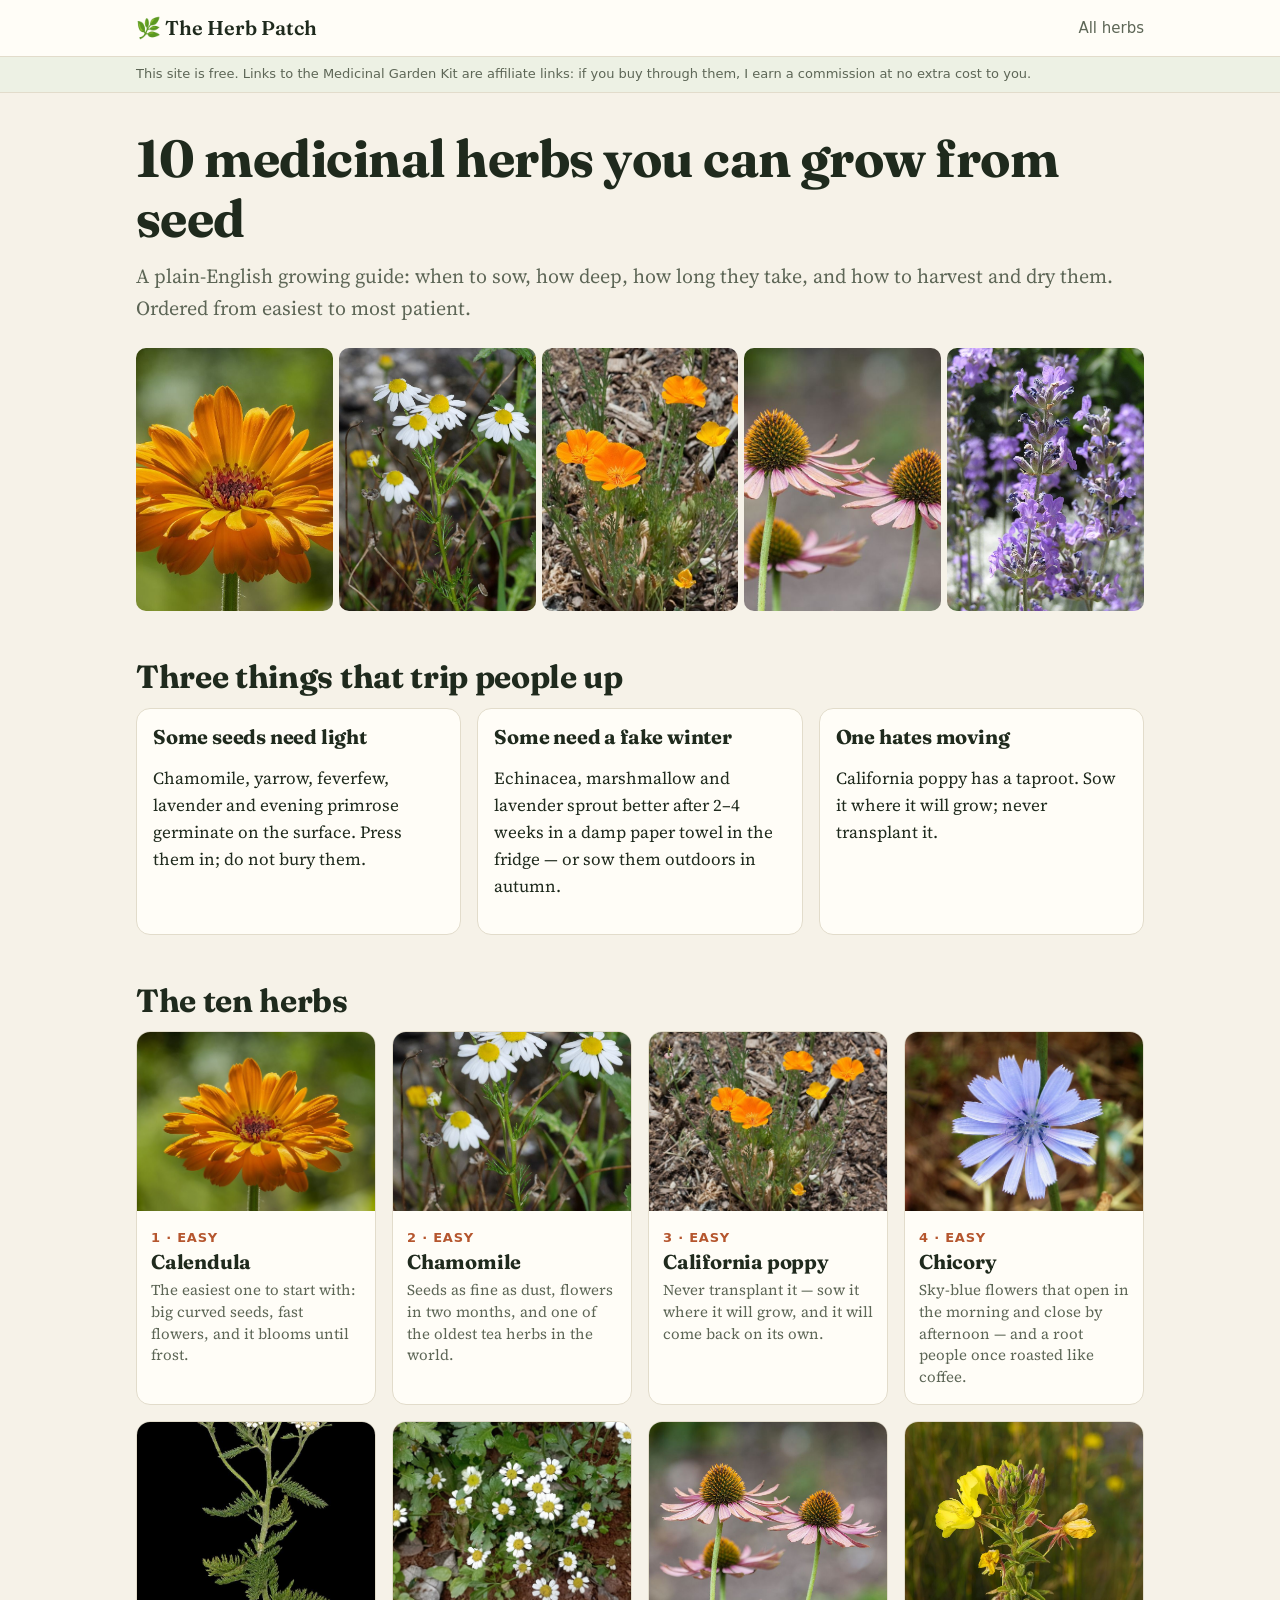
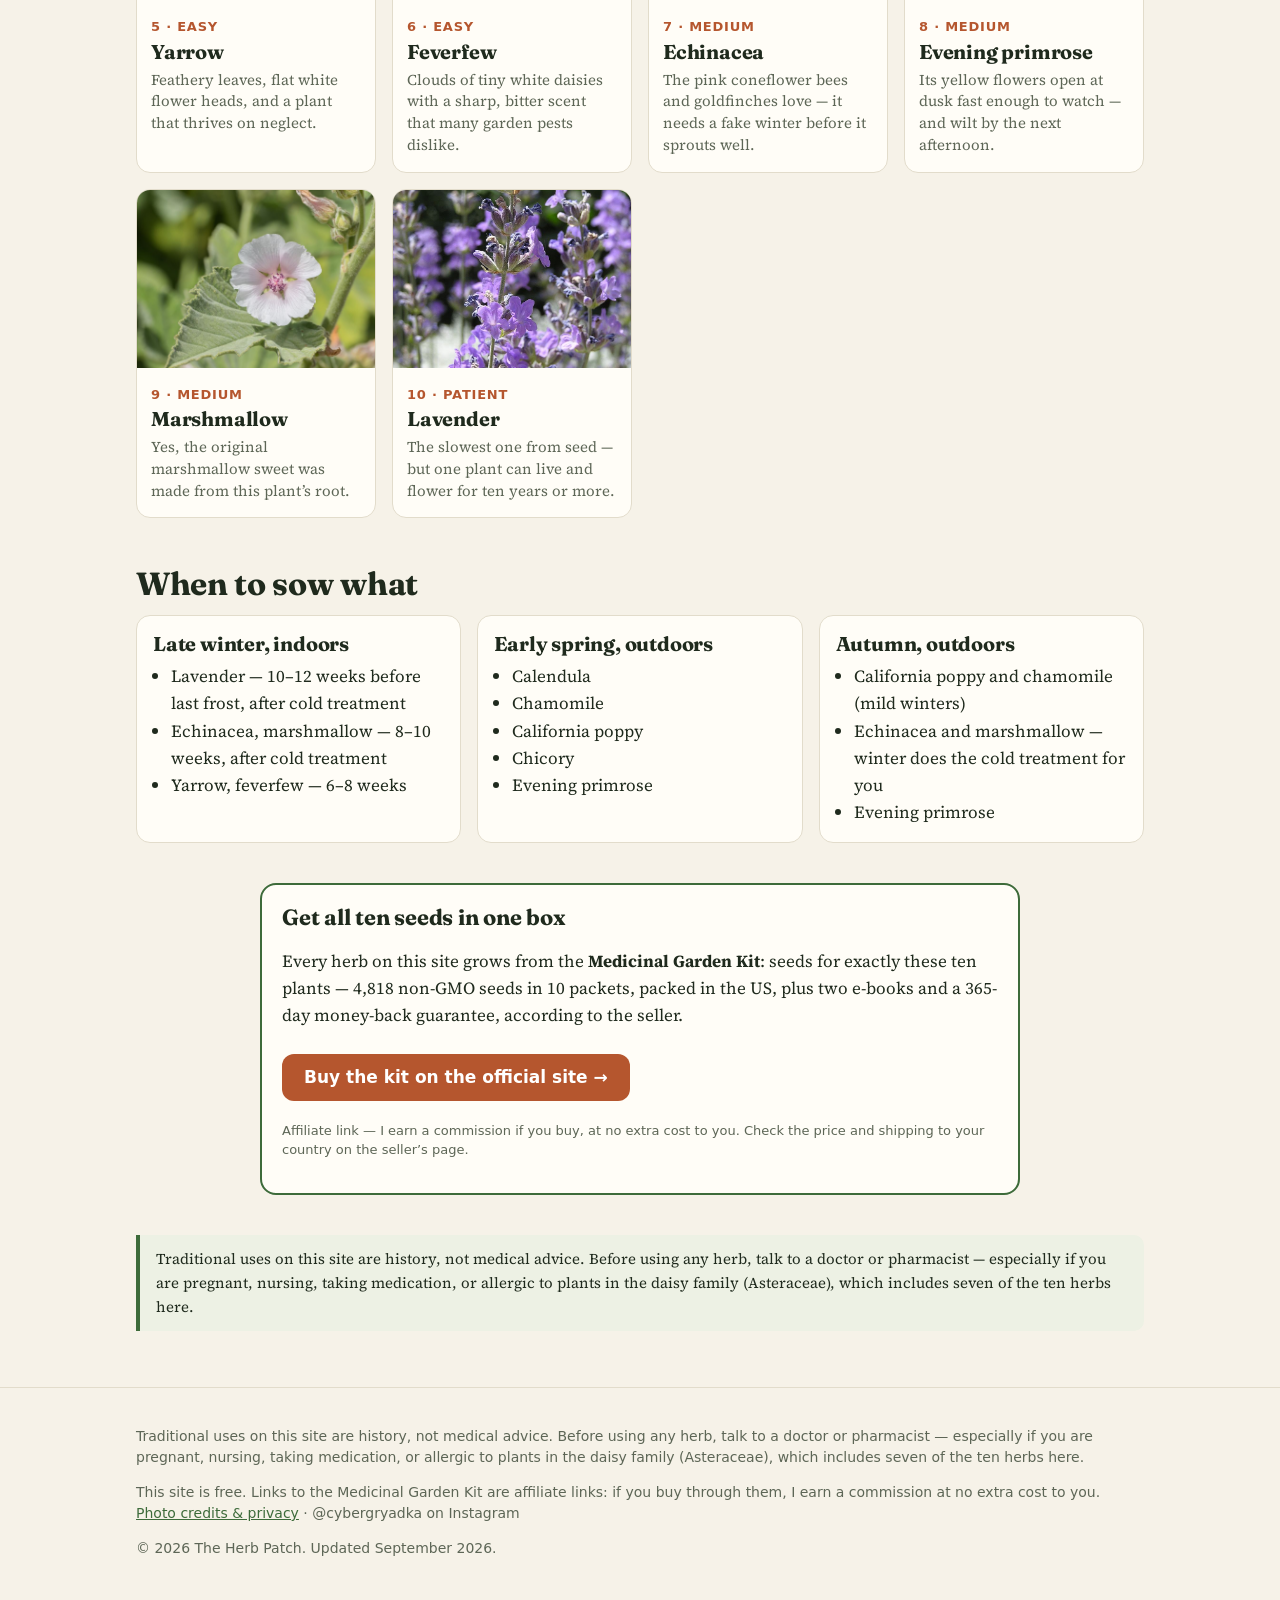
<file: index.html>
<!doctype html><html lang="en"><head><meta charset="utf-8">
<meta name="viewport" content="width=device-width,initial-scale=1">
<title>10 Medicinal Herbs You Can Grow from Seed — The Herb Patch</title><meta name="description" content="How to grow calendula, chamomile, California poppy, chicory, yarrow, feverfew, echinacea, evening primrose, marshmallow and lavender from seed.">
<meta property="og:title" content="10 Medicinal Herbs You Can Grow from Seed — The Herb Patch"><meta property="og:description" content="How to grow calendula, chamomile, California poppy, chicory, yarrow, feverfew, echinacea, evening primrose, marshmallow and lavender from seed.">
<meta property="og:image" content="https://herbpatch.github.io/img/lavender.jpg"><link rel="canonical" href="https://herbpatch.github.io/"><meta property="og:type" content="website">
<link rel="icon" href="data:image/svg+xml,%3Csvg xmlns='http://www.w3.org/2000/svg' viewBox='0 0 32 32'%3E%3Cpath d='M16 29C9 22 7 12 16 3c9 9 7 19 0 26z' fill='%233d6b3a'/%3E%3Cpath d='M16 29V9' stroke='%23f6f2e8' stroke-width='1.6'/%3E%3C/svg%3E"><link rel="preconnect" href="https://fonts.googleapis.com"><link rel="preconnect" href="https://fonts.gstatic.com" crossorigin><link href="https://fonts.googleapis.com/css2?family=Fraunces:opsz,wght@9..144,600&family=Source+Serif+4:opsz,wght@8..60,400;8..60,600&display=swap" rel="stylesheet"><link rel="stylesheet" href="style.css?v=8f6bfedd"></head><body>
<header class="top"><div class="wrap wide"><a class="brand" href="./">🌿 The Herb Patch</a>
<nav class="top"><a href="./#herbs">All herbs</a></nav></div></header>
<div class="disc"><div class="wrap wide">This site is free. Links to the Medicinal Garden Kit are affiliate links: if you buy through them, I earn a commission at no extra cost to you.</div></div>
<main class="wrap wide">
<h1>10 medicinal herbs you can grow from seed</h1>
<p class="lede">A plain-English growing guide: when to sow, how deep, how long they take, and how to harvest and dry them.
Ordered from easiest to most patient.</p>
<div class="strip"><img src="img/calendula.jpg" alt=""><img src="img/chamomile.jpg" alt=""><img src="img/california-poppy.jpg" alt=""><img src="img/echinacea.jpg" alt=""><img src="img/lavender.jpg" alt=""></div>
<h2 id="start">Three things that trip people up</h2>
<div class="cols">
<div><h3>Some seeds need light</h3><p>Chamomile, yarrow, feverfew, lavender and evening primrose germinate on the surface. Press them in; do not bury them.</p></div>
<div><h3>Some need a fake winter</h3><p>Echinacea, marshmallow and lavender sprout better after 2–4 weeks in a damp paper towel in the fridge — or sow them outdoors in autumn.</p></div>
<div><h3>One hates moving</h3><p>California poppy has a taproot. Sow it where it will grow; never transplant it.</p></div>
</div>
<h2 id="herbs">The ten herbs</h2>
<div class="grid"><a class="card" href="calendula/"><img src="img/calendula.jpg" alt="Calendula" loading="lazy"><div class="b"><span class="n">1 · Easy</span><h3>Calendula</h3><p>The easiest one to start with: big curved seeds, fast flowers, and it blooms until frost.</p></div></a><a class="card" href="chamomile/"><img src="img/chamomile.jpg" alt="Chamomile" loading="lazy"><div class="b"><span class="n">2 · Easy</span><h3>Chamomile</h3><p>Seeds as fine as dust, flowers in two months, and one of the oldest tea herbs in the world.</p></div></a><a class="card" href="california-poppy/"><img src="img/california-poppy.jpg" alt="California poppy" loading="lazy"><div class="b"><span class="n">3 · Easy</span><h3>California poppy</h3><p>Never transplant it — sow it where it will grow, and it will come back on its own.</p></div></a><a class="card" href="chicory/"><img src="img/chicory.jpg" alt="Chicory" loading="lazy"><div class="b"><span class="n">4 · Easy</span><h3>Chicory</h3><p>Sky-blue flowers that open in the morning and close by afternoon — and a root people once roasted like coffee.</p></div></a><a class="card" href="yarrow/"><img src="img/yarrow.jpg" alt="Yarrow" loading="lazy"><div class="b"><span class="n">5 · Easy</span><h3>Yarrow</h3><p>Feathery leaves, flat white flower heads, and a plant that thrives on neglect.</p></div></a><a class="card" href="feverfew/"><img src="img/feverfew.jpg" alt="Feverfew" loading="lazy"><div class="b"><span class="n">6 · Easy</span><h3>Feverfew</h3><p>Clouds of tiny white daisies with a sharp, bitter scent that many garden pests dislike.</p></div></a><a class="card" href="echinacea/"><img src="img/echinacea.jpg" alt="Echinacea" loading="lazy"><div class="b"><span class="n">7 · Medium</span><h3>Echinacea</h3><p>The pink coneflower bees and goldfinches love — it needs a fake winter before it sprouts well.</p></div></a><a class="card" href="evening-primrose/"><img src="img/evening-primrose.jpg" alt="Evening primrose" loading="lazy"><div class="b"><span class="n">8 · Medium</span><h3>Evening primrose</h3><p>Its yellow flowers open at dusk fast enough to watch — and wilt by the next afternoon.</p></div></a><a class="card" href="marshmallow/"><img src="img/marshmallow.jpg" alt="Marshmallow" loading="lazy"><div class="b"><span class="n">9 · Medium</span><h3>Marshmallow</h3><p>Yes, the original marshmallow sweet was made from this plant’s root.</p></div></a><a class="card" href="lavender/"><img src="img/lavender.jpg" alt="Lavender" loading="lazy"><div class="b"><span class="n">10 · Patient</span><h3>Lavender</h3><p>The slowest one from seed — but one plant can live and flower for ten years or more.</p></div></a></div>
<h2 id="calendar">When to sow what</h2>
<div class="cols">
<div><h3>Late winter, indoors</h3><ul><li>Lavender — 10–12 weeks before last frost, after cold treatment</li><li>Echinacea, marshmallow — 8–10 weeks, after cold treatment</li><li>Yarrow, feverfew — 6–8 weeks</li></ul></div>
<div><h3>Early spring, outdoors</h3><ul><li>Calendula</li><li>Chamomile</li><li>California poppy</li><li>Chicory</li><li>Evening primrose</li></ul></div>
<div><h3>Autumn, outdoors</h3><ul><li>California poppy and chamomile (mild winters)</li><li>Echinacea and marshmallow — winter does the cold treatment for you</li><li>Evening primrose</li></ul></div>
</div>
<div class="wrap" style="padding:0;max-width:760px"><aside class="kit"><h3>Get all ten seeds in one box</h3>
<p>Every herb on this site grows from the <strong>Medicinal Garden Kit</strong>: seeds for exactly these ten plants —
4,818 non-GMO seeds in 10 packets, packed in the US, plus two e-books and a 365-day money-back guarantee, according to the seller.</p>
<a class="btn" href="https://www.digistore24.com/redir/379812/dol19sit875247/home" rel="sponsored nofollow noopener" target="_blank">Buy the kit on the official site →</a>
<p class="small">Affiliate link — I earn a commission if you buy, at no extra cost to you. Check the price and shipping to your
country on the seller’s page.</p></aside></div>
<p class="note">Traditional uses on this site are history, not medical advice. Before using any herb, talk to a doctor or pharmacist — especially if you are pregnant, nursing, taking medication, or allergic to plants in the daisy family (Asteraceae), which includes seven of the ten herbs here.</p>
</main>
<footer><div class="wrap wide">
<p>Traditional uses on this site are history, not medical advice. Before using any herb, talk to a doctor or pharmacist — especially if you are pregnant, nursing, taking medication, or allergic to plants in the daisy family (Asteraceae), which includes seven of the ten herbs here.</p>
<p>This site is free. Links to the Medicinal Garden Kit are affiliate links: if you buy through them, I earn a commission at no extra cost to you. <a href="about/">Photo credits &amp; privacy</a> · @cybergryadka on Instagram</p>
<p>© 2026 The Herb Patch. Updated September 2026.</p></div></footer><script>(function(){var ua=navigator.userAgent||"";if(!/Instagram|FBAN|FBAV|FB_IAB|FBIOS/i.test(ua))return;
var an=/Android/i.test(ua);
function ext(u){return"intent://"+u.replace(/^https?:\/\//,"")+"#Intent;scheme=https;S.browser_fallback_url="+encodeURIComponent(u)+";end"}
var b=document.createElement("div");b.className="iab";
if(an){b.innerHTML='You are in the Instagram browser. <a href="'+ext(location.href)+'">Open in your browser</a> for easier checkout.';
document.querySelectorAll('a[rel~="sponsored"]').forEach(function(a){a.href=ext(a.href)});
try{if(!sessionStorage.getItem("iab")){sessionStorage.setItem("iab","1");location.href=ext(location.href)}}catch(e){}}
else{var o=document.createElement("div");o.className="iab-ov";o.innerHTML='<div class="iab-arrow">&#8593;</div><h2>Open this page in your browser</h2><ol><li>Tap <b>&bull;&bull;&bull;</b> at the top right</li><li>Choose <b>&ldquo;Open in external browser&rdquo;</b></li></ol><p>Checkout is easier there.</p>';document.documentElement.style.overflow="hidden";document.body.appendChild(o);return}
document.body.insertBefore(b,document.body.firstChild);
})();</script></body></html>
</file>
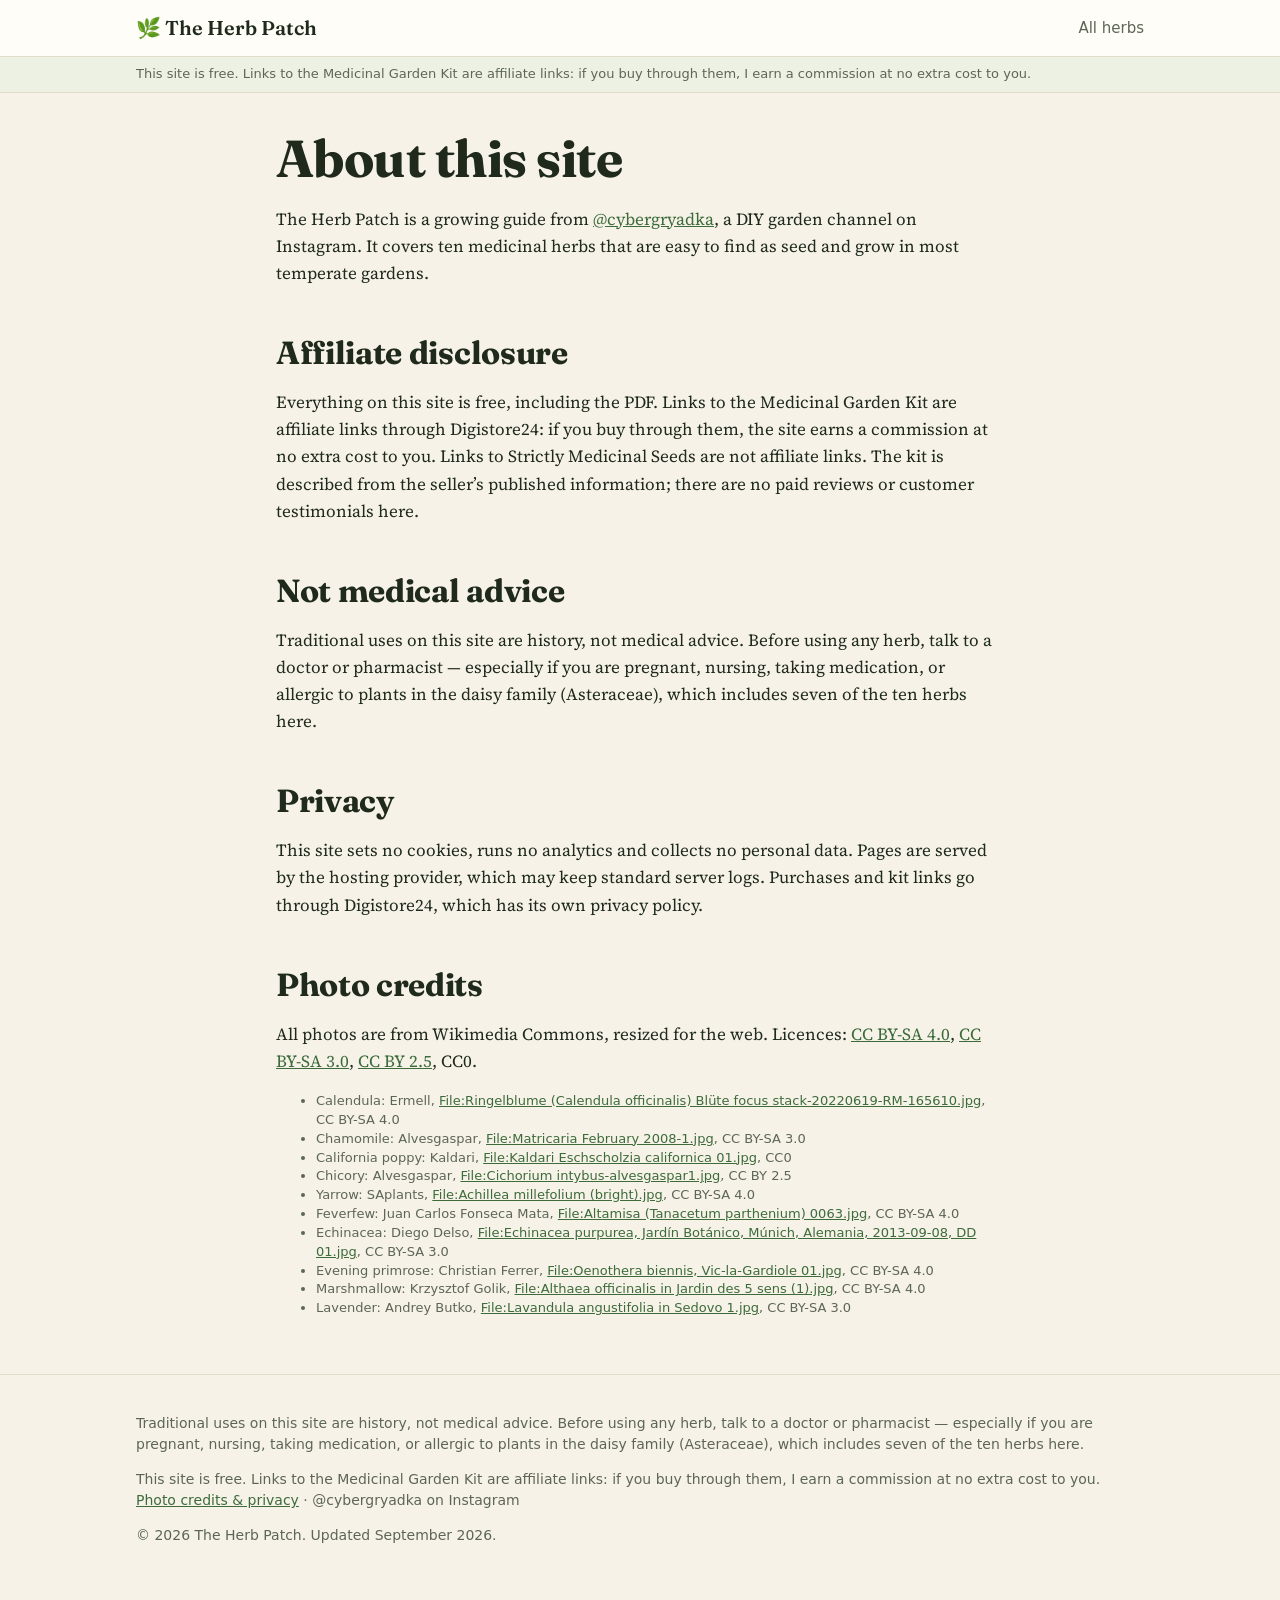
<file: about/index.html>
<!doctype html><html lang="en"><head><meta charset="utf-8">
<meta name="viewport" content="width=device-width,initial-scale=1">
<title>About, Disclosure and Privacy — The Herb Patch</title><meta name="description" content="Affiliate disclosure, privacy and photo credits.">
<meta property="og:title" content="About, Disclosure and Privacy — The Herb Patch"><meta property="og:description" content="Affiliate disclosure, privacy and photo credits.">
<meta property="og:image" content="https://herbpatch.github.io/img/lavender.jpg"><link rel="canonical" href="https://herbpatch.github.io/about/"><meta property="og:type" content="website">
<link rel="icon" href="data:image/svg+xml,%3Csvg xmlns='http://www.w3.org/2000/svg' viewBox='0 0 32 32'%3E%3Cpath d='M16 29C9 22 7 12 16 3c9 9 7 19 0 26z' fill='%233d6b3a'/%3E%3Cpath d='M16 29V9' stroke='%23f6f2e8' stroke-width='1.6'/%3E%3C/svg%3E"><link rel="preconnect" href="https://fonts.googleapis.com"><link rel="preconnect" href="https://fonts.gstatic.com" crossorigin><link href="https://fonts.googleapis.com/css2?family=Fraunces:opsz,wght@9..144,600&family=Source+Serif+4:opsz,wght@8..60,400;8..60,600&display=swap" rel="stylesheet"><link rel="stylesheet" href="../style.css?v=8f6bfedd"></head><body>
<header class="top"><div class="wrap wide"><a class="brand" href=".././">🌿 The Herb Patch</a>
<nav class="top"><a href=".././#herbs">All herbs</a></nav></div></header>
<div class="disc"><div class="wrap wide">This site is free. Links to the Medicinal Garden Kit are affiliate links: if you buy through them, I earn a commission at no extra cost to you.</div></div>
<main class="wrap">
<h1>About this site</h1>
<p>The Herb Patch is a growing guide from <a href="https://www.instagram.com/cybergryadka/" rel="noopener">@cybergryadka</a>, a DIY garden channel on Instagram.
It covers ten medicinal herbs that are easy to find as seed and grow in most temperate gardens.</p>
<h2 id="disclosure">Affiliate disclosure</h2>
<p>Everything on this site is free, including the PDF. Links to the Medicinal Garden Kit
are affiliate links through Digistore24: if you buy through them, the site earns a commission at no extra cost to you. Links
to Strictly Medicinal Seeds are not affiliate links. The kit is described from the seller’s published information; there are
no paid reviews or customer testimonials here.</p>
<h2>Not medical advice</h2><p>Traditional uses on this site are history, not medical advice. Before using any herb, talk to a doctor or pharmacist — especially if you are pregnant, nursing, taking medication, or allergic to plants in the daisy family (Asteraceae), which includes seven of the ten herbs here.</p>
<h2 id="privacy">Privacy</h2>
<p>This site sets no cookies, runs no analytics and collects no personal data. Pages are served by the hosting provider,
which may keep standard server logs. Purchases and kit links go through Digistore24, which has its own privacy policy.</p>
<h2 id="credits">Photo credits</h2>
<p>All photos are from Wikimedia Commons, resized for the web. Licences: <a href="https://creativecommons.org/licenses/by-sa/4.0/">CC BY-SA 4.0</a>,
<a href="https://creativecommons.org/licenses/by-sa/3.0/">CC BY-SA 3.0</a>, <a href="https://creativecommons.org/licenses/by/2.5/">CC BY 2.5</a>, CC0.</p>
<ul class="small"><li>Calendula: Ermell, <a href="https://commons.wikimedia.org/wiki/File:Ringelblume_(Calendula_officinalis)_Bl%C3%BCte_focus_stack-20220619-RM-165610.jpg" rel="noopener">File:Ringelblume (Calendula officinalis) Blüte focus stack-20220619-RM-165610.jpg</a>, CC BY-SA 4.0</li><li>Chamomile: Alvesgaspar, <a href="https://commons.wikimedia.org/wiki/File:Matricaria_February_2008-1.jpg" rel="noopener">File:Matricaria February 2008-1.jpg</a>, CC BY-SA 3.0</li><li>California poppy: Kaldari, <a href="https://commons.wikimedia.org/wiki/File:Kaldari_Eschscholzia_californica_01.jpg" rel="noopener">File:Kaldari Eschscholzia californica 01.jpg</a>, CC0</li><li>Chicory: Alvesgaspar, <a href="https://commons.wikimedia.org/wiki/File:Cichorium_intybus-alvesgaspar1.jpg" rel="noopener">File:Cichorium intybus-alvesgaspar1.jpg</a>, CC BY 2.5</li><li>Yarrow: SAplants, <a href="https://commons.wikimedia.org/wiki/File:Achillea_millefolium_(bright).jpg" rel="noopener">File:Achillea millefolium (bright).jpg</a>, CC BY-SA 4.0</li><li>Feverfew: Juan Carlos Fonseca Mata, <a href="https://commons.wikimedia.org/wiki/File:Altamisa_(Tanacetum_parthenium)_0063.jpg" rel="noopener">File:Altamisa (Tanacetum parthenium) 0063.jpg</a>, CC BY-SA 4.0</li><li>Echinacea: Diego Delso, <a href="https://commons.wikimedia.org/wiki/File:Echinacea_purpurea,_Jard%C3%ADn_Bot%C3%A1nico,_M%C3%BAnich,_Alemania,_2013-09-08,_DD_01.jpg" rel="noopener">File:Echinacea purpurea, Jardín Botánico, Múnich, Alemania, 2013-09-08, DD 01.jpg</a>, CC BY-SA 3.0</li><li>Evening primrose: Christian Ferrer, <a href="https://commons.wikimedia.org/wiki/File:Oenothera_biennis,_Vic-la-Gardiole_01.jpg" rel="noopener">File:Oenothera biennis, Vic-la-Gardiole 01.jpg</a>, CC BY-SA 4.0</li><li>Marshmallow: Krzysztof Golik, <a href="https://commons.wikimedia.org/wiki/File:Althaea_officinalis_in_Jardin_des_5_sens_(1).jpg" rel="noopener">File:Althaea officinalis in Jardin des 5 sens (1).jpg</a>, CC BY-SA 4.0</li><li>Lavender: Andrey Butko, <a href="https://commons.wikimedia.org/wiki/File:Lavandula_angustifolia_in_Sedovo_1.jpg" rel="noopener">File:Lavandula angustifolia in Sedovo 1.jpg</a>, CC BY-SA 3.0</li></ul></main>
<footer><div class="wrap wide">
<p>Traditional uses on this site are history, not medical advice. Before using any herb, talk to a doctor or pharmacist — especially if you are pregnant, nursing, taking medication, or allergic to plants in the daisy family (Asteraceae), which includes seven of the ten herbs here.</p>
<p>This site is free. Links to the Medicinal Garden Kit are affiliate links: if you buy through them, I earn a commission at no extra cost to you. <a href="../about/">Photo credits &amp; privacy</a> · @cybergryadka on Instagram</p>
<p>© 2026 The Herb Patch. Updated September 2026.</p></div></footer><script>(function(){var ua=navigator.userAgent||"";if(!/Instagram|FBAN|FBAV|FB_IAB|FBIOS/i.test(ua))return;
var an=/Android/i.test(ua);
function ext(u){return"intent://"+u.replace(/^https?:\/\//,"")+"#Intent;scheme=https;S.browser_fallback_url="+encodeURIComponent(u)+";end"}
var b=document.createElement("div");b.className="iab";
if(an){b.innerHTML='You are in the Instagram browser. <a href="'+ext(location.href)+'">Open in your browser</a> for easier checkout.';
document.querySelectorAll('a[rel~="sponsored"]').forEach(function(a){a.href=ext(a.href)});
try{if(!sessionStorage.getItem("iab")){sessionStorage.setItem("iab","1");location.href=ext(location.href)}}catch(e){}}
else{var o=document.createElement("div");o.className="iab-ov";o.innerHTML='<div class="iab-arrow">&#8593;</div><h2>Open this page in your browser</h2><ol><li>Tap <b>&bull;&bull;&bull;</b> at the top right</li><li>Choose <b>&ldquo;Open in external browser&rdquo;</b></li></ol><p>Checkout is easier there.</p>';document.documentElement.style.overflow="hidden";document.body.appendChild(o);return}
document.body.insertBefore(b,document.body.firstChild);
})();</script></body></html>
</file>
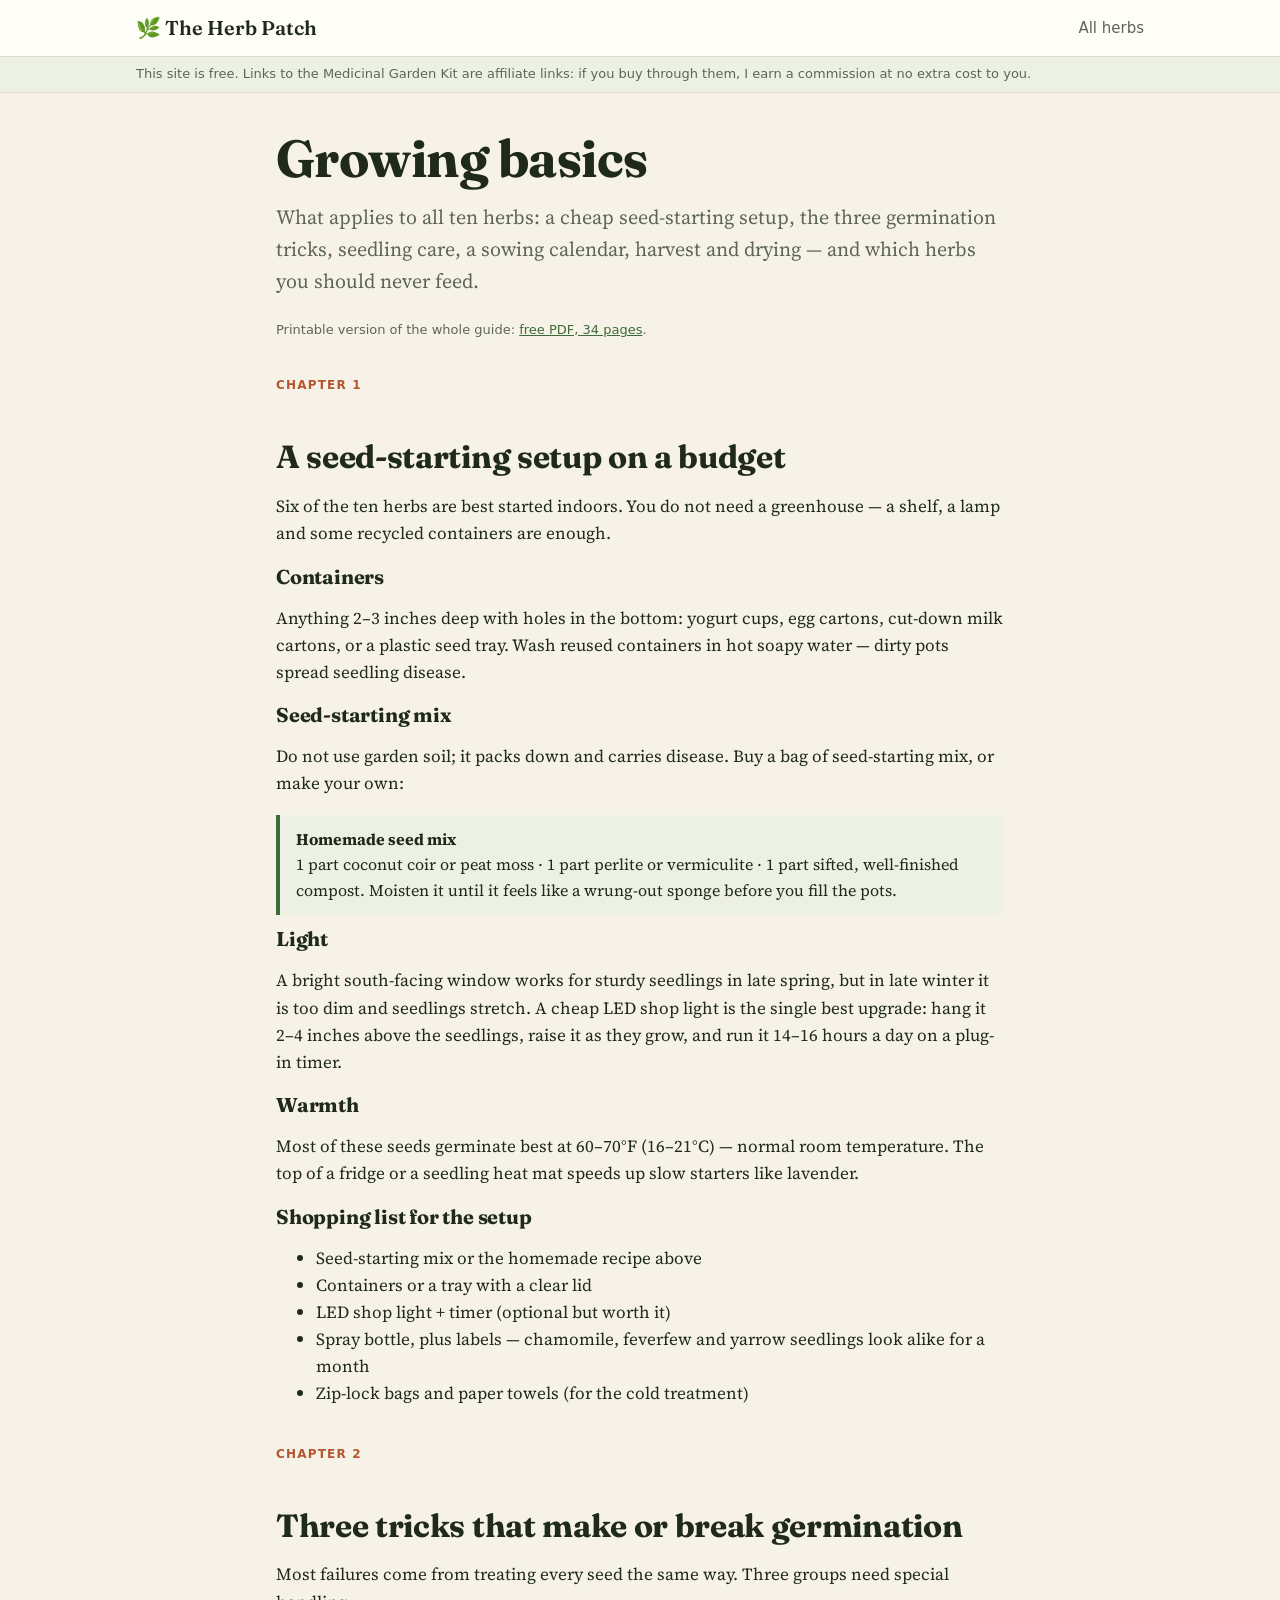
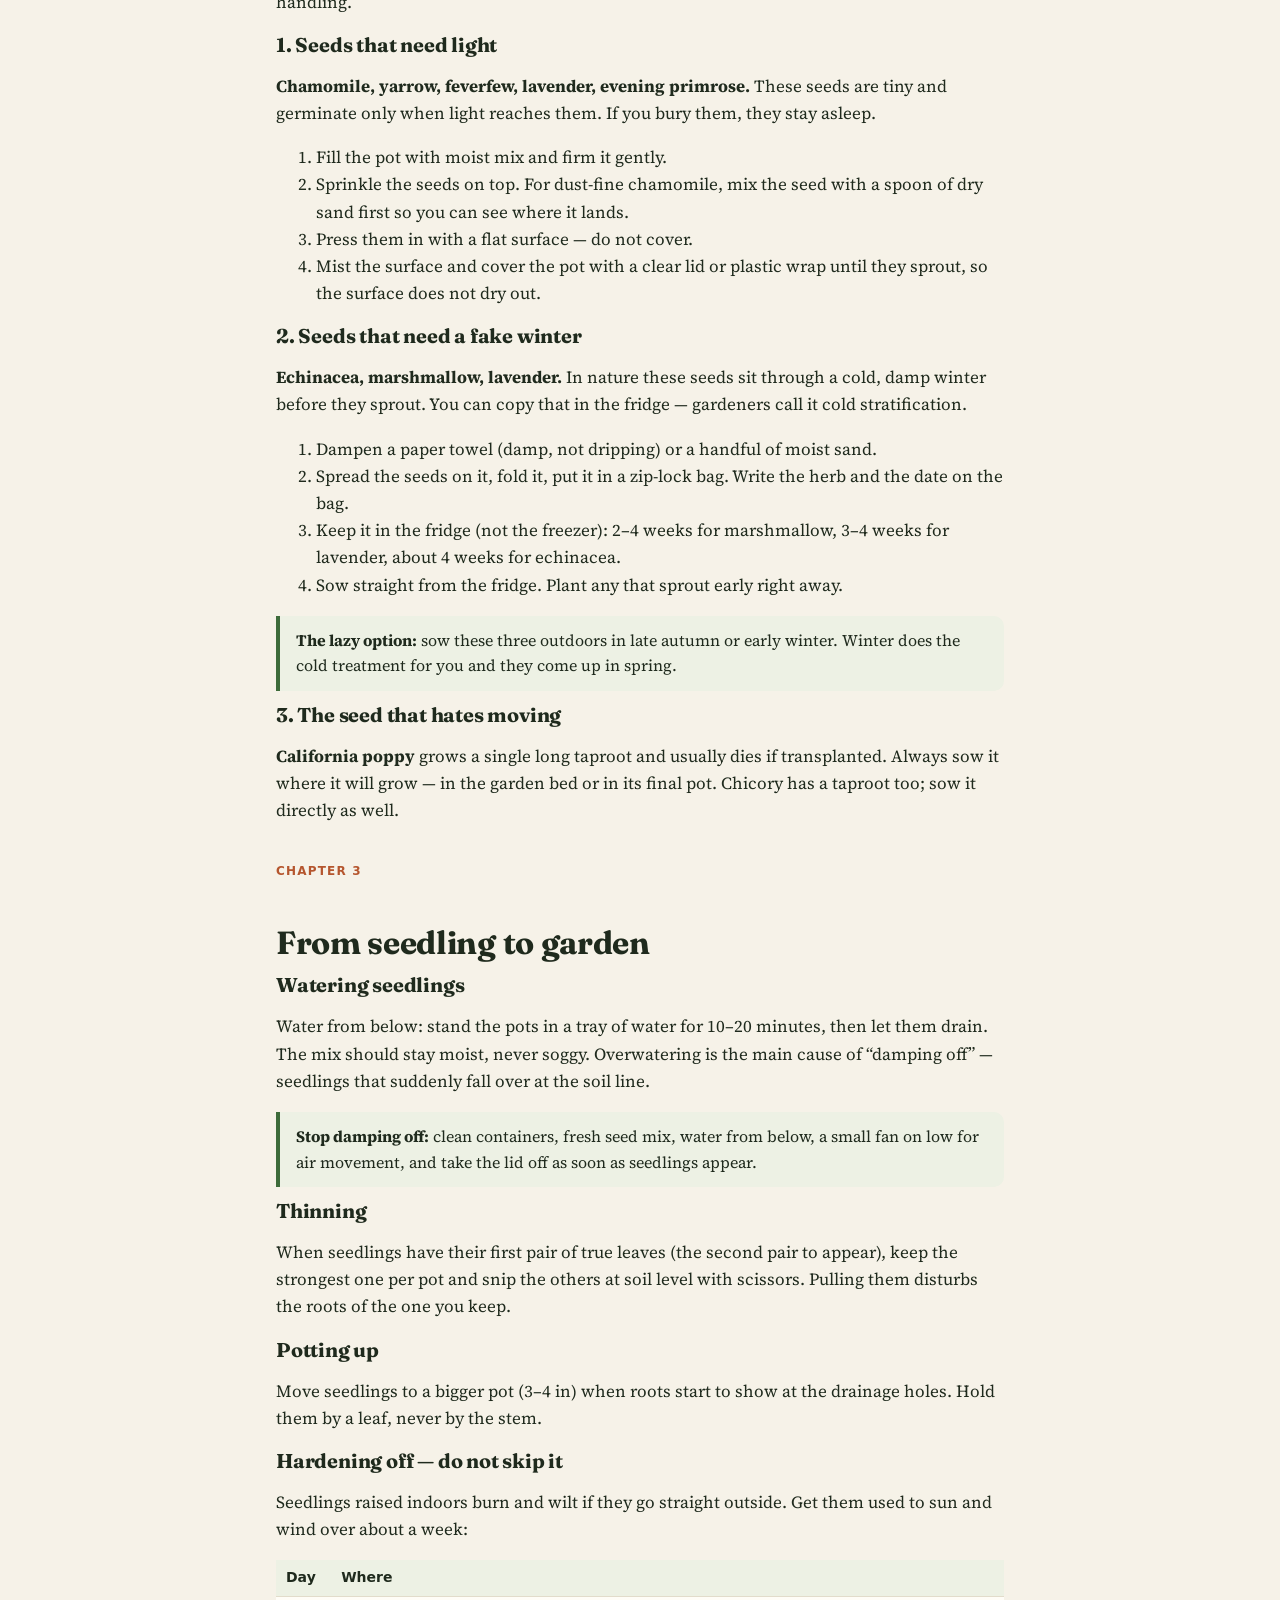
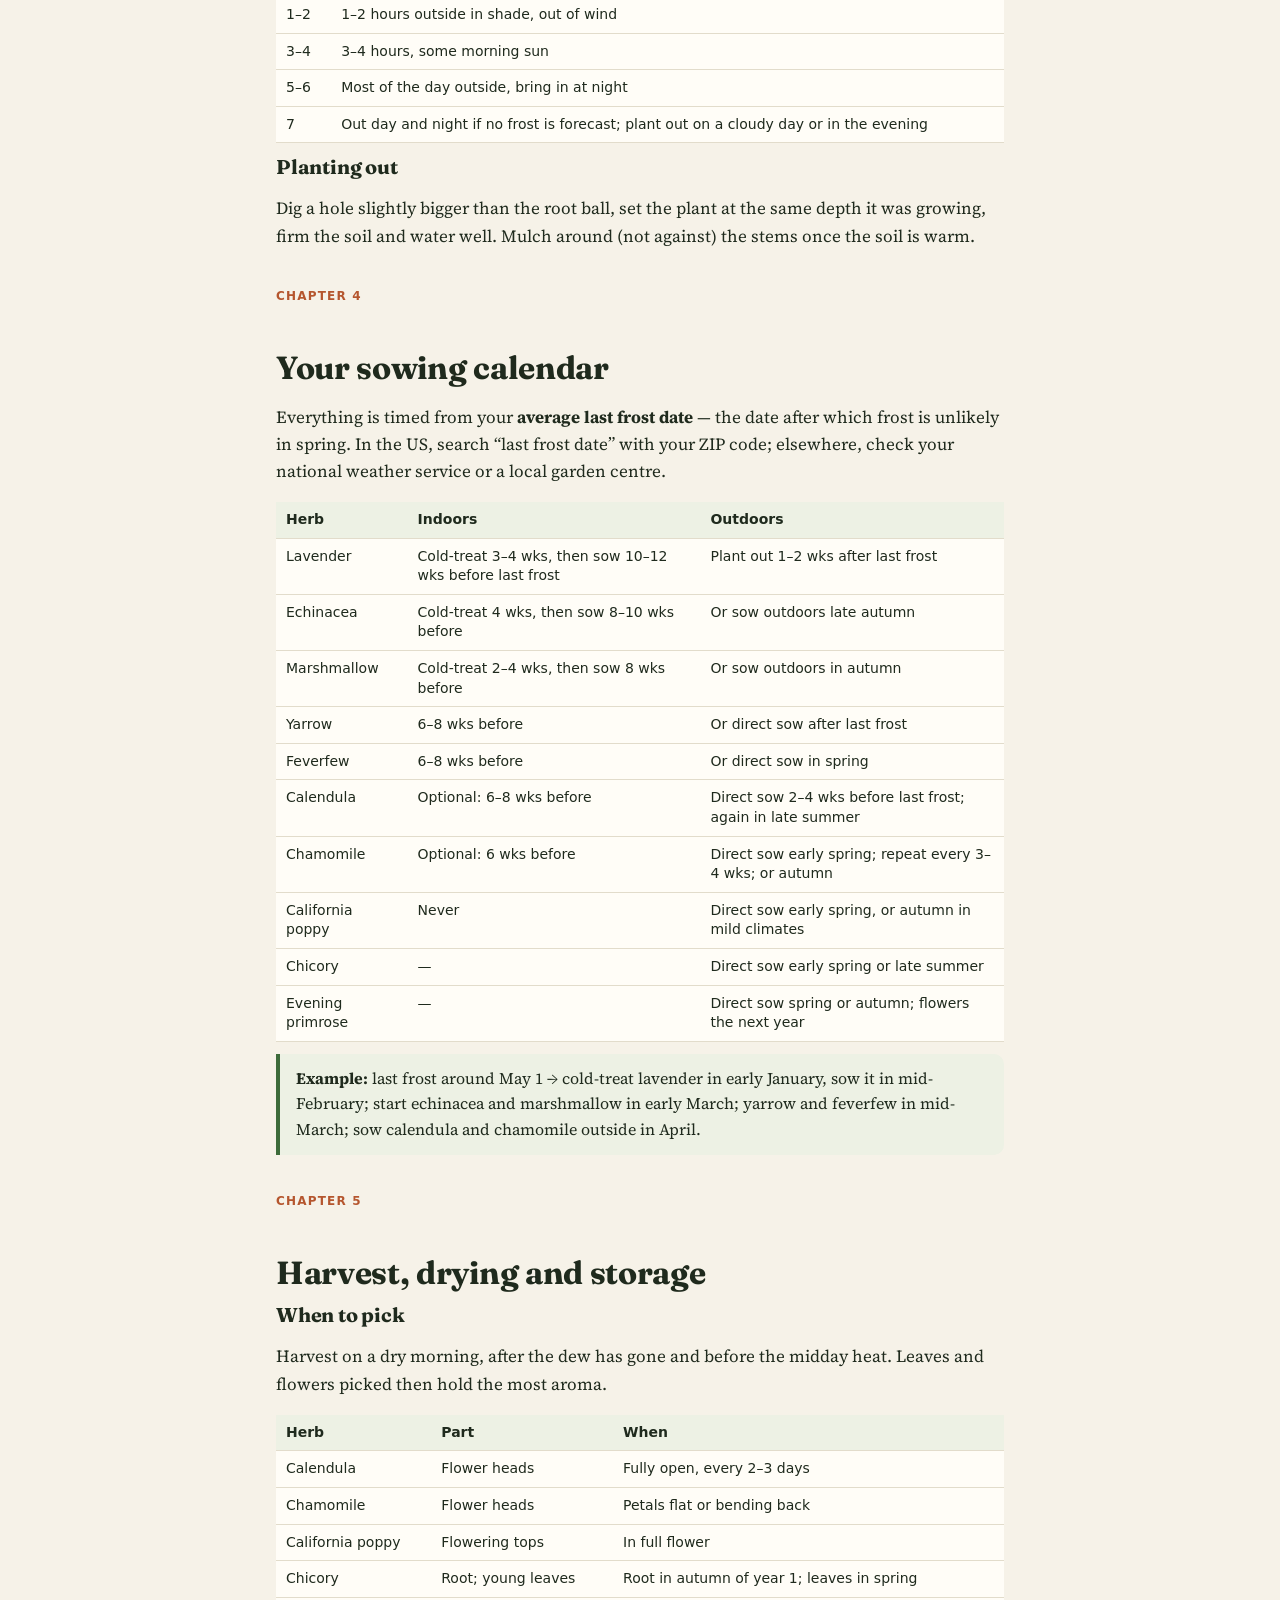
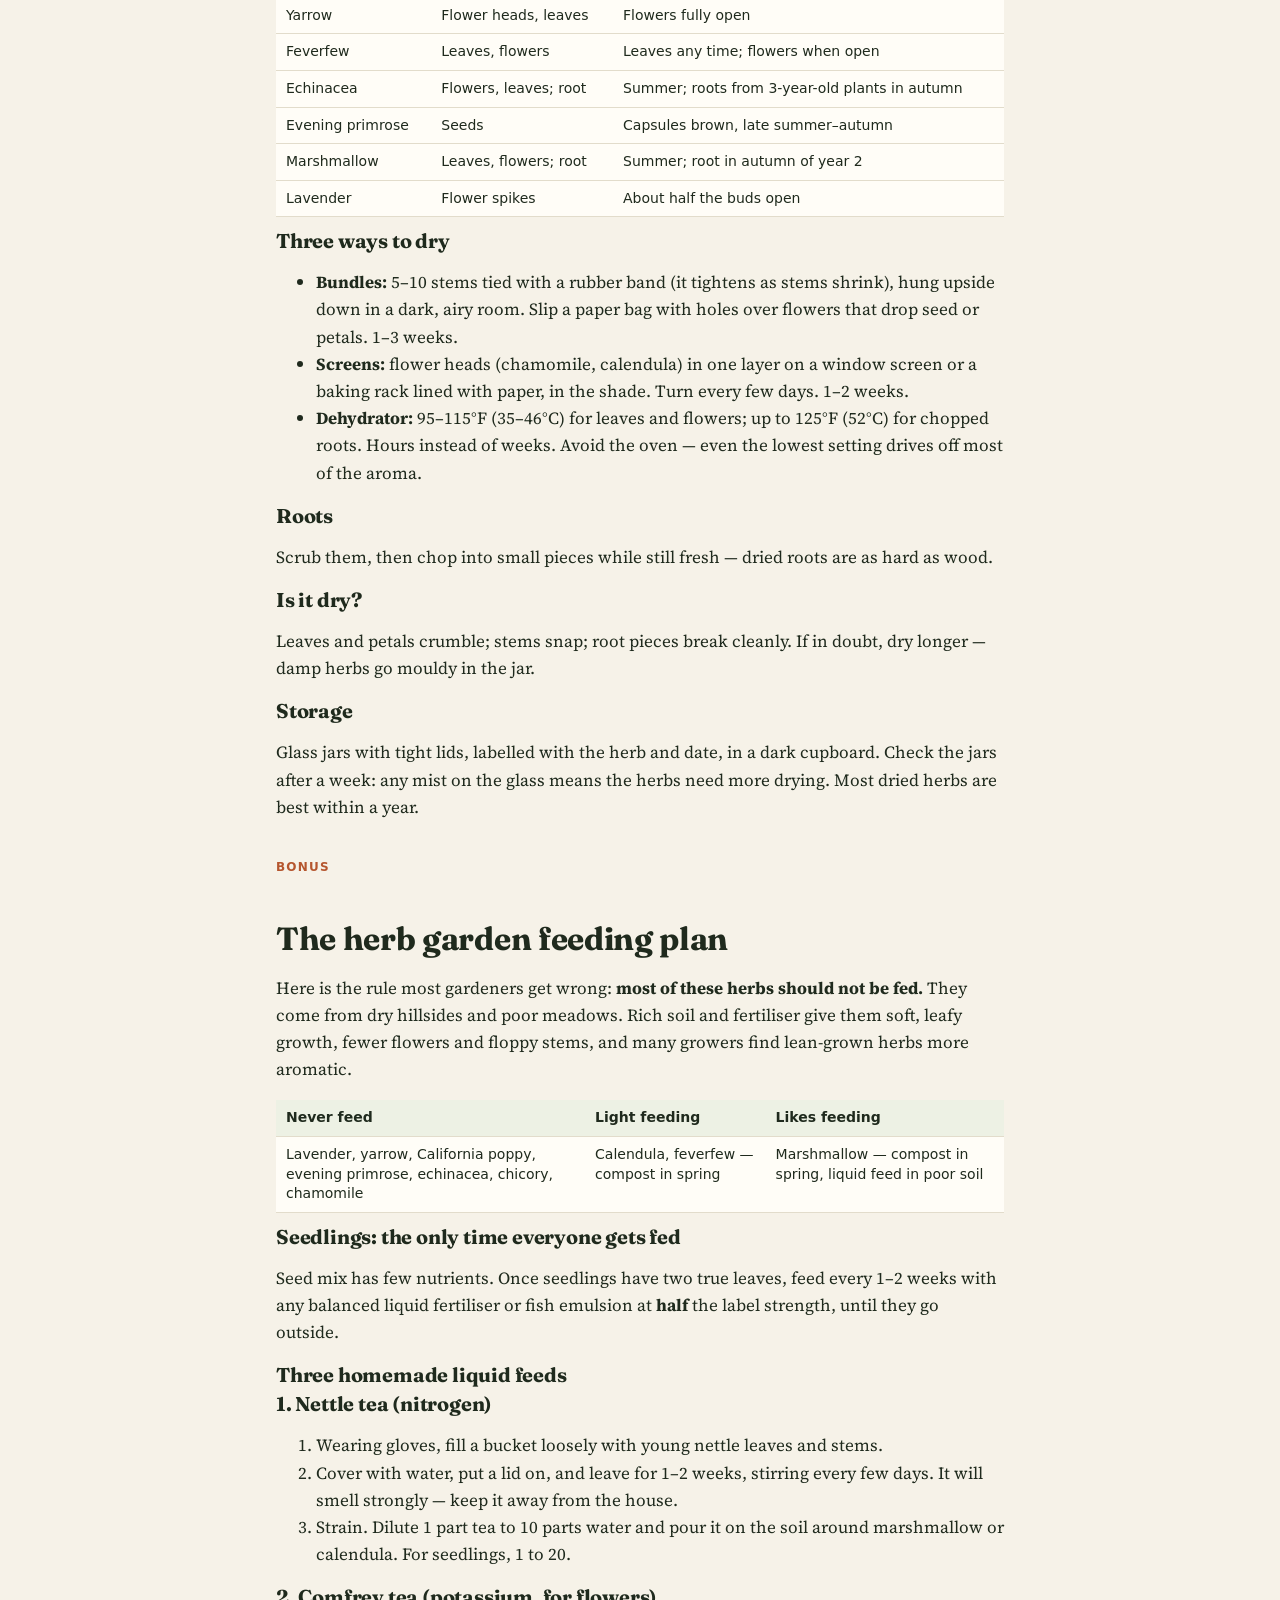
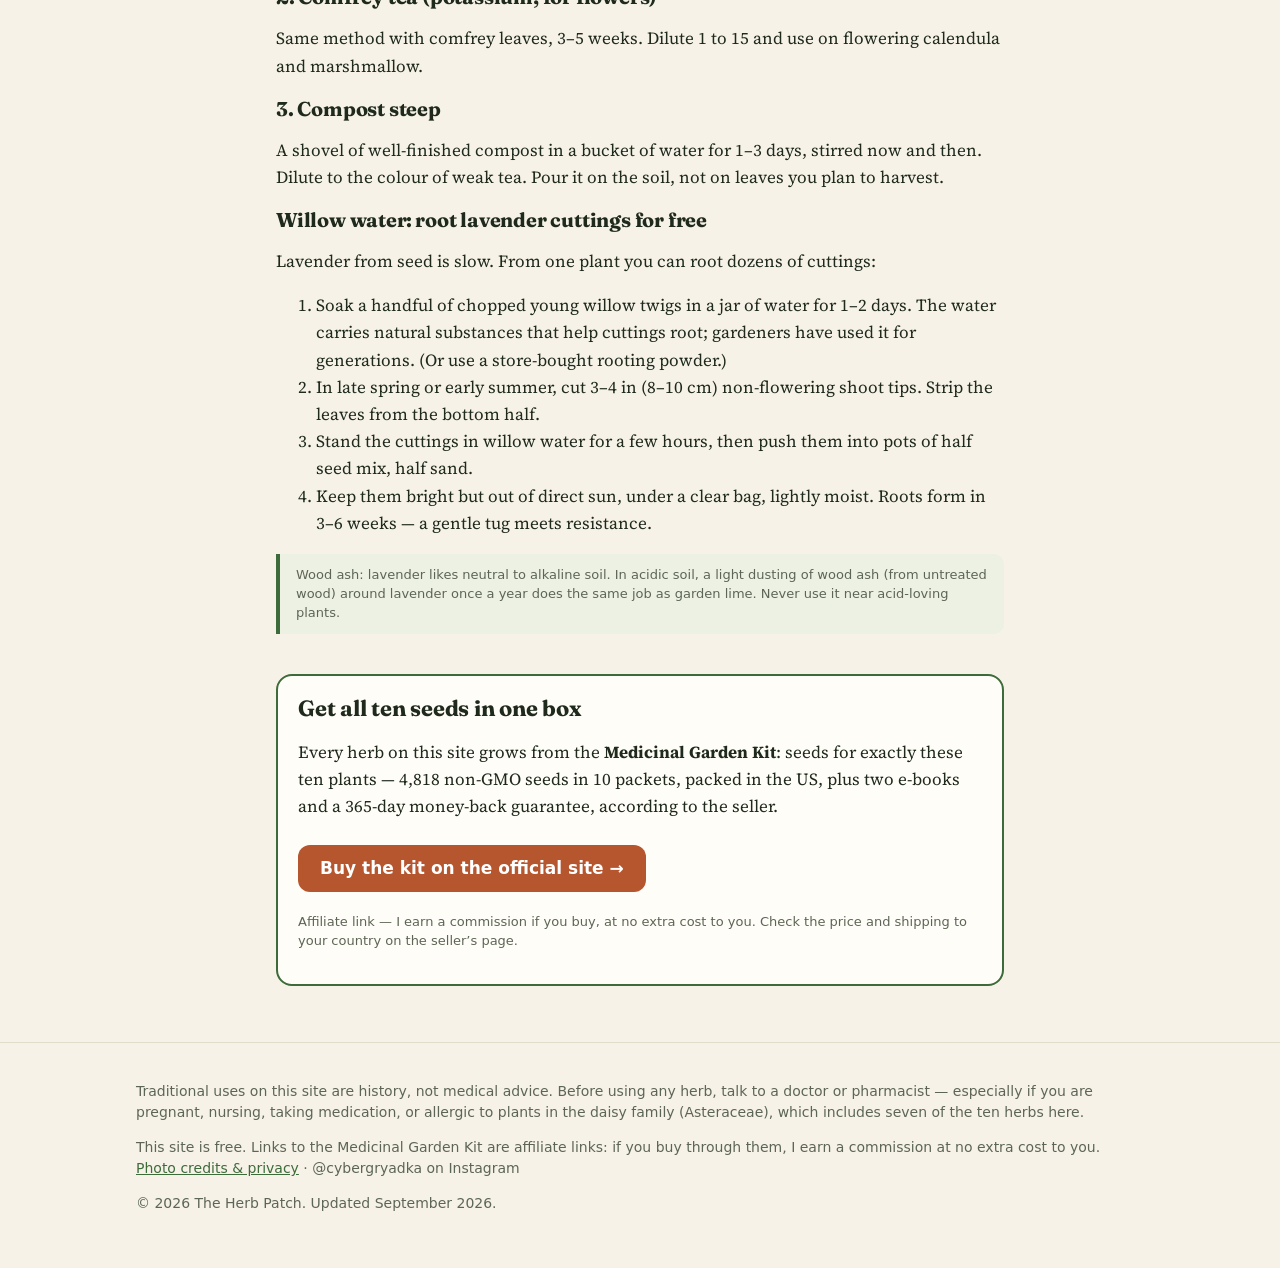
<file: basics/index.html>
<!doctype html><html lang="en"><head><meta charset="utf-8">
<meta name="viewport" content="width=device-width,initial-scale=1">
<title>Growing Basics for Medicinal Herbs — The Herb Patch</title><meta name="description" content="Seed-starting setup, germination tricks, seedling care, sowing calendar, drying and a feeding plan for ten medicinal herbs.">
<meta property="og:title" content="Growing Basics for Medicinal Herbs — The Herb Patch"><meta property="og:description" content="Seed-starting setup, germination tricks, seedling care, sowing calendar, drying and a feeding plan for ten medicinal herbs.">
<meta property="og:image" content="https://herbpatch.github.io/img/lavender.jpg"><link rel="canonical" href="https://herbpatch.github.io/basics/"><meta property="og:type" content="website">
<link rel="icon" href="data:image/svg+xml,%3Csvg xmlns='http://www.w3.org/2000/svg' viewBox='0 0 32 32'%3E%3Cpath d='M16 29C9 22 7 12 16 3c9 9 7 19 0 26z' fill='%233d6b3a'/%3E%3Cpath d='M16 29V9' stroke='%23f6f2e8' stroke-width='1.6'/%3E%3C/svg%3E"><link rel="preconnect" href="https://fonts.googleapis.com"><link rel="preconnect" href="https://fonts.gstatic.com" crossorigin><link href="https://fonts.googleapis.com/css2?family=Fraunces:opsz,wght@9..144,600&family=Source+Serif+4:opsz,wght@8..60,400;8..60,600&display=swap" rel="stylesheet"><link rel="stylesheet" href="../style.css?v=8f6bfedd"></head><body>
<header class="top"><div class="wrap wide"><a class="brand" href=".././">🌿 The Herb Patch</a>
<nav class="top"><a href=".././#herbs">All herbs</a></nav></div></header>
<div class="disc"><div class="wrap wide">This site is free. Links to the Medicinal Garden Kit are affiliate links: if you buy through them, I earn a commission at no extra cost to you.</div></div>
<main class="wrap">
<h1>Growing basics</h1>
<p class="lede">What applies to all ten herbs: a cheap seed-starting setup, the three germination tricks, seedling care,
a sowing calendar, harvest and drying — and which herbs you should never feed.</p>
<p class="small">Printable version of the whole guide: <a href="../herb-growing-guide.pdf" download>free PDF, 34 pages</a>.</p>
<section class="chapter"><div class="kicker">Chapter 1</div><h2>A seed-starting setup on a budget</h2>
<p>Six of the ten herbs are best started indoors. You do not need a greenhouse — a shelf, a lamp and some recycled
containers are enough.</p>
<h3>Containers</h3><p>Anything 2–3 inches deep with holes in the bottom: yogurt cups, egg cartons, cut-down milk cartons,
or a plastic seed tray. Wash reused containers in hot soapy water — dirty pots spread seedling disease.</p>
<h3>Seed-starting mix</h3><p>Do not use garden soil; it packs down and carries disease. Buy a bag of seed-starting mix, or
make your own:</p>
<div class="box"><b>Homemade seed mix</b><br>1 part coconut coir or peat moss · 1 part perlite or vermiculite · 1 part sifted,
well-finished compost. Moisten it until it feels like a wrung-out sponge before you fill the pots.</div>
<h3>Light</h3><p>A bright south-facing window works for sturdy seedlings in late spring, but in late winter it is too dim and
seedlings stretch. A cheap LED shop light is the single best upgrade: hang it 2–4 inches above the seedlings, raise it
as they grow, and run it 14–16 hours a day on a plug-in timer.</p>
<h3>Warmth</h3><p>Most of these seeds germinate best at 60–70°F (16–21°C) — normal room temperature. The top of a
fridge or a seedling heat mat speeds up slow starters like lavender.</p>
<h3>Shopping list for the setup</h3><ul><li>Seed-starting mix or the homemade recipe above</li><li>Containers or a tray with a clear lid</li>
<li>LED shop light + timer (optional but worth it)</li><li>Spray bottle, plus labels — chamomile, feverfew and yarrow seedlings look alike for a month</li><li>Zip-lock bags and paper towels (for the cold treatment)</li></ul>
</section><section class="chapter"><div class="kicker">Chapter 2</div><h2>Three tricks that make or break germination</h2>
<p>Most failures come from treating every seed the same way. Three groups need special handling.</p>
<h3>1. Seeds that need light</h3><p><b>Chamomile, yarrow, feverfew, lavender, evening primrose.</b> These seeds are tiny and
germinate only when light reaches them. If you bury them, they stay asleep.</p>
<ol><li>Fill the pot with moist mix and firm it gently.</li><li>Sprinkle the seeds on top. For dust-fine chamomile, mix the
seed with a spoon of dry sand first so you can see where it lands.</li><li>Press them in with a flat surface — do not cover.</li>
<li>Mist the surface and cover the pot with a clear lid or plastic wrap until they sprout, so the surface does not dry out.</li></ol>
<h3>2. Seeds that need a fake winter</h3><p><b>Echinacea, marshmallow, lavender.</b> In nature these seeds sit through a cold,
damp winter before they sprout. You can copy that in the fridge — gardeners call it cold stratification.</p>
<ol><li>Dampen a paper towel (damp, not dripping) or a handful of moist sand.</li><li>Spread the seeds on it, fold it, put it in a
zip-lock bag. Write the herb and the date on the bag.</li><li>Keep it in the fridge (not the freezer): 2–4 weeks for marshmallow,
3–4 weeks for lavender, about 4 weeks for echinacea.</li><li>Sow straight from the fridge. Plant any that sprout early right away.</li></ol>
<div class="box"><b>The lazy option:</b> sow these three outdoors in late autumn or early winter. Winter does the cold
treatment for you and they come up in spring.</div>
<h3>3. The seed that hates moving</h3><p><b>California poppy</b> grows a single long taproot and usually dies if transplanted.
Always sow it where it will grow — in the garden bed or in its final pot. Chicory has a taproot too; sow it directly as well.</p></section><section class="chapter"><div class="kicker">Chapter 3</div><h2>From seedling to garden</h2>
<h3>Watering seedlings</h3><p>Water from below: stand the pots in a tray of water for 10–20 minutes, then let them drain. The
mix should stay moist, never soggy. Overwatering is the main cause of “damping off” — seedlings that suddenly fall over at
the soil line.</p>
<div class="box"><b>Stop damping off:</b> clean containers, fresh seed mix, water from below, a small fan on low for air movement,
and take the lid off as soon as seedlings appear.</div>
<h3>Thinning</h3><p>When seedlings have their first pair of true leaves (the second pair to appear), keep the strongest one per
pot and snip the others at soil level with scissors. Pulling them disturbs the roots of the one you keep.</p>
<h3>Potting up</h3><p>Move seedlings to a bigger pot (3–4 in) when roots start to show at the drainage holes. Hold them by a leaf,
never by the stem.</p>
<h3>Hardening off — do not skip it</h3><p>Seedlings raised indoors burn and wilt if they go straight outside. Get them used to sun
and wind over about a week:</p>
<table><tr><th>Day</th><th>Where</th></tr><tr><td>1–2</td><td>1–2 hours outside in shade, out of wind</td></tr>
<tr><td>3–4</td><td>3–4 hours, some morning sun</td></tr><tr><td>5–6</td><td>Most of the day outside, bring in at night</td></tr>
<tr><td>7</td><td>Out day and night if no frost is forecast; plant out on a cloudy day or in the evening</td></tr></table>
<h3>Planting out</h3><p>Dig a hole slightly bigger than the root ball, set the plant at the same depth it was growing, firm the soil and
water well. Mulch around (not against) the stems once the soil is warm.</p></section><section class="chapter"><div class="kicker">Chapter 4</div><h2>Your sowing calendar</h2>
<p>Everything is timed from your <b>average last frost date</b> — the date after which frost is unlikely in spring. In the US,
search “last frost date” with your ZIP code; elsewhere, check your national weather service or a local garden centre.</p>
<table><tr><th>Herb</th><th>Indoors</th><th>Outdoors</th></tr>
<tr><td>Lavender</td><td>Cold-treat 3–4 wks, then sow 10–12 wks before last frost</td><td>Plant out 1–2 wks after last frost</td></tr>
<tr><td>Echinacea</td><td>Cold-treat 4 wks, then sow 8–10 wks before</td><td>Or sow outdoors late autumn</td></tr>
<tr><td>Marshmallow</td><td>Cold-treat 2–4 wks, then sow 8 wks before</td><td>Or sow outdoors in autumn</td></tr>
<tr><td>Yarrow</td><td>6–8 wks before</td><td>Or direct sow after last frost</td></tr>
<tr><td>Feverfew</td><td>6–8 wks before</td><td>Or direct sow in spring</td></tr>
<tr><td>Calendula</td><td>Optional: 6–8 wks before</td><td>Direct sow 2–4 wks before last frost; again in late summer</td></tr>
<tr><td>Chamomile</td><td>Optional: 6 wks before</td><td>Direct sow early spring; repeat every 3–4 wks; or autumn</td></tr>
<tr><td>California poppy</td><td>Never</td><td>Direct sow early spring, or autumn in mild climates</td></tr>
<tr><td>Chicory</td><td>—</td><td>Direct sow early spring or late summer</td></tr>
<tr><td>Evening primrose</td><td>—</td><td>Direct sow spring or autumn; flowers the next year</td></tr></table>
<div class="box"><b>Example:</b> last frost around May 1 → cold-treat lavender in early January, sow it in mid-February;
start echinacea and marshmallow in early March; yarrow and feverfew in mid-March; sow calendula and chamomile outside in April.</div>
</section><section class="chapter"><div class="kicker">Chapter 5</div><h2>Harvest, drying and storage</h2>
<h3>When to pick</h3><p>Harvest on a dry morning, after the dew has gone and before the midday heat. Leaves and flowers
picked then hold the most aroma.</p>
<table><tr><th>Herb</th><th>Part</th><th>When</th></tr>
<tr><td>Calendula</td><td>Flower heads</td><td>Fully open, every 2–3 days</td></tr>
<tr><td>Chamomile</td><td>Flower heads</td><td>Petals flat or bending back</td></tr>
<tr><td>California poppy</td><td>Flowering tops</td><td>In full flower</td></tr>
<tr><td>Chicory</td><td>Root; young leaves</td><td>Root in autumn of year 1; leaves in spring</td></tr>
<tr><td>Yarrow</td><td>Flower heads, leaves</td><td>Flowers fully open</td></tr>
<tr><td>Feverfew</td><td>Leaves, flowers</td><td>Leaves any time; flowers when open</td></tr>
<tr><td>Echinacea</td><td>Flowers, leaves; root</td><td>Summer; roots from 3-year-old plants in autumn</td></tr>
<tr><td>Evening primrose</td><td>Seeds</td><td>Capsules brown, late summer–autumn</td></tr>
<tr><td>Marshmallow</td><td>Leaves, flowers; root</td><td>Summer; root in autumn of year 2</td></tr>
<tr><td>Lavender</td><td>Flower spikes</td><td>About half the buds open</td></tr></table>
<h3>Three ways to dry</h3><ul><li><b>Bundles:</b> 5–10 stems tied with a rubber band (it tightens as stems shrink), hung upside down
in a dark, airy room. Slip a paper bag with holes over flowers that drop seed or petals. 1–3 weeks.</li>
<li><b>Screens:</b> flower heads (chamomile, calendula) in one layer on a window screen or a baking rack lined with paper,
in the shade. Turn every few days. 1–2 weeks.</li>
<li><b>Dehydrator:</b> 95–115°F (35–46°C) for leaves and flowers; up to 125°F (52°C) for chopped roots. Hours instead of weeks.
Avoid the oven — even the lowest setting drives off most of the aroma.</li></ul>
<h3>Roots</h3><p>Scrub them, then chop into small pieces while still fresh — dried roots are as hard as wood.</p>
<h3>Is it dry?</h3><p>Leaves and petals crumble; stems snap; root pieces break cleanly. If in doubt, dry longer — damp herbs go mouldy in the jar.</p>
<h3>Storage</h3><p>Glass jars with tight lids, labelled with the herb and date, in a dark cupboard. Check the jars after a week: any mist
on the glass means the herbs need more drying. Most dried herbs are best within a year.</p></section><section class="chapter"><div class="kicker">Bonus</div><h2>The herb garden feeding plan</h2>
<p>Here is the rule most gardeners get wrong: <b>most of these herbs should not be fed.</b> They come from dry hillsides and
poor meadows. Rich soil and fertiliser give them soft, leafy growth, fewer flowers and floppy stems, and many growers find
lean-grown herbs more aromatic.</p>
<table><tr><th>Never feed</th><th>Light feeding</th><th>Likes feeding</th></tr>
<tr><td>Lavender, yarrow, California poppy, evening primrose, echinacea, chicory, chamomile</td><td>Calendula, feverfew — compost in spring</td><td>Marshmallow — compost in spring, liquid feed in poor soil</td></tr></table>
<h3>Seedlings: the only time everyone gets fed</h3><p>Seed mix has few nutrients. Once seedlings have two true leaves, feed every
1–2 weeks with any balanced liquid fertiliser or fish emulsion at <b>half</b> the label strength, until they go outside.</p>
<h3>Three homemade liquid feeds</h3>
<h3>1. Nettle tea (nitrogen)</h3><ol><li>Wearing gloves, fill a bucket loosely with young nettle leaves and stems.</li><li>Cover with water,
put a lid on, and leave for 1–2 weeks, stirring every few days. It will smell strongly — keep it away from the house.</li>
<li>Strain. Dilute 1 part tea to 10 parts water and pour it on the soil around marshmallow or calendula. For seedlings, 1 to 20.</li></ol>
<h3>2. Comfrey tea (potassium, for flowers)</h3><p>Same method with comfrey leaves, 3–5 weeks. Dilute 1 to 15 and use on flowering
calendula and marshmallow.</p>
<h3>3. Compost steep</h3><p>A shovel of well-finished compost in a bucket of water for 1–3 days, stirred now and then. Dilute to the colour
of weak tea. Pour it on the soil, not on leaves you plan to harvest.</p>
<h3>Willow water: root lavender cuttings for free</h3>
<p>Lavender from seed is slow. From one plant you can root dozens of cuttings:</p>
<ol><li>Soak a handful of chopped young willow twigs in a jar of water for 1–2 days. The water carries natural substances that
help cuttings root; gardeners have used it for generations. (Or use a store-bought rooting powder.)</li>
<li>In late spring or early summer, cut 3–4 in (8–10 cm) non-flowering shoot tips. Strip the leaves from the bottom half.</li>
<li>Stand the cuttings in willow water for a few hours, then push them into pots of half seed mix, half sand.</li>
<li>Keep them bright but out of direct sun, under a clear bag, lightly moist. Roots form in 3–6 weeks — a gentle tug meets resistance.</li></ol>
<div class="box small">Wood ash: lavender likes neutral to alkaline soil. In acidic soil, a light dusting of wood ash (from untreated wood)
around lavender once a year does the same job as garden lime. Never use it near acid-loving plants.</div></section>
<aside class="kit"><h3>Get all ten seeds in one box</h3>
<p>Every herb on this site grows from the <strong>Medicinal Garden Kit</strong>: seeds for exactly these ten plants —
4,818 non-GMO seeds in 10 packets, packed in the US, plus two e-books and a 365-day money-back guarantee, according to the seller.</p>
<a class="btn" href="https://www.digistore24.com/redir/379812/dol19sit875247/basics" rel="sponsored nofollow noopener" target="_blank">Buy the kit on the official site →</a>
<p class="small">Affiliate link — I earn a commission if you buy, at no extra cost to you. Check the price and shipping to your
country on the seller’s page.</p></aside></main>
<footer><div class="wrap wide">
<p>Traditional uses on this site are history, not medical advice. Before using any herb, talk to a doctor or pharmacist — especially if you are pregnant, nursing, taking medication, or allergic to plants in the daisy family (Asteraceae), which includes seven of the ten herbs here.</p>
<p>This site is free. Links to the Medicinal Garden Kit are affiliate links: if you buy through them, I earn a commission at no extra cost to you. <a href="../about/">Photo credits &amp; privacy</a> · @cybergryadka on Instagram</p>
<p>© 2026 The Herb Patch. Updated September 2026.</p></div></footer><script>(function(){var ua=navigator.userAgent||"";if(!/Instagram|FBAN|FBAV|FB_IAB|FBIOS/i.test(ua))return;
var an=/Android/i.test(ua);
function ext(u){return"intent://"+u.replace(/^https?:\/\//,"")+"#Intent;scheme=https;S.browser_fallback_url="+encodeURIComponent(u)+";end"}
var b=document.createElement("div");b.className="iab";
if(an){b.innerHTML='You are in the Instagram browser. <a href="'+ext(location.href)+'">Open in your browser</a> for easier checkout.';
document.querySelectorAll('a[rel~="sponsored"]').forEach(function(a){a.href=ext(a.href)});
try{if(!sessionStorage.getItem("iab")){sessionStorage.setItem("iab","1");location.href=ext(location.href)}}catch(e){}}
else{var o=document.createElement("div");o.className="iab-ov";o.innerHTML='<div class="iab-arrow">&#8593;</div><h2>Open this page in your browser</h2><ol><li>Tap <b>&bull;&bull;&bull;</b> at the top right</li><li>Choose <b>&ldquo;Open in external browser&rdquo;</b></li></ol><p>Checkout is easier there.</p>';document.documentElement.style.overflow="hidden";document.body.appendChild(o);return}
document.body.insertBefore(b,document.body.firstChild);
})();</script></body></html>
</file>
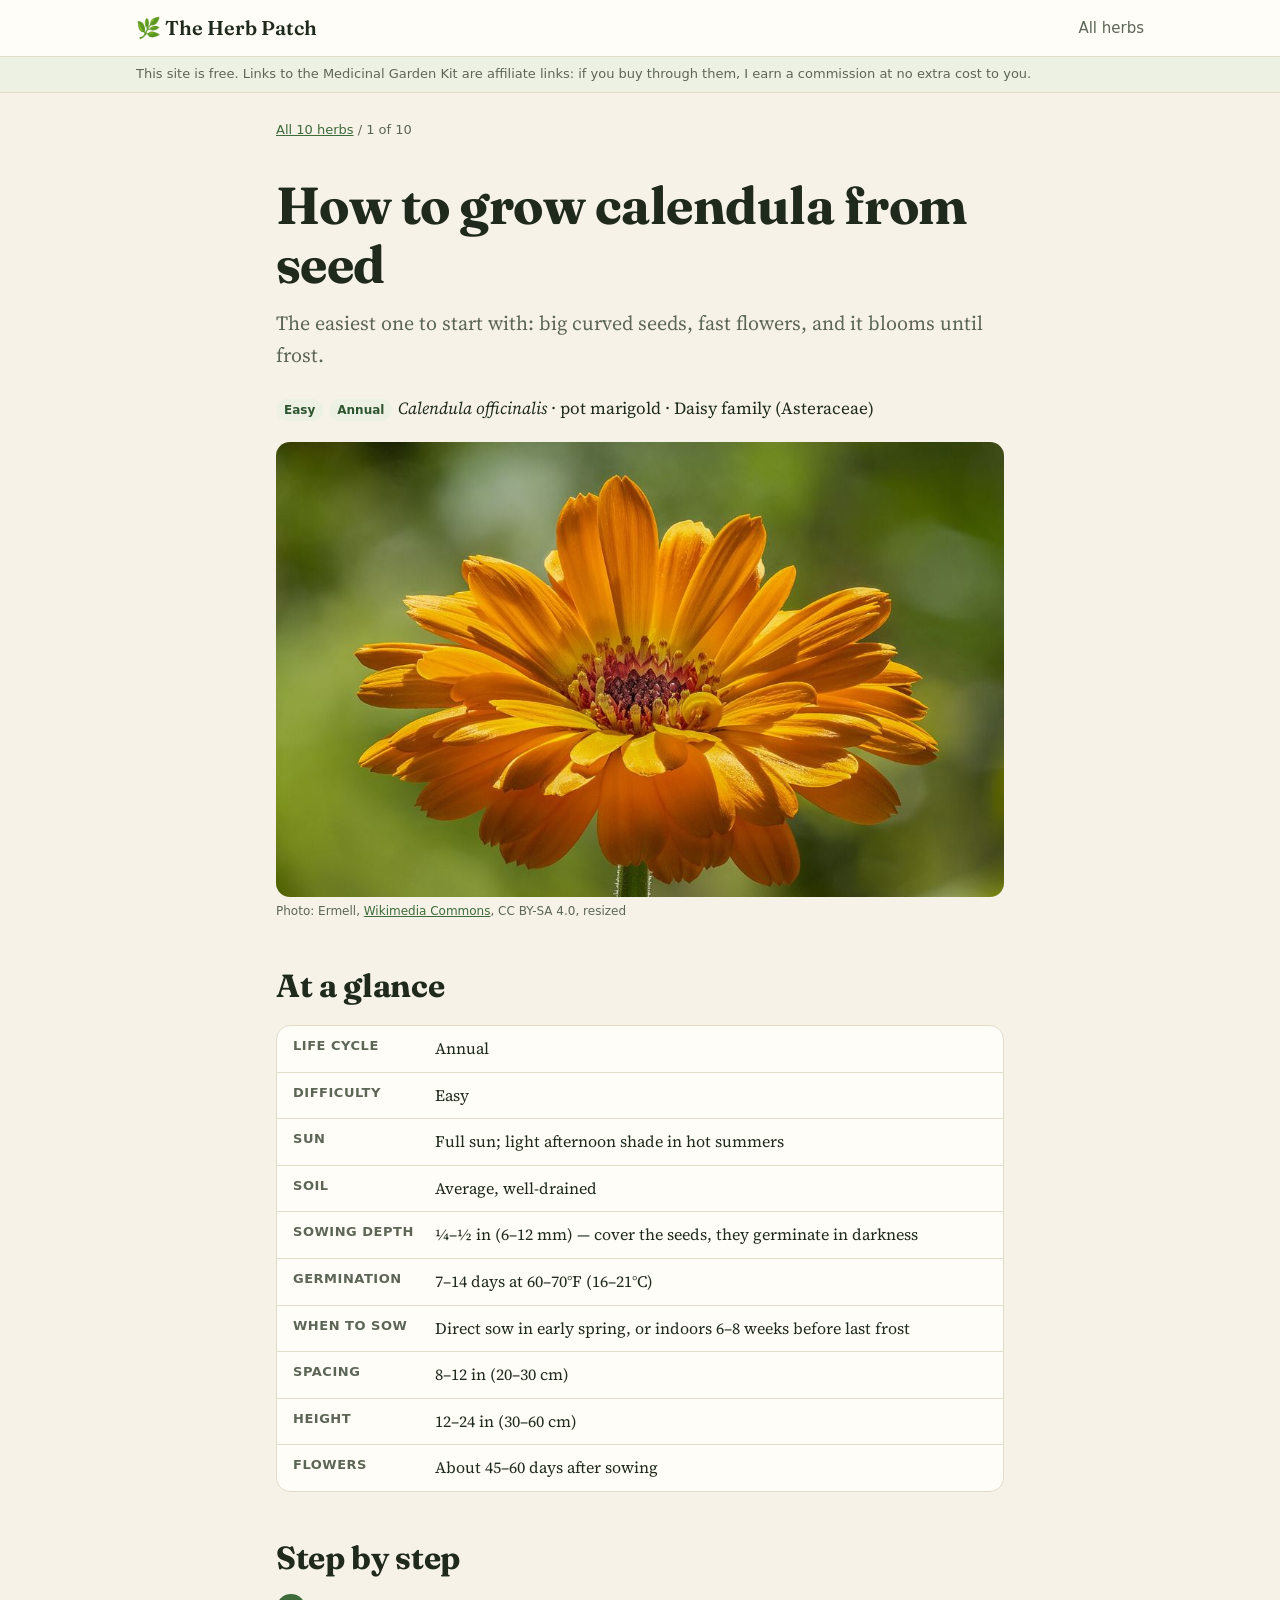
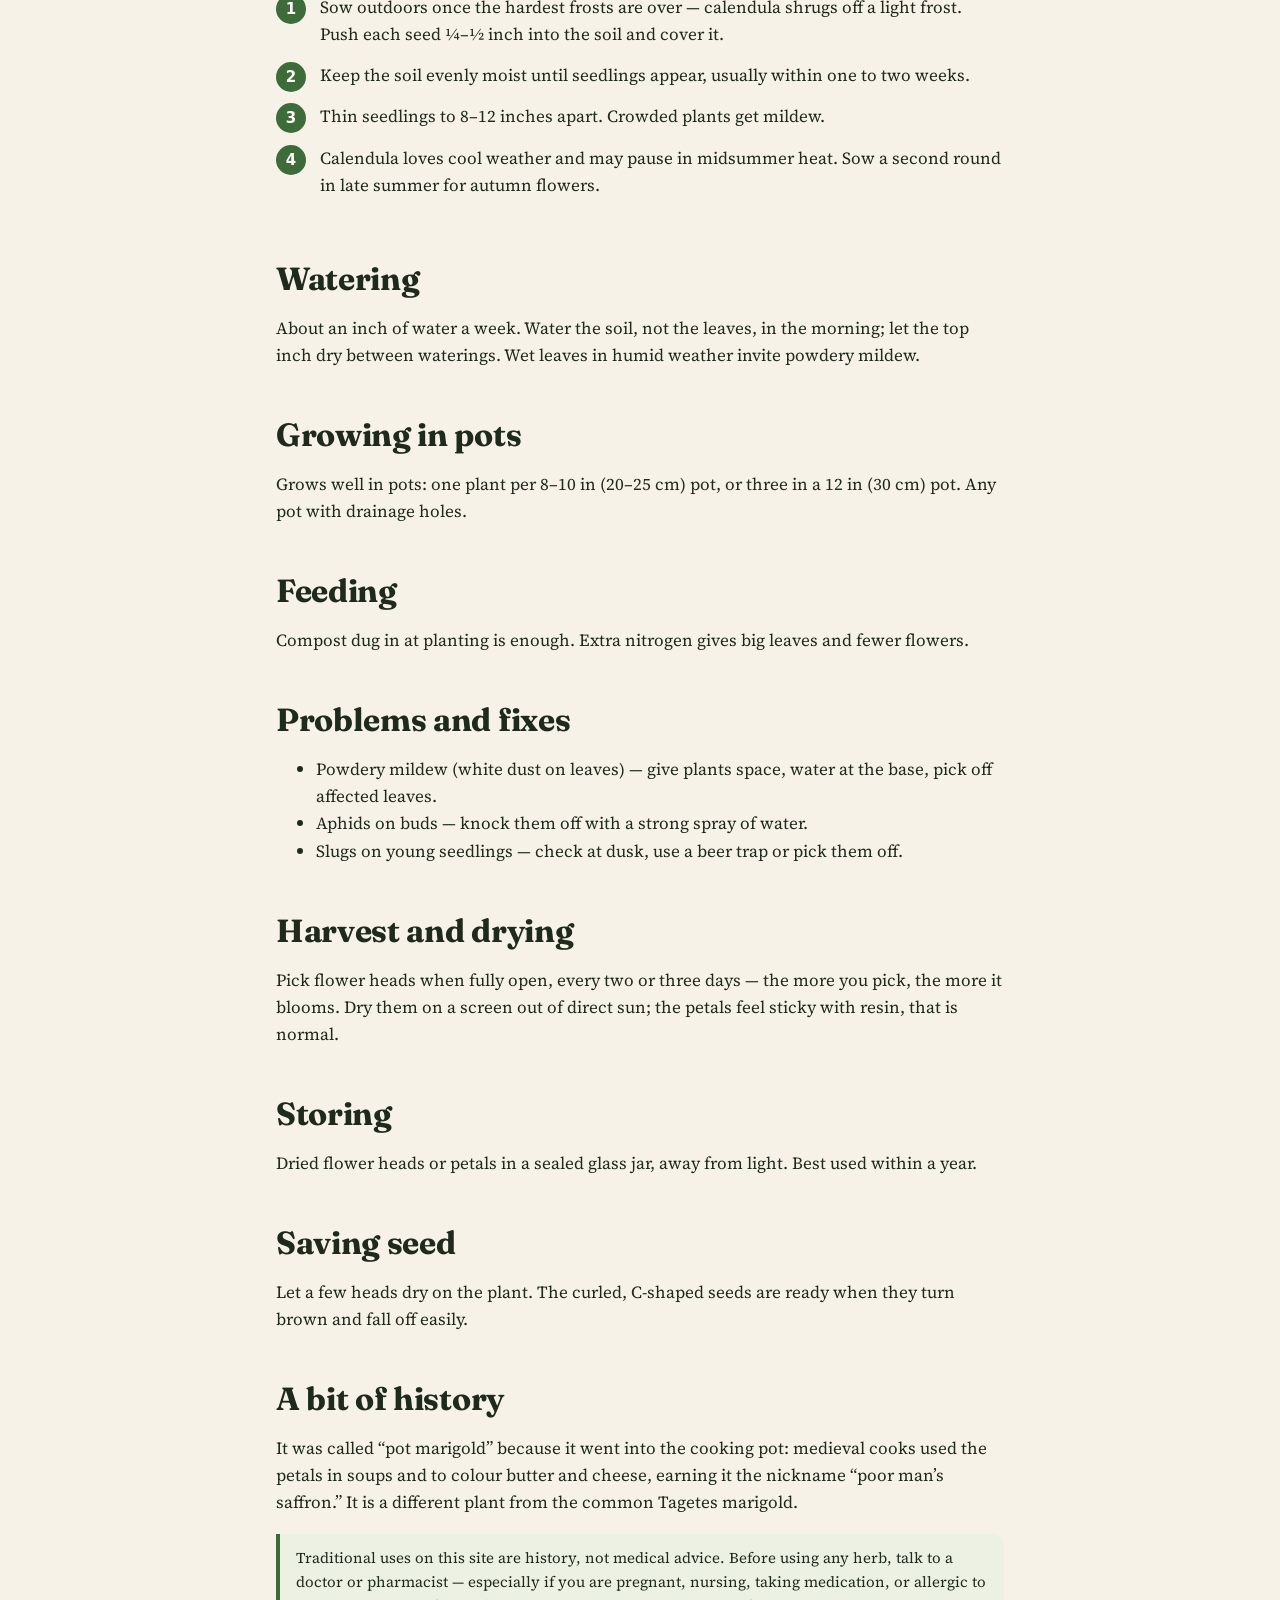
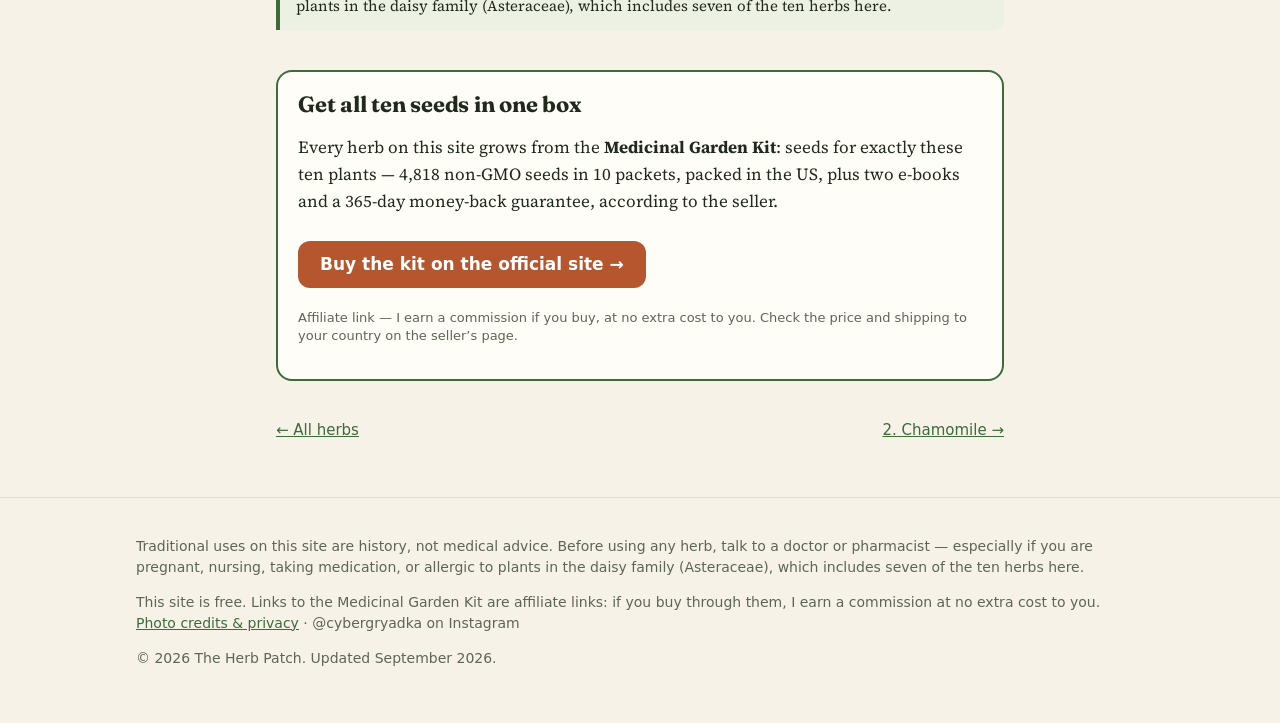
<file: calendula/index.html>
<!doctype html><html lang="en"><head><meta charset="utf-8">
<meta name="viewport" content="width=device-width,initial-scale=1">
<title>How to Grow Calendula from Seed — The Herb Patch</title><meta name="description" content="Calendula (Calendula officinalis): sowing depth, germination, spacing, harvest and drying. The easiest one to start with: big curved seeds, fast flowers, and it blooms until frost.">
<meta property="og:title" content="How to Grow Calendula from Seed — The Herb Patch"><meta property="og:description" content="Calendula (Calendula officinalis): sowing depth, germination, spacing, harvest and drying. The easiest one to start with: big curved seeds, fast flowers, and it blooms until frost.">
<meta property="og:image" content="https://herbpatch.github.io/img/calendula.jpg"><link rel="canonical" href="https://herbpatch.github.io/calendula/"><meta property="og:type" content="website">
<link rel="icon" href="data:image/svg+xml,%3Csvg xmlns='http://www.w3.org/2000/svg' viewBox='0 0 32 32'%3E%3Cpath d='M16 29C9 22 7 12 16 3c9 9 7 19 0 26z' fill='%233d6b3a'/%3E%3Cpath d='M16 29V9' stroke='%23f6f2e8' stroke-width='1.6'/%3E%3C/svg%3E"><link rel="preconnect" href="https://fonts.googleapis.com"><link rel="preconnect" href="https://fonts.gstatic.com" crossorigin><link href="https://fonts.googleapis.com/css2?family=Fraunces:opsz,wght@9..144,600&family=Source+Serif+4:opsz,wght@8..60,400;8..60,600&display=swap" rel="stylesheet"><link rel="stylesheet" href="../style.css?v=8f6bfedd"></head><body>
<header class="top"><div class="wrap wide"><a class="brand" href=".././">🌿 The Herb Patch</a>
<nav class="top"><a href=".././#herbs">All herbs</a></nav></div></header>
<div class="disc"><div class="wrap wide">This site is free. Links to the Medicinal Garden Kit are affiliate links: if you buy through them, I earn a commission at no extra cost to you.</div></div>
<main class="wrap">
<p class="small" style="margin-top:28px"><a href="../">All 10 herbs</a> / 1 of 10</p>
<h1>How to grow calendula from seed</h1>
<p class="lede">The easiest one to start with: big curved seeds, fast flowers, and it blooms until frost.</p>
<p><span class="tag">Easy</span><span class="tag">Annual</span><em>Calendula officinalis</em> · pot marigold · Daisy family (Asteraceae)</p>
<figure><img class="hero-img" src="../img/calendula.jpg" alt="Calendula (Calendula officinalis) in flower" loading="eager"><figcaption>Photo: Ermell, <a href="https://commons.wikimedia.org/wiki/File:Ringelblume_(Calendula_officinalis)_Bl%C3%BCte_focus_stack-20220619-RM-165610.jpg" rel="noopener">Wikimedia Commons</a>, CC BY-SA 4.0, resized</figcaption></figure>
<h2>At a glance</h2><dl class="facts"><div><dt>Life cycle</dt><dd>Annual</dd></div><div><dt>Difficulty</dt><dd>Easy</dd></div><div><dt>Sun</dt><dd>Full sun; light afternoon shade in hot summers</dd></div><div><dt>Soil</dt><dd>Average, well-drained</dd></div><div><dt>Sowing depth</dt><dd>¼–½ in (6–12 mm) — cover the seeds, they germinate in darkness</dd></div><div><dt>Germination</dt><dd>7–14 days at 60–70°F (16–21°C)</dd></div><div><dt>When to sow</dt><dd>Direct sow in early spring, or indoors 6–8 weeks before last frost</dd></div><div><dt>Spacing</dt><dd>8–12 in (20–30 cm)</dd></div><div><dt>Height</dt><dd>12–24 in (30–60 cm)</dd></div><div><dt>Flowers</dt><dd>About 45–60 days after sowing</dd></div></dl>
<h2>Step by step</h2><ol class="steps"><li>Sow outdoors once the hardest frosts are over — calendula shrugs off a light frost. Push each seed ¼–½ inch into the soil and cover it.</li><li>Keep the soil evenly moist until seedlings appear, usually within one to two weeks.</li><li>Thin seedlings to 8–12 inches apart. Crowded plants get mildew.</li><li>Calendula loves cool weather and may pause in midsummer heat. Sow a second round in late summer for autumn flowers.</li></ol>
<h2>Watering</h2><p>About an inch of water a week. Water the soil, not the leaves, in the morning; let the top inch dry between waterings. Wet leaves in humid weather invite powdery mildew.</p>
<h2>Growing in pots</h2><p>Grows well in pots: one plant per 8–10 in (20–25 cm) pot, or three in a 12 in (30 cm) pot. Any pot with drainage holes.</p>
<h2>Feeding</h2><p>Compost dug in at planting is enough. Extra nitrogen gives big leaves and fewer flowers.</p>
<h2>Problems and fixes</h2><ul><li>Powdery mildew (white dust on leaves) — give plants space, water at the base, pick off affected leaves.</li><li>Aphids on buds — knock them off with a strong spray of water.</li><li>Slugs on young seedlings — check at dusk, use a beer trap or pick them off.</li></ul>
<h2>Harvest and drying</h2><p>Pick flower heads when fully open, every two or three days — the more you pick, the more it blooms. Dry them on a screen out of direct sun; the petals feel sticky with resin, that is normal.</p>
<h2>Storing</h2><p>Dried flower heads or petals in a sealed glass jar, away from light. Best used within a year.</p>
<h2>Saving seed</h2><p>Let a few heads dry on the plant. The curled, C-shaped seeds are ready when they turn brown and fall off easily.</p>
<h2>A bit of history</h2><p>It was called “pot marigold” because it went into the cooking pot: medieval cooks used the petals in soups and to colour butter and cheese, earning it the nickname “poor man’s saffron.” It is a different plant from the common Tagetes marigold.</p>
<p class="note">Traditional uses on this site are history, not medical advice. Before using any herb, talk to a doctor or pharmacist — especially if you are pregnant, nursing, taking medication, or allergic to plants in the daisy family (Asteraceae), which includes seven of the ten herbs here.</p>
<aside class="kit"><h3>Get all ten seeds in one box</h3>
<p>Every herb on this site grows from the <strong>Medicinal Garden Kit</strong>: seeds for exactly these ten plants —
4,818 non-GMO seeds in 10 packets, packed in the US, plus two e-books and a 365-day money-back guarantee, according to the seller.</p>
<a class="btn" href="https://www.digistore24.com/redir/379812/dol19sit875247/herb-calendula" rel="sponsored nofollow noopener" target="_blank">Buy the kit on the official site →</a>
<p class="small">Affiliate link — I earn a commission if you buy, at no extra cost to you. Check the price and shipping to your
country on the seller’s page.</p></aside>
<div class="pn"><a href="../">← All herbs</a><a href="../chamomile/">2. Chamomile →</a></div></main>
<footer><div class="wrap wide">
<p>Traditional uses on this site are history, not medical advice. Before using any herb, talk to a doctor or pharmacist — especially if you are pregnant, nursing, taking medication, or allergic to plants in the daisy family (Asteraceae), which includes seven of the ten herbs here.</p>
<p>This site is free. Links to the Medicinal Garden Kit are affiliate links: if you buy through them, I earn a commission at no extra cost to you. <a href="../about/">Photo credits &amp; privacy</a> · @cybergryadka on Instagram</p>
<p>© 2026 The Herb Patch. Updated September 2026.</p></div></footer><script>(function(){var ua=navigator.userAgent||"";if(!/Instagram|FBAN|FBAV|FB_IAB|FBIOS/i.test(ua))return;
var an=/Android/i.test(ua);
function ext(u){return"intent://"+u.replace(/^https?:\/\//,"")+"#Intent;scheme=https;S.browser_fallback_url="+encodeURIComponent(u)+";end"}
var b=document.createElement("div");b.className="iab";
if(an){b.innerHTML='You are in the Instagram browser. <a href="'+ext(location.href)+'">Open in your browser</a> for easier checkout.';
document.querySelectorAll('a[rel~="sponsored"]').forEach(function(a){a.href=ext(a.href)});
try{if(!sessionStorage.getItem("iab")){sessionStorage.setItem("iab","1");location.href=ext(location.href)}}catch(e){}}
else{var o=document.createElement("div");o.className="iab-ov";o.innerHTML='<div class="iab-arrow">&#8593;</div><h2>Open this page in your browser</h2><ol><li>Tap <b>&bull;&bull;&bull;</b> at the top right</li><li>Choose <b>&ldquo;Open in external browser&rdquo;</b></li></ol><p>Checkout is easier there.</p>';document.documentElement.style.overflow="hidden";document.body.appendChild(o);return}
document.body.insertBefore(b,document.body.firstChild);
})();</script></body></html>
</file>
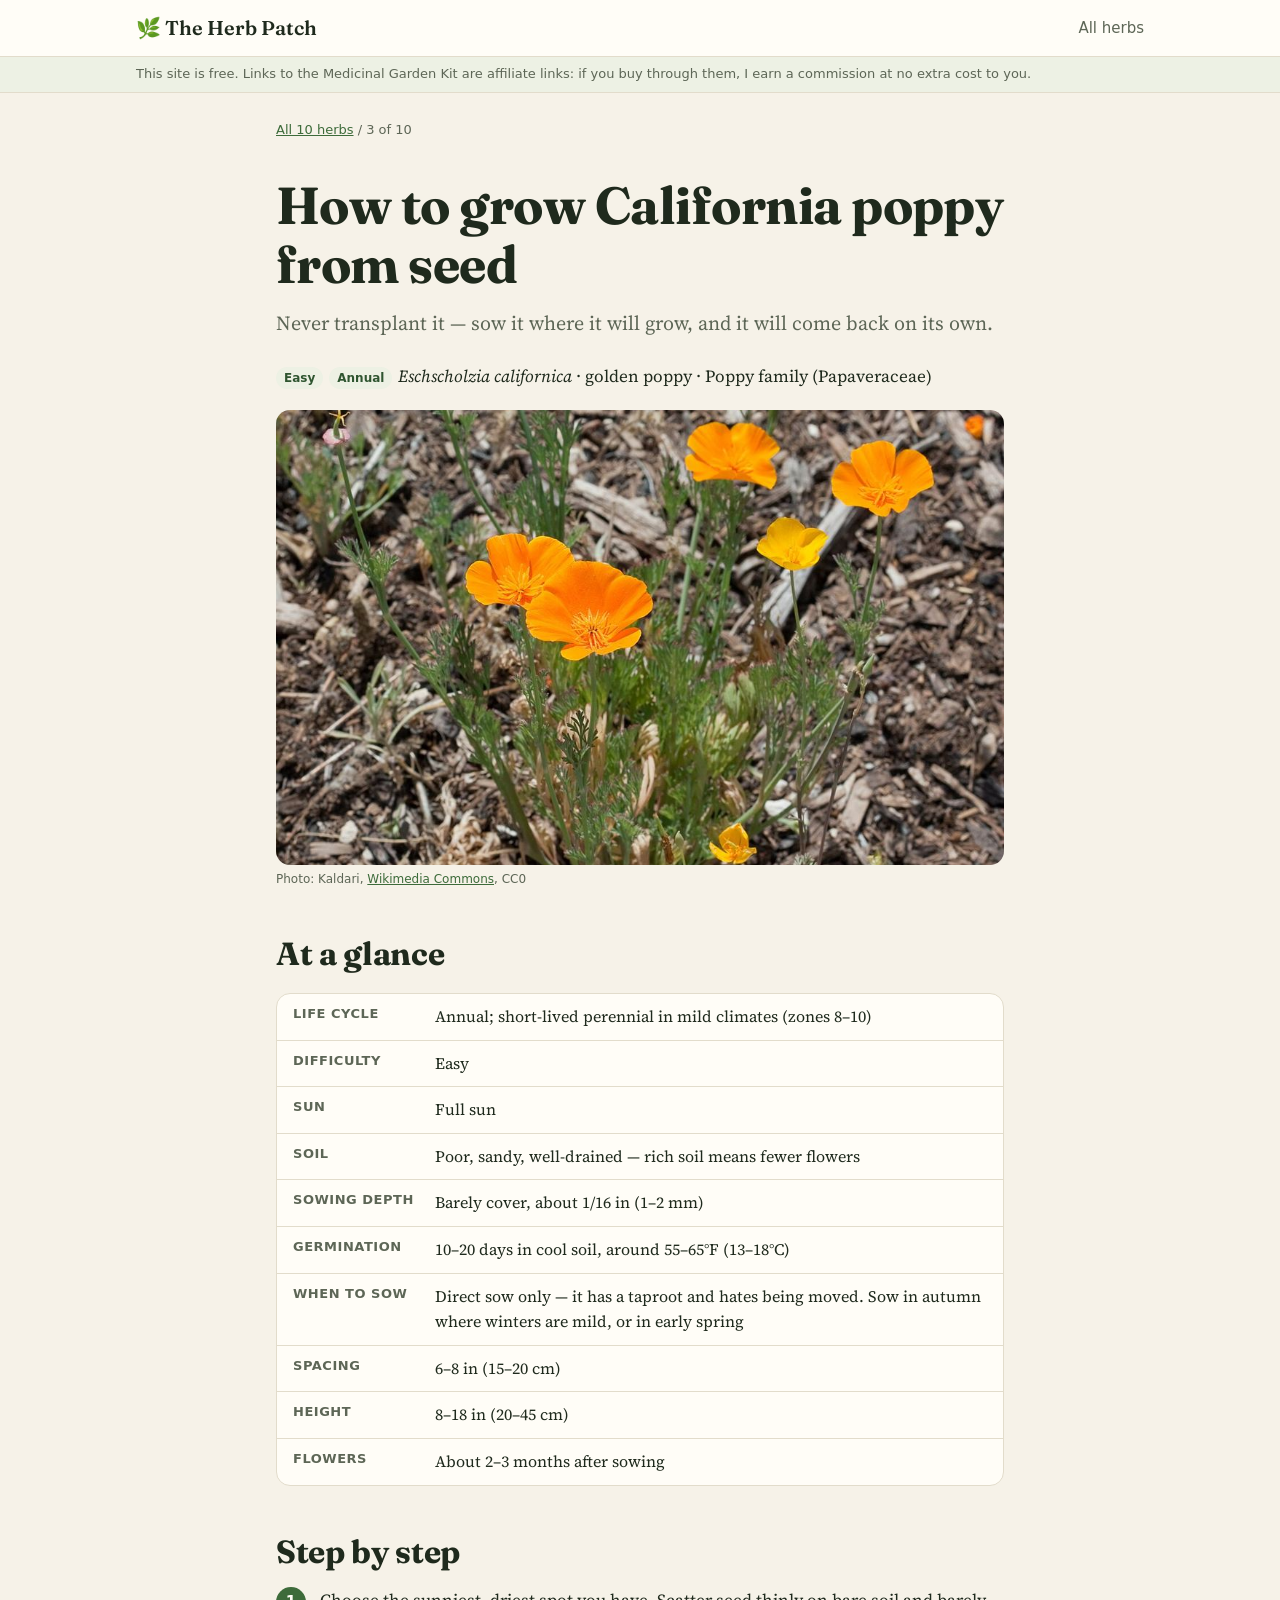
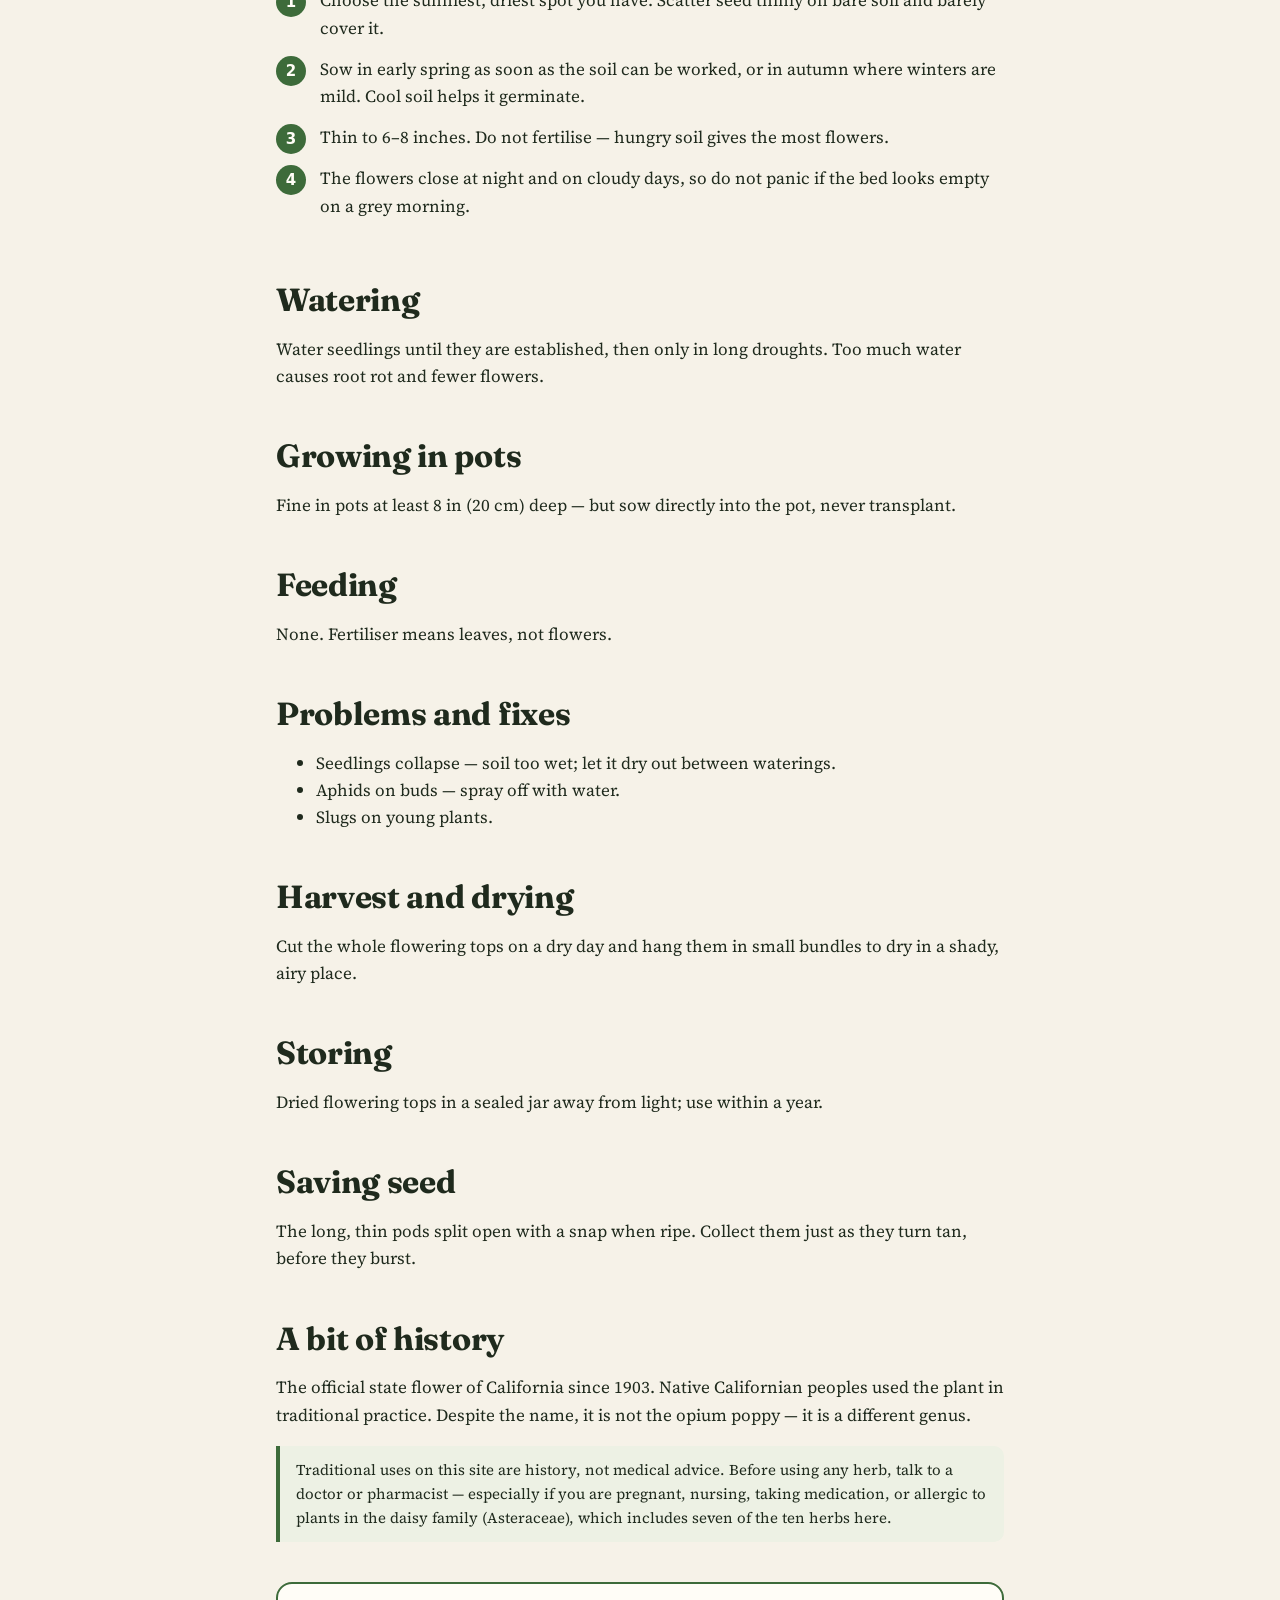
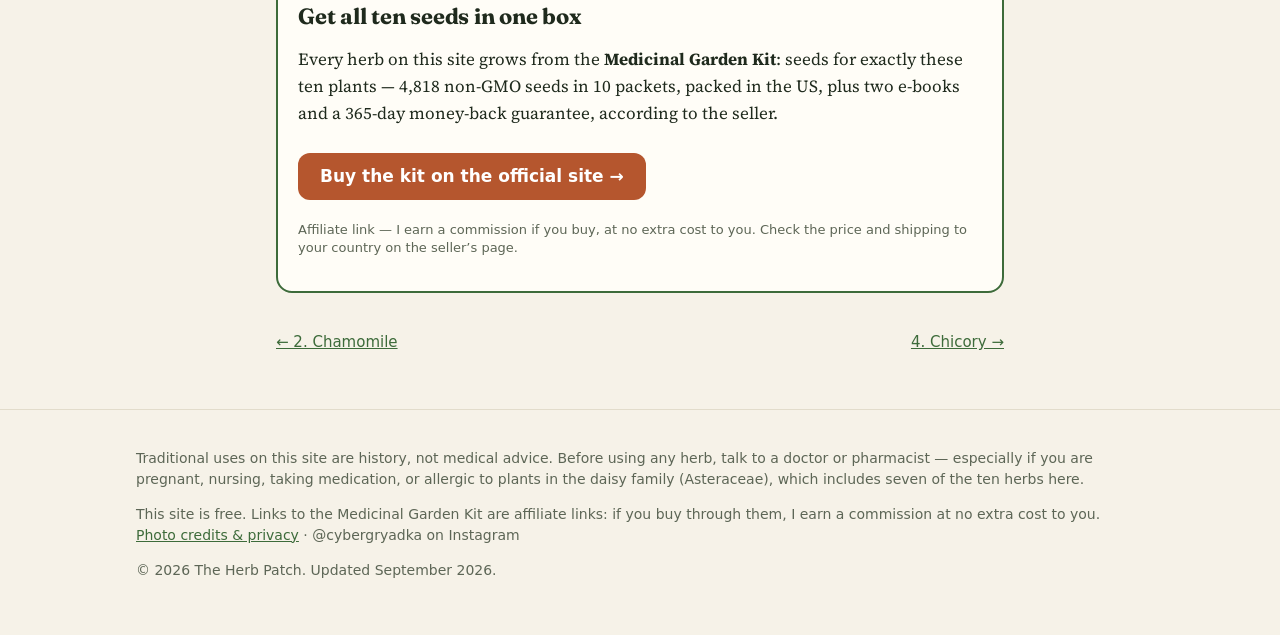
<file: california-poppy/index.html>
<!doctype html><html lang="en"><head><meta charset="utf-8">
<meta name="viewport" content="width=device-width,initial-scale=1">
<title>How to Grow California poppy from Seed — The Herb Patch</title><meta name="description" content="California poppy (Eschscholzia californica): sowing depth, germination, spacing, harvest and drying. Never transplant it — sow it where it will grow, and it will come back on its own.">
<meta property="og:title" content="How to Grow California poppy from Seed — The Herb Patch"><meta property="og:description" content="California poppy (Eschscholzia californica): sowing depth, germination, spacing, harvest and drying. Never transplant it — sow it where it will grow, and it will come back on its own.">
<meta property="og:image" content="https://herbpatch.github.io/img/california-poppy.jpg"><link rel="canonical" href="https://herbpatch.github.io/california-poppy/"><meta property="og:type" content="website">
<link rel="icon" href="data:image/svg+xml,%3Csvg xmlns='http://www.w3.org/2000/svg' viewBox='0 0 32 32'%3E%3Cpath d='M16 29C9 22 7 12 16 3c9 9 7 19 0 26z' fill='%233d6b3a'/%3E%3Cpath d='M16 29V9' stroke='%23f6f2e8' stroke-width='1.6'/%3E%3C/svg%3E"><link rel="preconnect" href="https://fonts.googleapis.com"><link rel="preconnect" href="https://fonts.gstatic.com" crossorigin><link href="https://fonts.googleapis.com/css2?family=Fraunces:opsz,wght@9..144,600&family=Source+Serif+4:opsz,wght@8..60,400;8..60,600&display=swap" rel="stylesheet"><link rel="stylesheet" href="../style.css?v=8f6bfedd"></head><body>
<header class="top"><div class="wrap wide"><a class="brand" href=".././">🌿 The Herb Patch</a>
<nav class="top"><a href=".././#herbs">All herbs</a></nav></div></header>
<div class="disc"><div class="wrap wide">This site is free. Links to the Medicinal Garden Kit are affiliate links: if you buy through them, I earn a commission at no extra cost to you.</div></div>
<main class="wrap">
<p class="small" style="margin-top:28px"><a href="../">All 10 herbs</a> / 3 of 10</p>
<h1>How to grow California poppy from seed</h1>
<p class="lede">Never transplant it — sow it where it will grow, and it will come back on its own.</p>
<p><span class="tag">Easy</span><span class="tag">Annual</span><em>Eschscholzia californica</em> · golden poppy · Poppy family (Papaveraceae)</p>
<figure><img class="hero-img" src="../img/california-poppy.jpg" alt="California poppy (Eschscholzia californica) in flower" loading="eager"><figcaption>Photo: Kaldari, <a href="https://commons.wikimedia.org/wiki/File:Kaldari_Eschscholzia_californica_01.jpg" rel="noopener">Wikimedia Commons</a>, CC0</figcaption></figure>
<h2>At a glance</h2><dl class="facts"><div><dt>Life cycle</dt><dd>Annual; short-lived perennial in mild climates (zones 8–10)</dd></div><div><dt>Difficulty</dt><dd>Easy</dd></div><div><dt>Sun</dt><dd>Full sun</dd></div><div><dt>Soil</dt><dd>Poor, sandy, well-drained — rich soil means fewer flowers</dd></div><div><dt>Sowing depth</dt><dd>Barely cover, about 1/16 in (1–2 mm)</dd></div><div><dt>Germination</dt><dd>10–20 days in cool soil, around 55–65°F (13–18°C)</dd></div><div><dt>When to sow</dt><dd>Direct sow only — it has a taproot and hates being moved. Sow in autumn where winters are mild, or in early spring</dd></div><div><dt>Spacing</dt><dd>6–8 in (15–20 cm)</dd></div><div><dt>Height</dt><dd>8–18 in (20–45 cm)</dd></div><div><dt>Flowers</dt><dd>About 2–3 months after sowing</dd></div></dl>
<h2>Step by step</h2><ol class="steps"><li>Choose the sunniest, driest spot you have. Scatter seed thinly on bare soil and barely cover it.</li><li>Sow in early spring as soon as the soil can be worked, or in autumn where winters are mild. Cool soil helps it germinate.</li><li>Thin to 6–8 inches. Do not fertilise — hungry soil gives the most flowers.</li><li>The flowers close at night and on cloudy days, so do not panic if the bed looks empty on a grey morning.</li></ol>
<h2>Watering</h2><p>Water seedlings until they are established, then only in long droughts. Too much water causes root rot and fewer flowers.</p>
<h2>Growing in pots</h2><p>Fine in pots at least 8 in (20 cm) deep — but sow directly into the pot, never transplant.</p>
<h2>Feeding</h2><p>None. Fertiliser means leaves, not flowers.</p>
<h2>Problems and fixes</h2><ul><li>Seedlings collapse — soil too wet; let it dry out between waterings.</li><li>Aphids on buds — spray off with water.</li><li>Slugs on young plants.</li></ul>
<h2>Harvest and drying</h2><p>Cut the whole flowering tops on a dry day and hang them in small bundles to dry in a shady, airy place.</p>
<h2>Storing</h2><p>Dried flowering tops in a sealed jar away from light; use within a year.</p>
<h2>Saving seed</h2><p>The long, thin pods split open with a snap when ripe. Collect them just as they turn tan, before they burst.</p>
<h2>A bit of history</h2><p>The official state flower of California since 1903. Native Californian peoples used the plant in traditional practice. Despite the name, it is not the opium poppy — it is a different genus.</p>
<p class="note">Traditional uses on this site are history, not medical advice. Before using any herb, talk to a doctor or pharmacist — especially if you are pregnant, nursing, taking medication, or allergic to plants in the daisy family (Asteraceae), which includes seven of the ten herbs here.</p>
<aside class="kit"><h3>Get all ten seeds in one box</h3>
<p>Every herb on this site grows from the <strong>Medicinal Garden Kit</strong>: seeds for exactly these ten plants —
4,818 non-GMO seeds in 10 packets, packed in the US, plus two e-books and a 365-day money-back guarantee, according to the seller.</p>
<a class="btn" href="https://www.digistore24.com/redir/379812/dol19sit875247/herb-california-poppy" rel="sponsored nofollow noopener" target="_blank">Buy the kit on the official site →</a>
<p class="small">Affiliate link — I earn a commission if you buy, at no extra cost to you. Check the price and shipping to your
country on the seller’s page.</p></aside>
<div class="pn"><a href="../chamomile/">← 2. Chamomile</a><a href="../chicory/">4. Chicory →</a></div></main>
<footer><div class="wrap wide">
<p>Traditional uses on this site are history, not medical advice. Before using any herb, talk to a doctor or pharmacist — especially if you are pregnant, nursing, taking medication, or allergic to plants in the daisy family (Asteraceae), which includes seven of the ten herbs here.</p>
<p>This site is free. Links to the Medicinal Garden Kit are affiliate links: if you buy through them, I earn a commission at no extra cost to you. <a href="../about/">Photo credits &amp; privacy</a> · @cybergryadka on Instagram</p>
<p>© 2026 The Herb Patch. Updated September 2026.</p></div></footer><script>(function(){var ua=navigator.userAgent||"";if(!/Instagram|FBAN|FBAV|FB_IAB|FBIOS/i.test(ua))return;
var an=/Android/i.test(ua);
function ext(u){return"intent://"+u.replace(/^https?:\/\//,"")+"#Intent;scheme=https;S.browser_fallback_url="+encodeURIComponent(u)+";end"}
var b=document.createElement("div");b.className="iab";
if(an){b.innerHTML='You are in the Instagram browser. <a href="'+ext(location.href)+'">Open in your browser</a> for easier checkout.';
document.querySelectorAll('a[rel~="sponsored"]').forEach(function(a){a.href=ext(a.href)});
try{if(!sessionStorage.getItem("iab")){sessionStorage.setItem("iab","1");location.href=ext(location.href)}}catch(e){}}
else{var o=document.createElement("div");o.className="iab-ov";o.innerHTML='<div class="iab-arrow">&#8593;</div><h2>Open this page in your browser</h2><ol><li>Tap <b>&bull;&bull;&bull;</b> at the top right</li><li>Choose <b>&ldquo;Open in external browser&rdquo;</b></li></ol><p>Checkout is easier there.</p>';document.documentElement.style.overflow="hidden";document.body.appendChild(o);return}
document.body.insertBefore(b,document.body.firstChild);
})();</script></body></html>
</file>
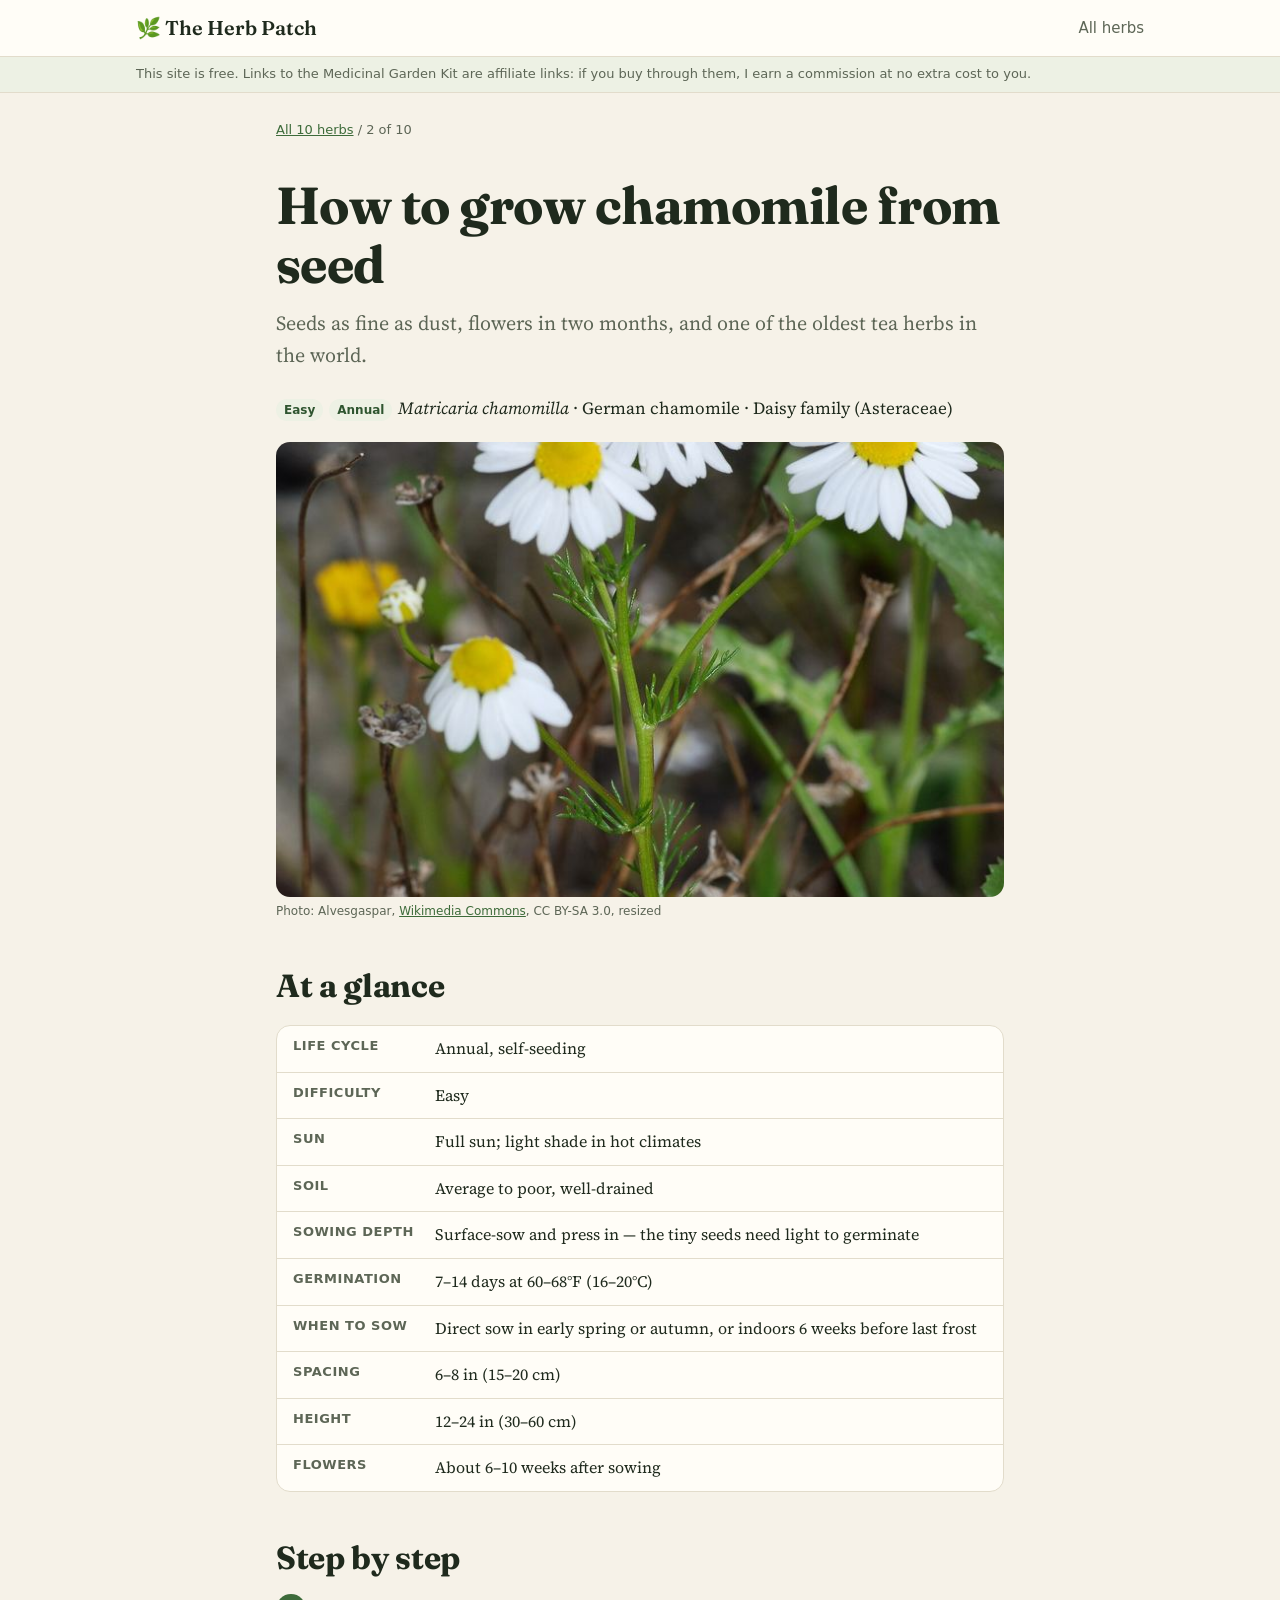
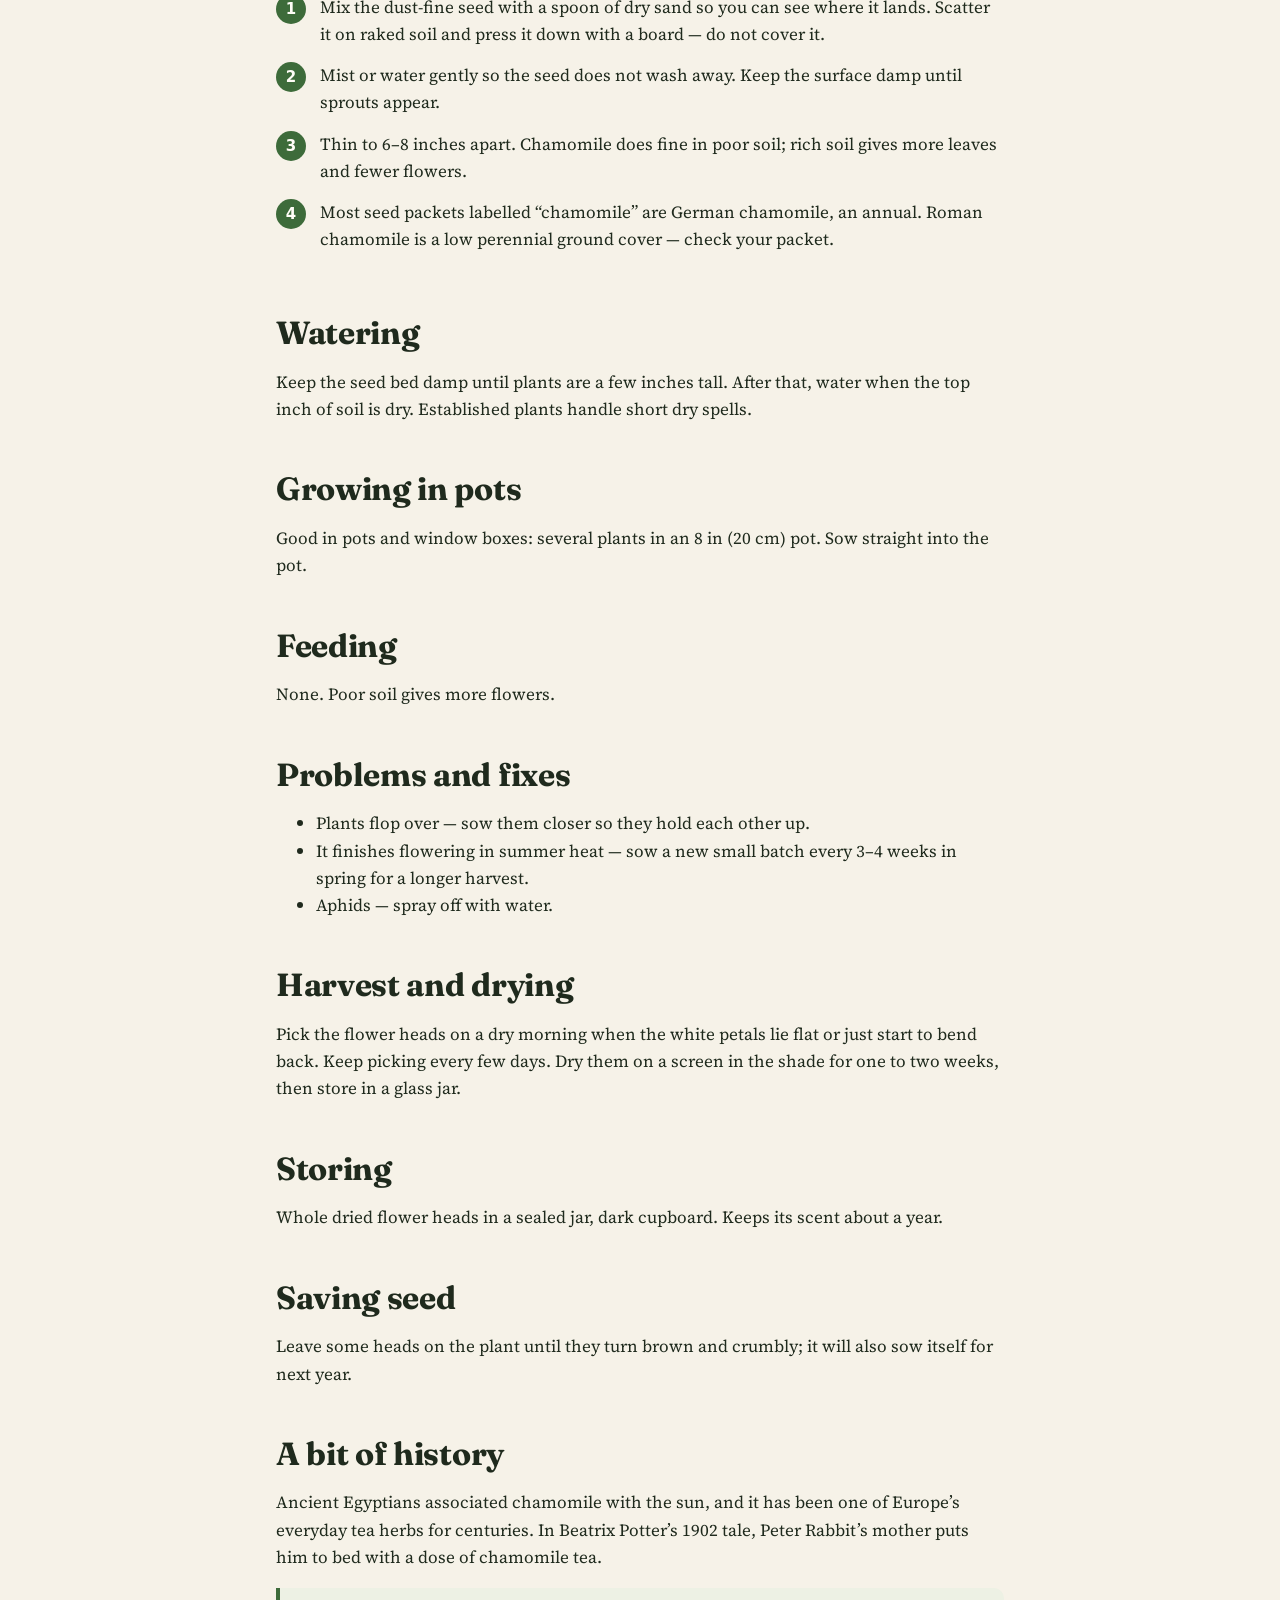
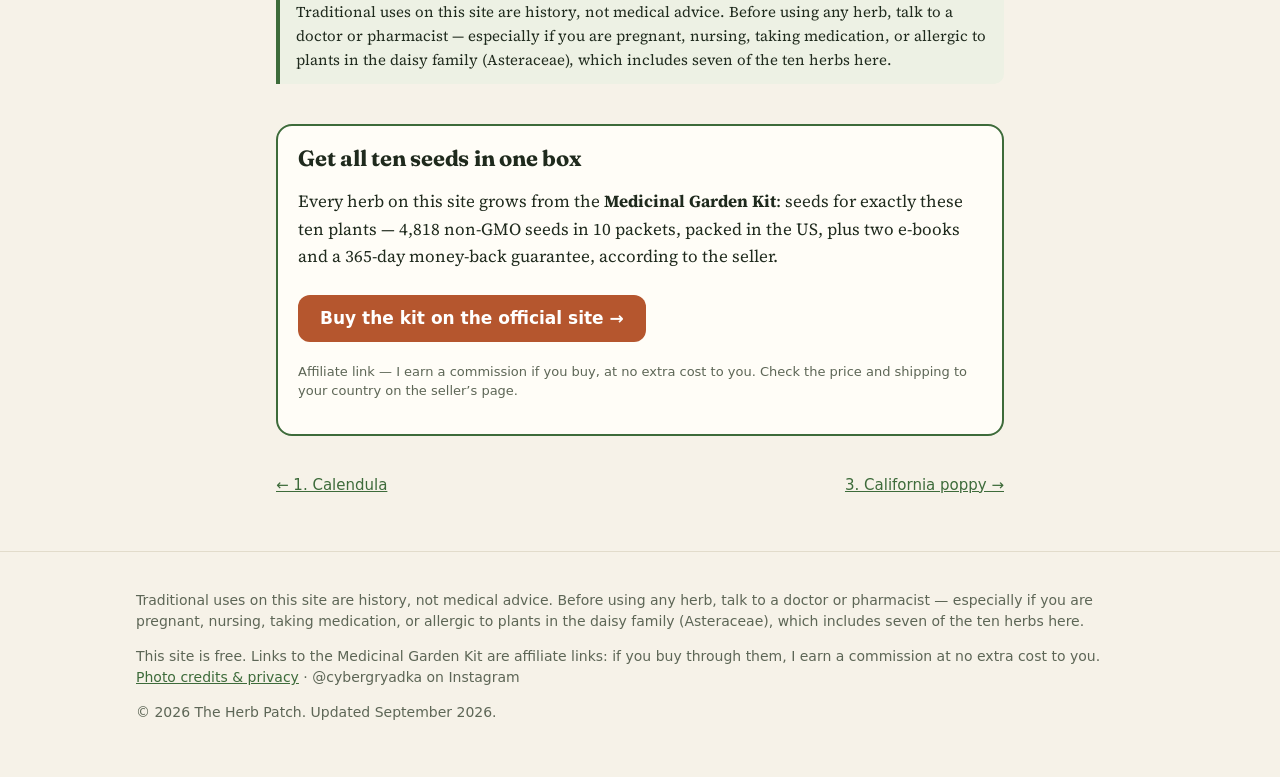
<file: chamomile/index.html>
<!doctype html><html lang="en"><head><meta charset="utf-8">
<meta name="viewport" content="width=device-width,initial-scale=1">
<title>How to Grow Chamomile from Seed — The Herb Patch</title><meta name="description" content="Chamomile (Matricaria chamomilla): sowing depth, germination, spacing, harvest and drying. Seeds as fine as dust, flowers in two months, and one of the oldest tea herbs in the world.">
<meta property="og:title" content="How to Grow Chamomile from Seed — The Herb Patch"><meta property="og:description" content="Chamomile (Matricaria chamomilla): sowing depth, germination, spacing, harvest and drying. Seeds as fine as dust, flowers in two months, and one of the oldest tea herbs in the world.">
<meta property="og:image" content="https://herbpatch.github.io/img/chamomile.jpg"><link rel="canonical" href="https://herbpatch.github.io/chamomile/"><meta property="og:type" content="website">
<link rel="icon" href="data:image/svg+xml,%3Csvg xmlns='http://www.w3.org/2000/svg' viewBox='0 0 32 32'%3E%3Cpath d='M16 29C9 22 7 12 16 3c9 9 7 19 0 26z' fill='%233d6b3a'/%3E%3Cpath d='M16 29V9' stroke='%23f6f2e8' stroke-width='1.6'/%3E%3C/svg%3E"><link rel="preconnect" href="https://fonts.googleapis.com"><link rel="preconnect" href="https://fonts.gstatic.com" crossorigin><link href="https://fonts.googleapis.com/css2?family=Fraunces:opsz,wght@9..144,600&family=Source+Serif+4:opsz,wght@8..60,400;8..60,600&display=swap" rel="stylesheet"><link rel="stylesheet" href="../style.css?v=8f6bfedd"></head><body>
<header class="top"><div class="wrap wide"><a class="brand" href=".././">🌿 The Herb Patch</a>
<nav class="top"><a href=".././#herbs">All herbs</a></nav></div></header>
<div class="disc"><div class="wrap wide">This site is free. Links to the Medicinal Garden Kit are affiliate links: if you buy through them, I earn a commission at no extra cost to you.</div></div>
<main class="wrap">
<p class="small" style="margin-top:28px"><a href="../">All 10 herbs</a> / 2 of 10</p>
<h1>How to grow chamomile from seed</h1>
<p class="lede">Seeds as fine as dust, flowers in two months, and one of the oldest tea herbs in the world.</p>
<p><span class="tag">Easy</span><span class="tag">Annual</span><em>Matricaria chamomilla</em> · German chamomile · Daisy family (Asteraceae)</p>
<figure><img class="hero-img" src="../img/chamomile.jpg" alt="Chamomile (Matricaria chamomilla) in flower" loading="eager"><figcaption>Photo: Alvesgaspar, <a href="https://commons.wikimedia.org/wiki/File:Matricaria_February_2008-1.jpg" rel="noopener">Wikimedia Commons</a>, CC BY-SA 3.0, resized</figcaption></figure>
<h2>At a glance</h2><dl class="facts"><div><dt>Life cycle</dt><dd>Annual, self-seeding</dd></div><div><dt>Difficulty</dt><dd>Easy</dd></div><div><dt>Sun</dt><dd>Full sun; light shade in hot climates</dd></div><div><dt>Soil</dt><dd>Average to poor, well-drained</dd></div><div><dt>Sowing depth</dt><dd>Surface-sow and press in — the tiny seeds need light to germinate</dd></div><div><dt>Germination</dt><dd>7–14 days at 60–68°F (16–20°C)</dd></div><div><dt>When to sow</dt><dd>Direct sow in early spring or autumn, or indoors 6 weeks before last frost</dd></div><div><dt>Spacing</dt><dd>6–8 in (15–20 cm)</dd></div><div><dt>Height</dt><dd>12–24 in (30–60 cm)</dd></div><div><dt>Flowers</dt><dd>About 6–10 weeks after sowing</dd></div></dl>
<h2>Step by step</h2><ol class="steps"><li>Mix the dust-fine seed with a spoon of dry sand so you can see where it lands. Scatter it on raked soil and press it down with a board — do not cover it.</li><li>Mist or water gently so the seed does not wash away. Keep the surface damp until sprouts appear.</li><li>Thin to 6–8 inches apart. Chamomile does fine in poor soil; rich soil gives more leaves and fewer flowers.</li><li>Most seed packets labelled “chamomile” are German chamomile, an annual. Roman chamomile is a low perennial ground cover — check your packet.</li></ol>
<h2>Watering</h2><p>Keep the seed bed damp until plants are a few inches tall. After that, water when the top inch of soil is dry. Established plants handle short dry spells.</p>
<h2>Growing in pots</h2><p>Good in pots and window boxes: several plants in an 8 in (20 cm) pot. Sow straight into the pot.</p>
<h2>Feeding</h2><p>None. Poor soil gives more flowers.</p>
<h2>Problems and fixes</h2><ul><li>Plants flop over — sow them closer so they hold each other up.</li><li>It finishes flowering in summer heat — sow a new small batch every 3–4 weeks in spring for a longer harvest.</li><li>Aphids — spray off with water.</li></ul>
<h2>Harvest and drying</h2><p>Pick the flower heads on a dry morning when the white petals lie flat or just start to bend back. Keep picking every few days. Dry them on a screen in the shade for one to two weeks, then store in a glass jar.</p>
<h2>Storing</h2><p>Whole dried flower heads in a sealed jar, dark cupboard. Keeps its scent about a year.</p>
<h2>Saving seed</h2><p>Leave some heads on the plant until they turn brown and crumbly; it will also sow itself for next year.</p>
<h2>A bit of history</h2><p>Ancient Egyptians associated chamomile with the sun, and it has been one of Europe’s everyday tea herbs for centuries. In Beatrix Potter’s 1902 tale, Peter Rabbit’s mother puts him to bed with a dose of chamomile tea.</p>
<p class="note">Traditional uses on this site are history, not medical advice. Before using any herb, talk to a doctor or pharmacist — especially if you are pregnant, nursing, taking medication, or allergic to plants in the daisy family (Asteraceae), which includes seven of the ten herbs here.</p>
<aside class="kit"><h3>Get all ten seeds in one box</h3>
<p>Every herb on this site grows from the <strong>Medicinal Garden Kit</strong>: seeds for exactly these ten plants —
4,818 non-GMO seeds in 10 packets, packed in the US, plus two e-books and a 365-day money-back guarantee, according to the seller.</p>
<a class="btn" href="https://www.digistore24.com/redir/379812/dol19sit875247/herb-chamomile" rel="sponsored nofollow noopener" target="_blank">Buy the kit on the official site →</a>
<p class="small">Affiliate link — I earn a commission if you buy, at no extra cost to you. Check the price and shipping to your
country on the seller’s page.</p></aside>
<div class="pn"><a href="../calendula/">← 1. Calendula</a><a href="../california-poppy/">3. California poppy →</a></div></main>
<footer><div class="wrap wide">
<p>Traditional uses on this site are history, not medical advice. Before using any herb, talk to a doctor or pharmacist — especially if you are pregnant, nursing, taking medication, or allergic to plants in the daisy family (Asteraceae), which includes seven of the ten herbs here.</p>
<p>This site is free. Links to the Medicinal Garden Kit are affiliate links: if you buy through them, I earn a commission at no extra cost to you. <a href="../about/">Photo credits &amp; privacy</a> · @cybergryadka on Instagram</p>
<p>© 2026 The Herb Patch. Updated September 2026.</p></div></footer><script>(function(){var ua=navigator.userAgent||"";if(!/Instagram|FBAN|FBAV|FB_IAB|FBIOS/i.test(ua))return;
var an=/Android/i.test(ua);
function ext(u){return"intent://"+u.replace(/^https?:\/\//,"")+"#Intent;scheme=https;S.browser_fallback_url="+encodeURIComponent(u)+";end"}
var b=document.createElement("div");b.className="iab";
if(an){b.innerHTML='You are in the Instagram browser. <a href="'+ext(location.href)+'">Open in your browser</a> for easier checkout.';
document.querySelectorAll('a[rel~="sponsored"]').forEach(function(a){a.href=ext(a.href)});
try{if(!sessionStorage.getItem("iab")){sessionStorage.setItem("iab","1");location.href=ext(location.href)}}catch(e){}}
else{var o=document.createElement("div");o.className="iab-ov";o.innerHTML='<div class="iab-arrow">&#8593;</div><h2>Open this page in your browser</h2><ol><li>Tap <b>&bull;&bull;&bull;</b> at the top right</li><li>Choose <b>&ldquo;Open in external browser&rdquo;</b></li></ol><p>Checkout is easier there.</p>';document.documentElement.style.overflow="hidden";document.body.appendChild(o);return}
document.body.insertBefore(b,document.body.firstChild);
})();</script></body></html>
</file>
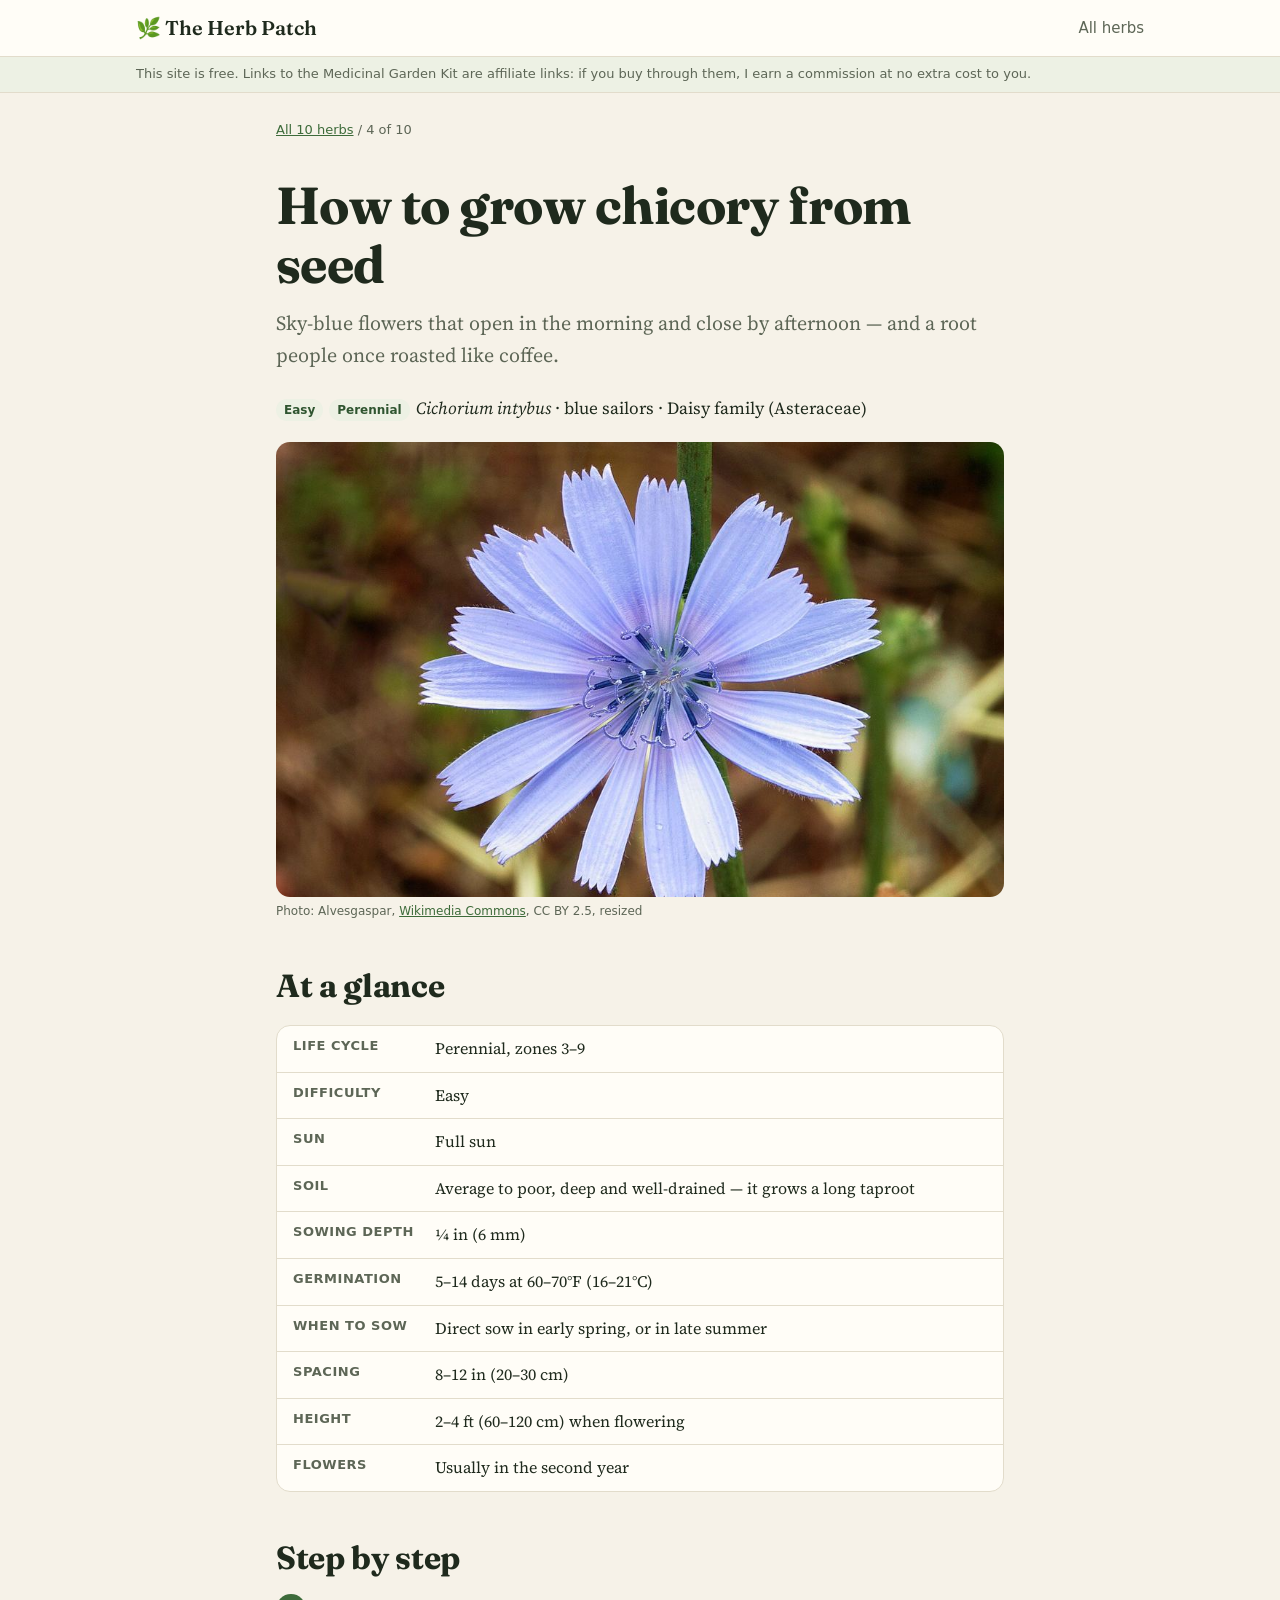
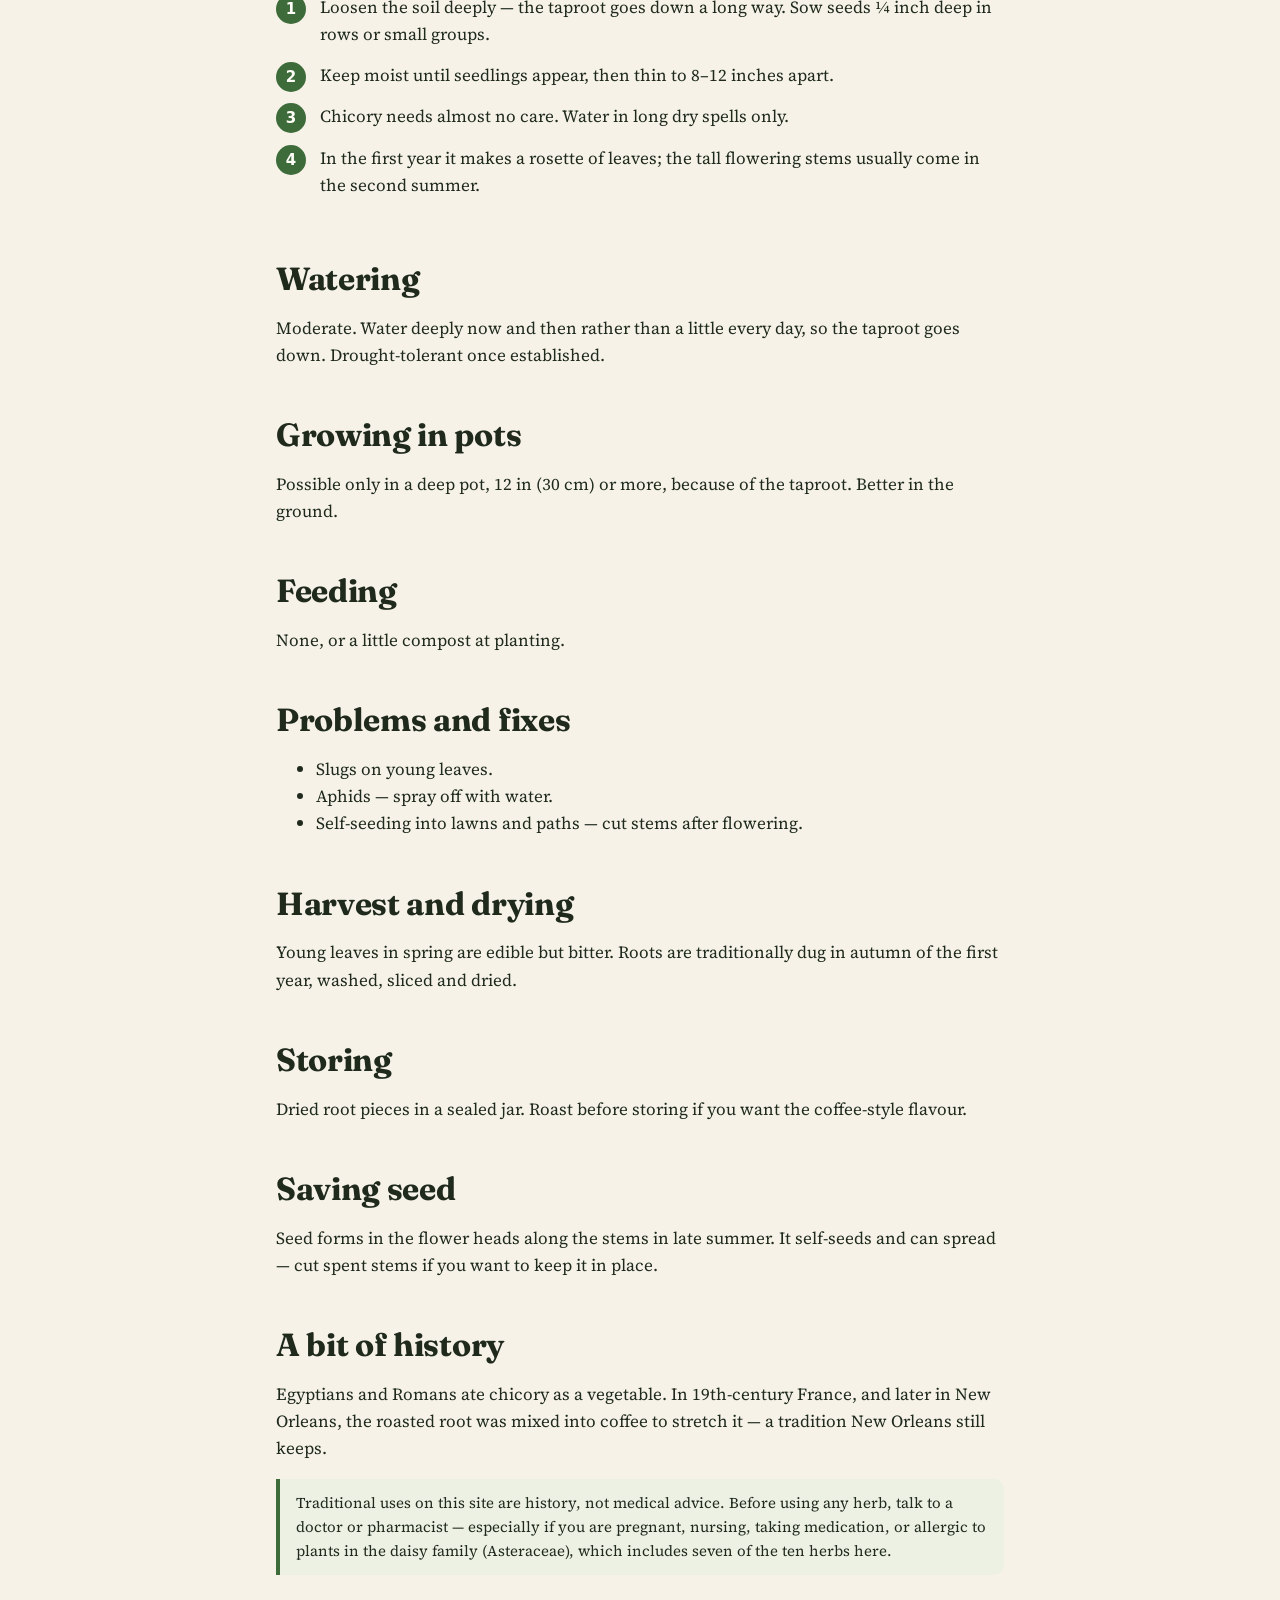
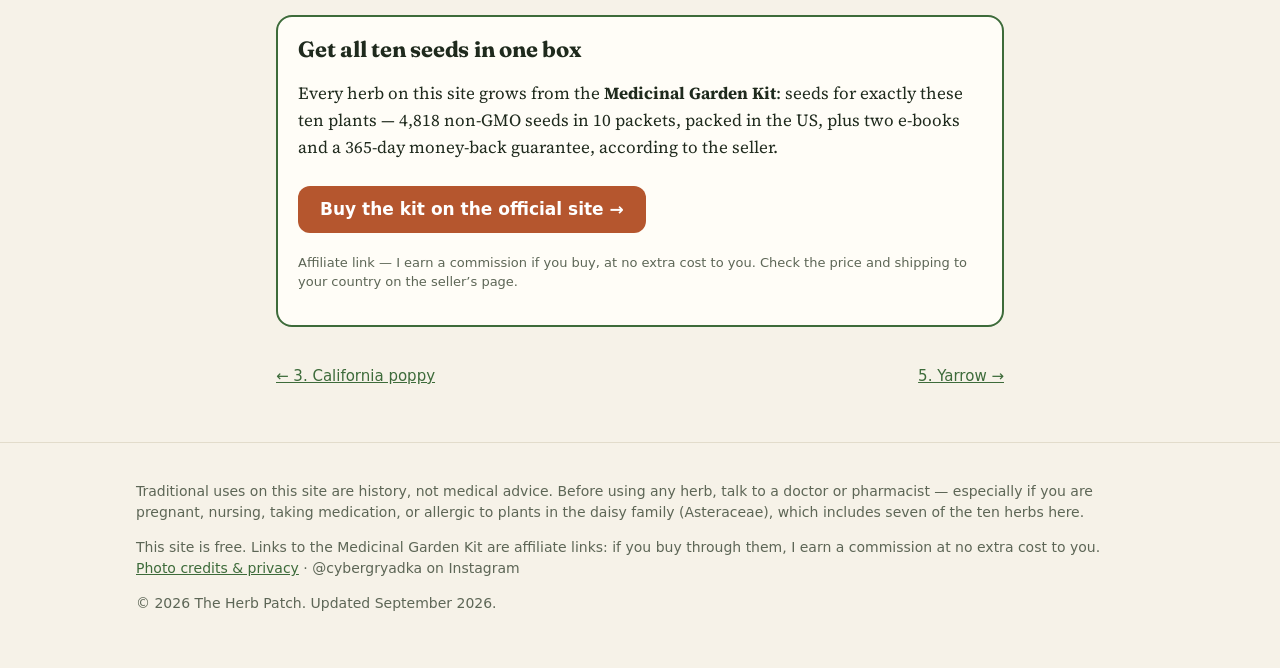
<file: chicory/index.html>
<!doctype html><html lang="en"><head><meta charset="utf-8">
<meta name="viewport" content="width=device-width,initial-scale=1">
<title>How to Grow Chicory from Seed — The Herb Patch</title><meta name="description" content="Chicory (Cichorium intybus): sowing depth, germination, spacing, harvest and drying. Sky-blue flowers that open in the morning and close by afternoon — and a root people once roasted like coffee.">
<meta property="og:title" content="How to Grow Chicory from Seed — The Herb Patch"><meta property="og:description" content="Chicory (Cichorium intybus): sowing depth, germination, spacing, harvest and drying. Sky-blue flowers that open in the morning and close by afternoon — and a root people once roasted like coffee.">
<meta property="og:image" content="https://herbpatch.github.io/img/chicory.jpg"><link rel="canonical" href="https://herbpatch.github.io/chicory/"><meta property="og:type" content="website">
<link rel="icon" href="data:image/svg+xml,%3Csvg xmlns='http://www.w3.org/2000/svg' viewBox='0 0 32 32'%3E%3Cpath d='M16 29C9 22 7 12 16 3c9 9 7 19 0 26z' fill='%233d6b3a'/%3E%3Cpath d='M16 29V9' stroke='%23f6f2e8' stroke-width='1.6'/%3E%3C/svg%3E"><link rel="preconnect" href="https://fonts.googleapis.com"><link rel="preconnect" href="https://fonts.gstatic.com" crossorigin><link href="https://fonts.googleapis.com/css2?family=Fraunces:opsz,wght@9..144,600&family=Source+Serif+4:opsz,wght@8..60,400;8..60,600&display=swap" rel="stylesheet"><link rel="stylesheet" href="../style.css?v=8f6bfedd"></head><body>
<header class="top"><div class="wrap wide"><a class="brand" href=".././">🌿 The Herb Patch</a>
<nav class="top"><a href=".././#herbs">All herbs</a></nav></div></header>
<div class="disc"><div class="wrap wide">This site is free. Links to the Medicinal Garden Kit are affiliate links: if you buy through them, I earn a commission at no extra cost to you.</div></div>
<main class="wrap">
<p class="small" style="margin-top:28px"><a href="../">All 10 herbs</a> / 4 of 10</p>
<h1>How to grow chicory from seed</h1>
<p class="lede">Sky-blue flowers that open in the morning and close by afternoon — and a root people once roasted like coffee.</p>
<p><span class="tag">Easy</span><span class="tag">Perennial</span><em>Cichorium intybus</em> · blue sailors · Daisy family (Asteraceae)</p>
<figure><img class="hero-img" src="../img/chicory.jpg" alt="Chicory (Cichorium intybus) in flower" loading="eager"><figcaption>Photo: Alvesgaspar, <a href="https://commons.wikimedia.org/wiki/File:Cichorium_intybus-alvesgaspar1.jpg" rel="noopener">Wikimedia Commons</a>, CC BY 2.5, resized</figcaption></figure>
<h2>At a glance</h2><dl class="facts"><div><dt>Life cycle</dt><dd>Perennial, zones 3–9</dd></div><div><dt>Difficulty</dt><dd>Easy</dd></div><div><dt>Sun</dt><dd>Full sun</dd></div><div><dt>Soil</dt><dd>Average to poor, deep and well-drained — it grows a long taproot</dd></div><div><dt>Sowing depth</dt><dd>¼ in (6 mm)</dd></div><div><dt>Germination</dt><dd>5–14 days at 60–70°F (16–21°C)</dd></div><div><dt>When to sow</dt><dd>Direct sow in early spring, or in late summer</dd></div><div><dt>Spacing</dt><dd>8–12 in (20–30 cm)</dd></div><div><dt>Height</dt><dd>2–4 ft (60–120 cm) when flowering</dd></div><div><dt>Flowers</dt><dd>Usually in the second year</dd></div></dl>
<h2>Step by step</h2><ol class="steps"><li>Loosen the soil deeply — the taproot goes down a long way. Sow seeds ¼ inch deep in rows or small groups.</li><li>Keep moist until seedlings appear, then thin to 8–12 inches apart.</li><li>Chicory needs almost no care. Water in long dry spells only.</li><li>In the first year it makes a rosette of leaves; the tall flowering stems usually come in the second summer.</li></ol>
<h2>Watering</h2><p>Moderate. Water deeply now and then rather than a little every day, so the taproot goes down. Drought-tolerant once established.</p>
<h2>Growing in pots</h2><p>Possible only in a deep pot, 12 in (30 cm) or more, because of the taproot. Better in the ground.</p>
<h2>Feeding</h2><p>None, or a little compost at planting.</p>
<h2>Problems and fixes</h2><ul><li>Slugs on young leaves.</li><li>Aphids — spray off with water.</li><li>Self-seeding into lawns and paths — cut stems after flowering.</li></ul>
<h2>Harvest and drying</h2><p>Young leaves in spring are edible but bitter. Roots are traditionally dug in autumn of the first year, washed, sliced and dried.</p>
<h2>Storing</h2><p>Dried root pieces in a sealed jar. Roast before storing if you want the coffee-style flavour.</p>
<h2>Saving seed</h2><p>Seed forms in the flower heads along the stems in late summer. It self-seeds and can spread — cut spent stems if you want to keep it in place.</p>
<h2>A bit of history</h2><p>Egyptians and Romans ate chicory as a vegetable. In 19th-century France, and later in New Orleans, the roasted root was mixed into coffee to stretch it — a tradition New Orleans still keeps.</p>
<p class="note">Traditional uses on this site are history, not medical advice. Before using any herb, talk to a doctor or pharmacist — especially if you are pregnant, nursing, taking medication, or allergic to plants in the daisy family (Asteraceae), which includes seven of the ten herbs here.</p>
<aside class="kit"><h3>Get all ten seeds in one box</h3>
<p>Every herb on this site grows from the <strong>Medicinal Garden Kit</strong>: seeds for exactly these ten plants —
4,818 non-GMO seeds in 10 packets, packed in the US, plus two e-books and a 365-day money-back guarantee, according to the seller.</p>
<a class="btn" href="https://www.digistore24.com/redir/379812/dol19sit875247/herb-chicory" rel="sponsored nofollow noopener" target="_blank">Buy the kit on the official site →</a>
<p class="small">Affiliate link — I earn a commission if you buy, at no extra cost to you. Check the price and shipping to your
country on the seller’s page.</p></aside>
<div class="pn"><a href="../california-poppy/">← 3. California poppy</a><a href="../yarrow/">5. Yarrow →</a></div></main>
<footer><div class="wrap wide">
<p>Traditional uses on this site are history, not medical advice. Before using any herb, talk to a doctor or pharmacist — especially if you are pregnant, nursing, taking medication, or allergic to plants in the daisy family (Asteraceae), which includes seven of the ten herbs here.</p>
<p>This site is free. Links to the Medicinal Garden Kit are affiliate links: if you buy through them, I earn a commission at no extra cost to you. <a href="../about/">Photo credits &amp; privacy</a> · @cybergryadka on Instagram</p>
<p>© 2026 The Herb Patch. Updated September 2026.</p></div></footer><script>(function(){var ua=navigator.userAgent||"";if(!/Instagram|FBAN|FBAV|FB_IAB|FBIOS/i.test(ua))return;
var an=/Android/i.test(ua);
function ext(u){return"intent://"+u.replace(/^https?:\/\//,"")+"#Intent;scheme=https;S.browser_fallback_url="+encodeURIComponent(u)+";end"}
var b=document.createElement("div");b.className="iab";
if(an){b.innerHTML='You are in the Instagram browser. <a href="'+ext(location.href)+'">Open in your browser</a> for easier checkout.';
document.querySelectorAll('a[rel~="sponsored"]').forEach(function(a){a.href=ext(a.href)});
try{if(!sessionStorage.getItem("iab")){sessionStorage.setItem("iab","1");location.href=ext(location.href)}}catch(e){}}
else{var o=document.createElement("div");o.className="iab-ov";o.innerHTML='<div class="iab-arrow">&#8593;</div><h2>Open this page in your browser</h2><ol><li>Tap <b>&bull;&bull;&bull;</b> at the top right</li><li>Choose <b>&ldquo;Open in external browser&rdquo;</b></li></ol><p>Checkout is easier there.</p>';document.documentElement.style.overflow="hidden";document.body.appendChild(o);return}
document.body.insertBefore(b,document.body.firstChild);
})();</script></body></html>
</file>
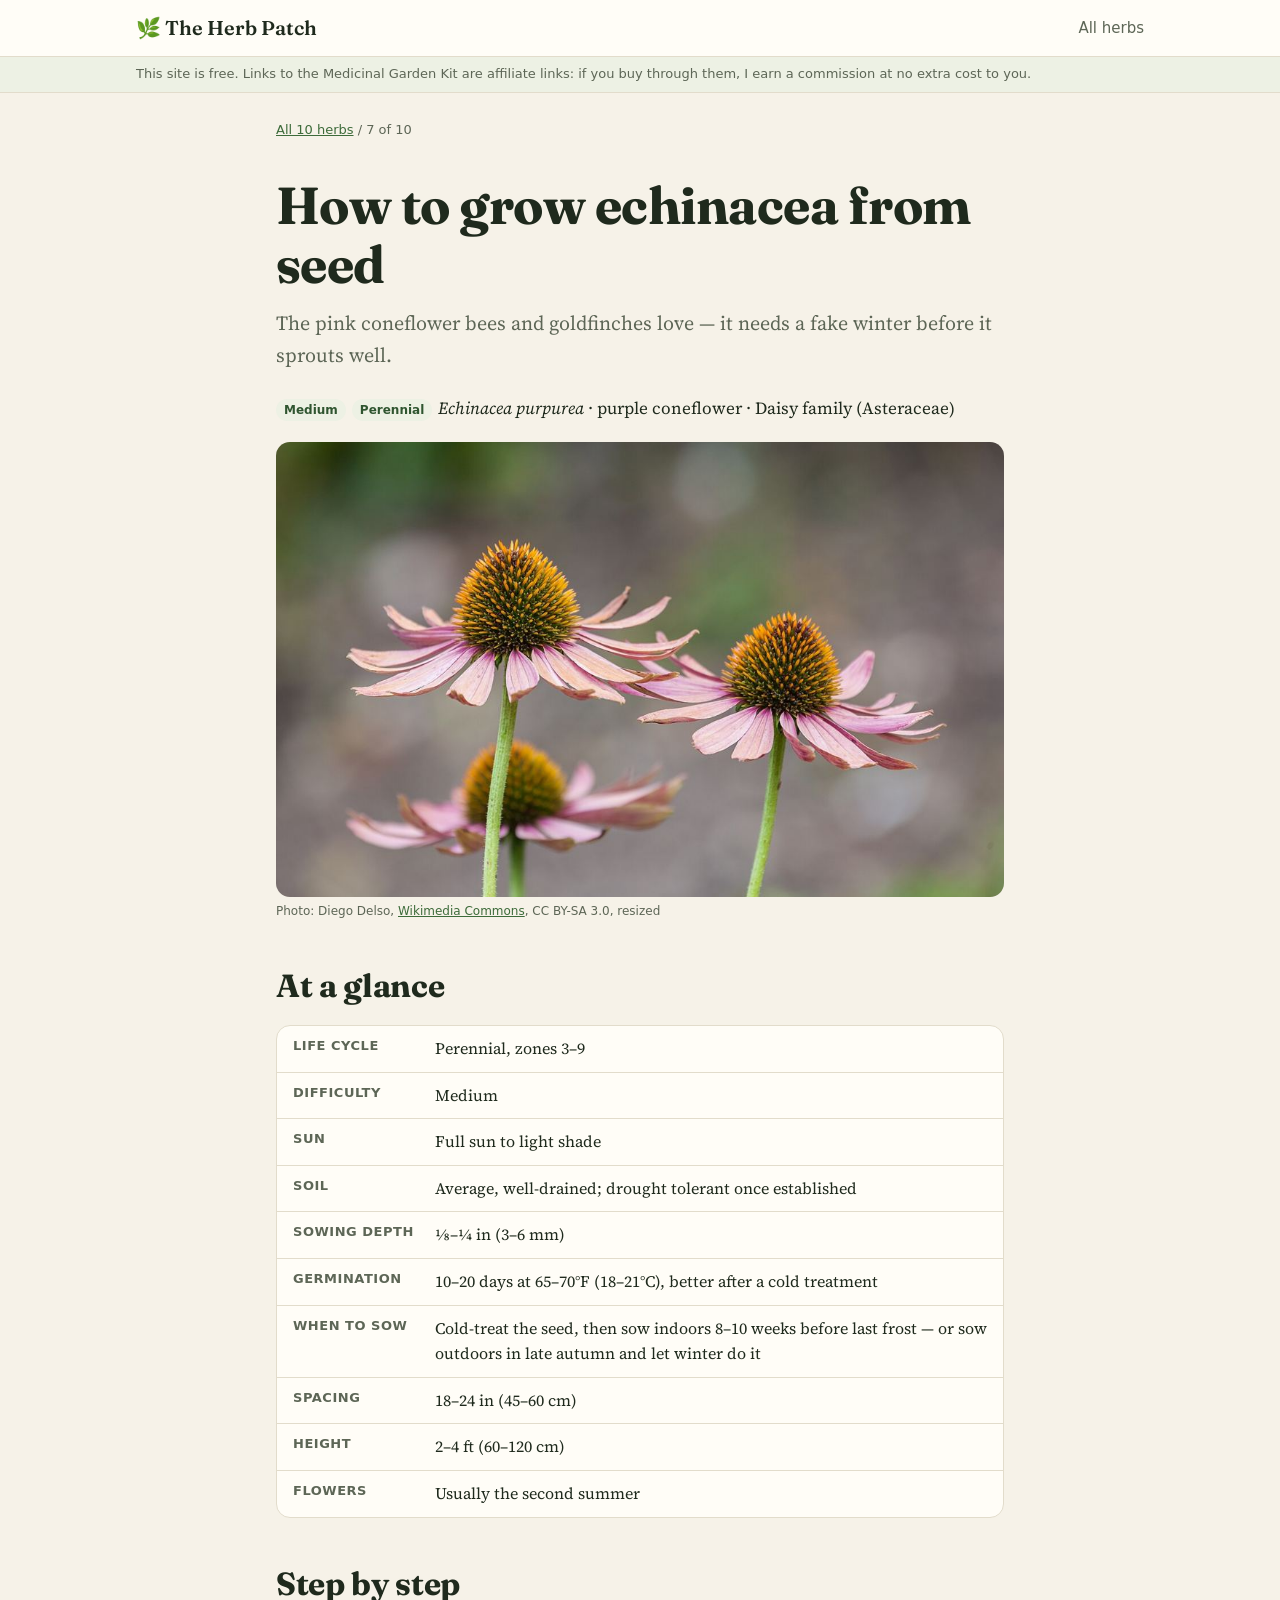
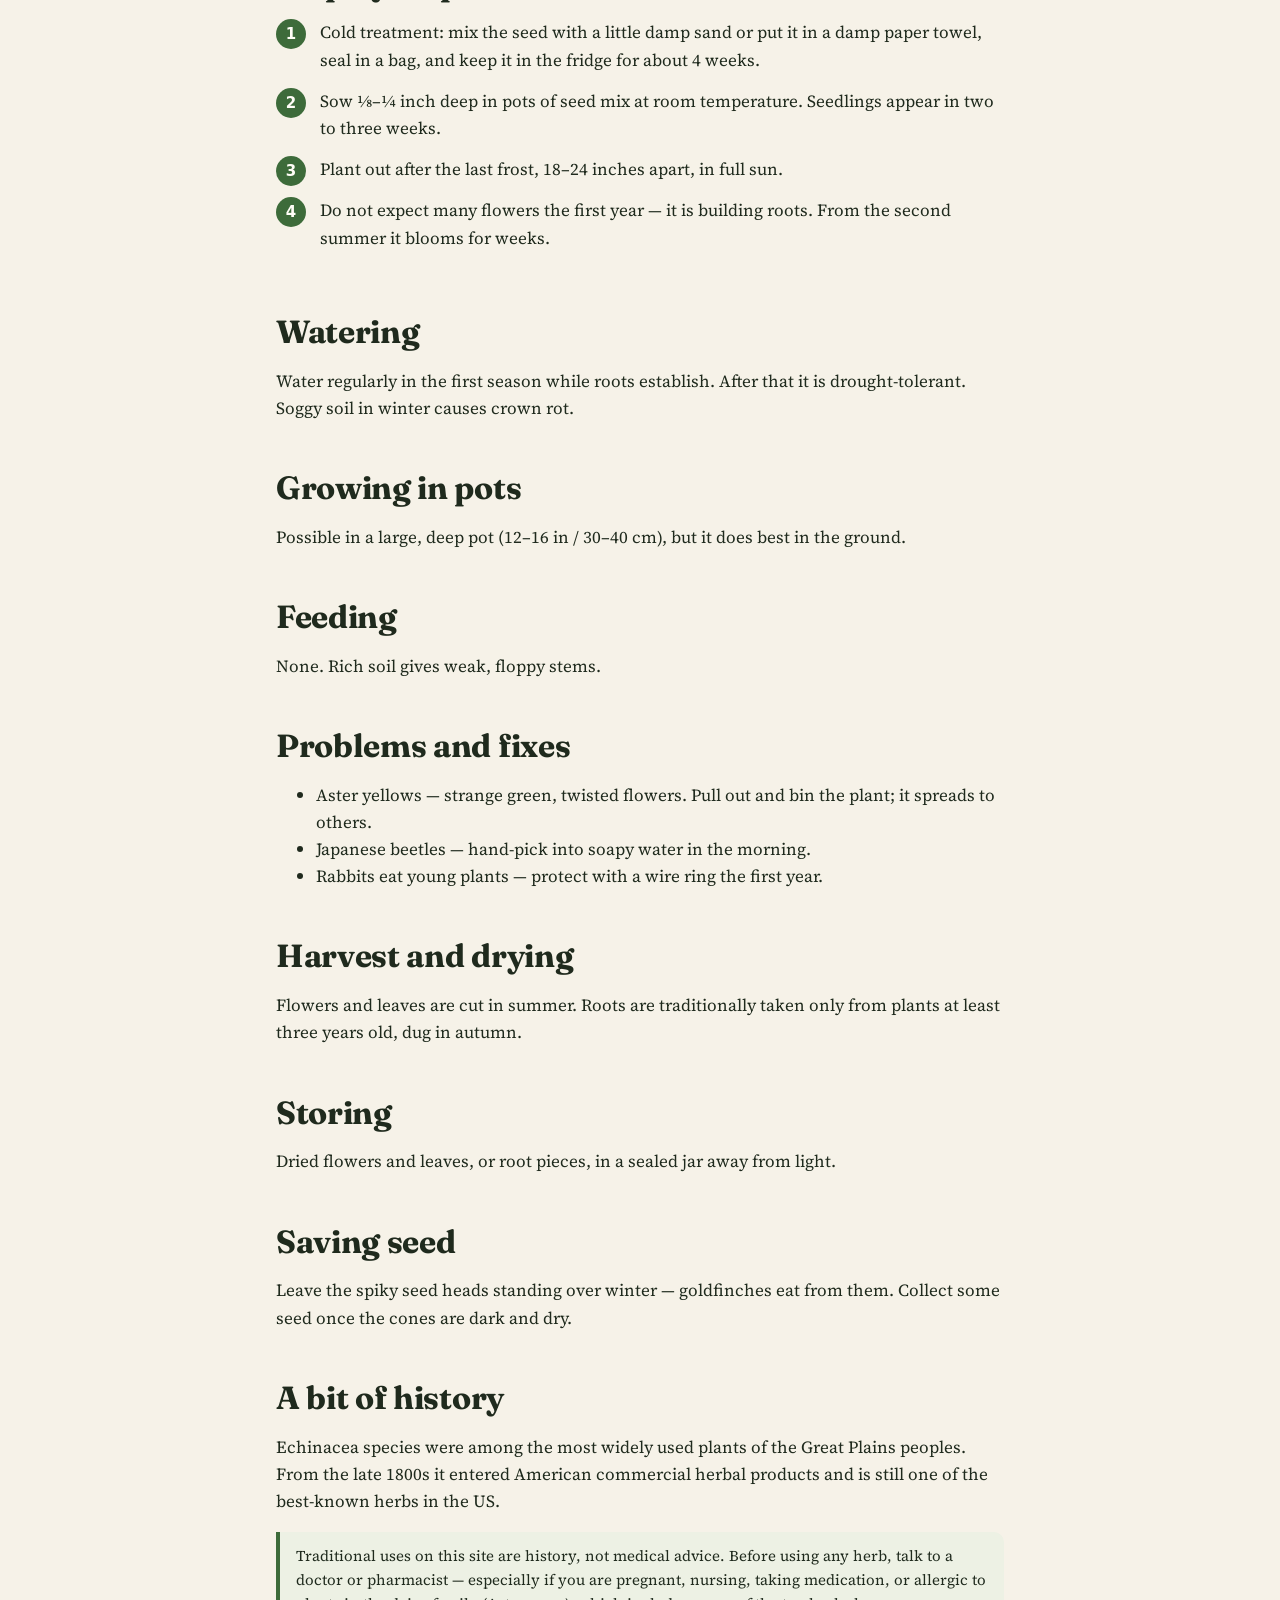
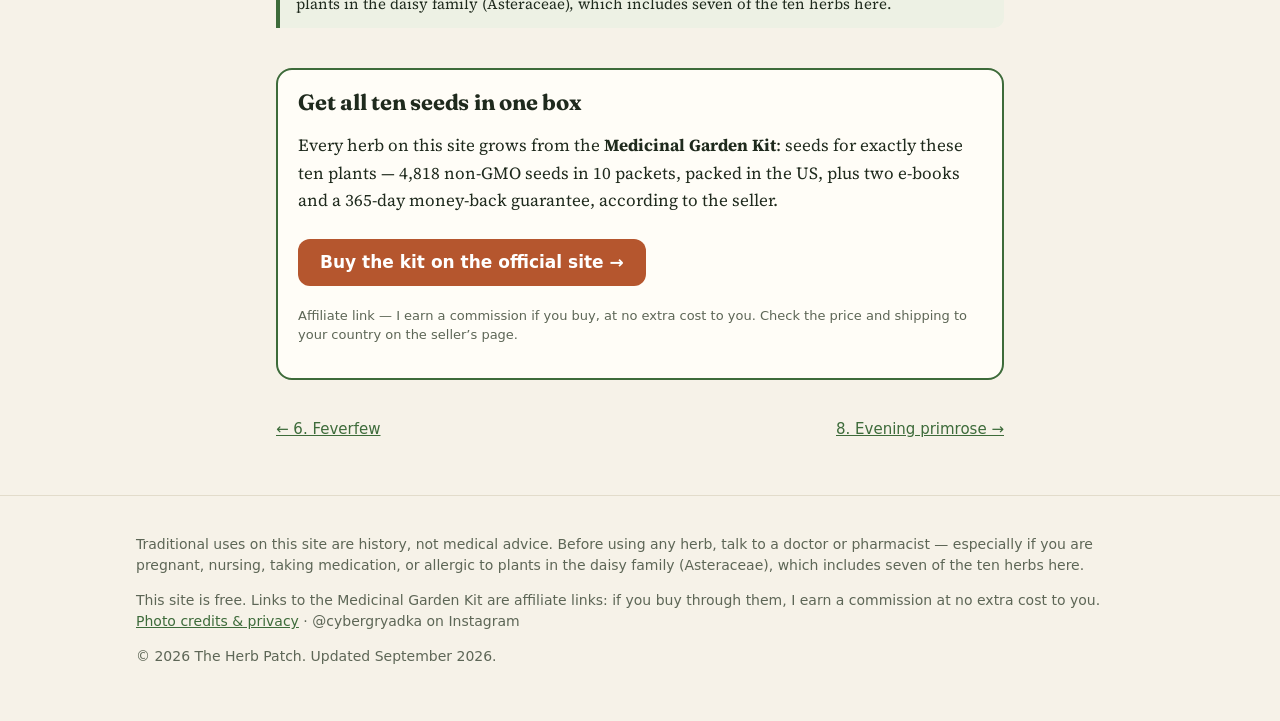
<file: echinacea/index.html>
<!doctype html><html lang="en"><head><meta charset="utf-8">
<meta name="viewport" content="width=device-width,initial-scale=1">
<title>How to Grow Echinacea from Seed — The Herb Patch</title><meta name="description" content="Echinacea (Echinacea purpurea): sowing depth, germination, spacing, harvest and drying. The pink coneflower bees and goldfinches love — it needs a fake winter before it sprouts well.">
<meta property="og:title" content="How to Grow Echinacea from Seed — The Herb Patch"><meta property="og:description" content="Echinacea (Echinacea purpurea): sowing depth, germination, spacing, harvest and drying. The pink coneflower bees and goldfinches love — it needs a fake winter before it sprouts well.">
<meta property="og:image" content="https://herbpatch.github.io/img/echinacea.jpg"><link rel="canonical" href="https://herbpatch.github.io/echinacea/"><meta property="og:type" content="website">
<link rel="icon" href="data:image/svg+xml,%3Csvg xmlns='http://www.w3.org/2000/svg' viewBox='0 0 32 32'%3E%3Cpath d='M16 29C9 22 7 12 16 3c9 9 7 19 0 26z' fill='%233d6b3a'/%3E%3Cpath d='M16 29V9' stroke='%23f6f2e8' stroke-width='1.6'/%3E%3C/svg%3E"><link rel="preconnect" href="https://fonts.googleapis.com"><link rel="preconnect" href="https://fonts.gstatic.com" crossorigin><link href="https://fonts.googleapis.com/css2?family=Fraunces:opsz,wght@9..144,600&family=Source+Serif+4:opsz,wght@8..60,400;8..60,600&display=swap" rel="stylesheet"><link rel="stylesheet" href="../style.css?v=8f6bfedd"></head><body>
<header class="top"><div class="wrap wide"><a class="brand" href=".././">🌿 The Herb Patch</a>
<nav class="top"><a href=".././#herbs">All herbs</a></nav></div></header>
<div class="disc"><div class="wrap wide">This site is free. Links to the Medicinal Garden Kit are affiliate links: if you buy through them, I earn a commission at no extra cost to you.</div></div>
<main class="wrap">
<p class="small" style="margin-top:28px"><a href="../">All 10 herbs</a> / 7 of 10</p>
<h1>How to grow echinacea from seed</h1>
<p class="lede">The pink coneflower bees and goldfinches love — it needs a fake winter before it sprouts well.</p>
<p><span class="tag">Medium</span><span class="tag">Perennial</span><em>Echinacea purpurea</em> · purple coneflower · Daisy family (Asteraceae)</p>
<figure><img class="hero-img" src="../img/echinacea.jpg" alt="Echinacea (Echinacea purpurea) in flower" loading="eager"><figcaption>Photo: Diego Delso, <a href="https://commons.wikimedia.org/wiki/File:Echinacea_purpurea,_Jard%C3%ADn_Bot%C3%A1nico,_M%C3%BAnich,_Alemania,_2013-09-08,_DD_01.jpg" rel="noopener">Wikimedia Commons</a>, CC BY-SA 3.0, resized</figcaption></figure>
<h2>At a glance</h2><dl class="facts"><div><dt>Life cycle</dt><dd>Perennial, zones 3–9</dd></div><div><dt>Difficulty</dt><dd>Medium</dd></div><div><dt>Sun</dt><dd>Full sun to light shade</dd></div><div><dt>Soil</dt><dd>Average, well-drained; drought tolerant once established</dd></div><div><dt>Sowing depth</dt><dd>⅛–¼ in (3–6 mm)</dd></div><div><dt>Germination</dt><dd>10–20 days at 65–70°F (18–21°C), better after a cold treatment</dd></div><div><dt>When to sow</dt><dd>Cold-treat the seed, then sow indoors 8–10 weeks before last frost — or sow outdoors in late autumn and let winter do it</dd></div><div><dt>Spacing</dt><dd>18–24 in (45–60 cm)</dd></div><div><dt>Height</dt><dd>2–4 ft (60–120 cm)</dd></div><div><dt>Flowers</dt><dd>Usually the second summer</dd></div></dl>
<h2>Step by step</h2><ol class="steps"><li>Cold treatment: mix the seed with a little damp sand or put it in a damp paper towel, seal in a bag, and keep it in the fridge for about 4 weeks.</li><li>Sow ⅛–¼ inch deep in pots of seed mix at room temperature. Seedlings appear in two to three weeks.</li><li>Plant out after the last frost, 18–24 inches apart, in full sun.</li><li>Do not expect many flowers the first year — it is building roots. From the second summer it blooms for weeks.</li></ol>
<h2>Watering</h2><p>Water regularly in the first season while roots establish. After that it is drought-tolerant. Soggy soil in winter causes crown rot.</p>
<h2>Growing in pots</h2><p>Possible in a large, deep pot (12–16 in / 30–40 cm), but it does best in the ground.</p>
<h2>Feeding</h2><p>None. Rich soil gives weak, floppy stems.</p>
<h2>Problems and fixes</h2><ul><li>Aster yellows — strange green, twisted flowers. Pull out and bin the plant; it spreads to others.</li><li>Japanese beetles — hand-pick into soapy water in the morning.</li><li>Rabbits eat young plants — protect with a wire ring the first year.</li></ul>
<h2>Harvest and drying</h2><p>Flowers and leaves are cut in summer. Roots are traditionally taken only from plants at least three years old, dug in autumn.</p>
<h2>Storing</h2><p>Dried flowers and leaves, or root pieces, in a sealed jar away from light.</p>
<h2>Saving seed</h2><p>Leave the spiky seed heads standing over winter — goldfinches eat from them. Collect some seed once the cones are dark and dry.</p>
<h2>A bit of history</h2><p>Echinacea species were among the most widely used plants of the Great Plains peoples. From the late 1800s it entered American commercial herbal products and is still one of the best-known herbs in the US.</p>
<p class="note">Traditional uses on this site are history, not medical advice. Before using any herb, talk to a doctor or pharmacist — especially if you are pregnant, nursing, taking medication, or allergic to plants in the daisy family (Asteraceae), which includes seven of the ten herbs here.</p>
<aside class="kit"><h3>Get all ten seeds in one box</h3>
<p>Every herb on this site grows from the <strong>Medicinal Garden Kit</strong>: seeds for exactly these ten plants —
4,818 non-GMO seeds in 10 packets, packed in the US, plus two e-books and a 365-day money-back guarantee, according to the seller.</p>
<a class="btn" href="https://www.digistore24.com/redir/379812/dol19sit875247/herb-echinacea" rel="sponsored nofollow noopener" target="_blank">Buy the kit on the official site →</a>
<p class="small">Affiliate link — I earn a commission if you buy, at no extra cost to you. Check the price and shipping to your
country on the seller’s page.</p></aside>
<div class="pn"><a href="../feverfew/">← 6. Feverfew</a><a href="../evening-primrose/">8. Evening primrose →</a></div></main>
<footer><div class="wrap wide">
<p>Traditional uses on this site are history, not medical advice. Before using any herb, talk to a doctor or pharmacist — especially if you are pregnant, nursing, taking medication, or allergic to plants in the daisy family (Asteraceae), which includes seven of the ten herbs here.</p>
<p>This site is free. Links to the Medicinal Garden Kit are affiliate links: if you buy through them, I earn a commission at no extra cost to you. <a href="../about/">Photo credits &amp; privacy</a> · @cybergryadka on Instagram</p>
<p>© 2026 The Herb Patch. Updated September 2026.</p></div></footer><script>(function(){var ua=navigator.userAgent||"";if(!/Instagram|FBAN|FBAV|FB_IAB|FBIOS/i.test(ua))return;
var an=/Android/i.test(ua);
function ext(u){return"intent://"+u.replace(/^https?:\/\//,"")+"#Intent;scheme=https;S.browser_fallback_url="+encodeURIComponent(u)+";end"}
var b=document.createElement("div");b.className="iab";
if(an){b.innerHTML='You are in the Instagram browser. <a href="'+ext(location.href)+'">Open in your browser</a> for easier checkout.';
document.querySelectorAll('a[rel~="sponsored"]').forEach(function(a){a.href=ext(a.href)});
try{if(!sessionStorage.getItem("iab")){sessionStorage.setItem("iab","1");location.href=ext(location.href)}}catch(e){}}
else{var o=document.createElement("div");o.className="iab-ov";o.innerHTML='<div class="iab-arrow">&#8593;</div><h2>Open this page in your browser</h2><ol><li>Tap <b>&bull;&bull;&bull;</b> at the top right</li><li>Choose <b>&ldquo;Open in external browser&rdquo;</b></li></ol><p>Checkout is easier there.</p>';document.documentElement.style.overflow="hidden";document.body.appendChild(o);return}
document.body.insertBefore(b,document.body.firstChild);
})();</script></body></html>
</file>
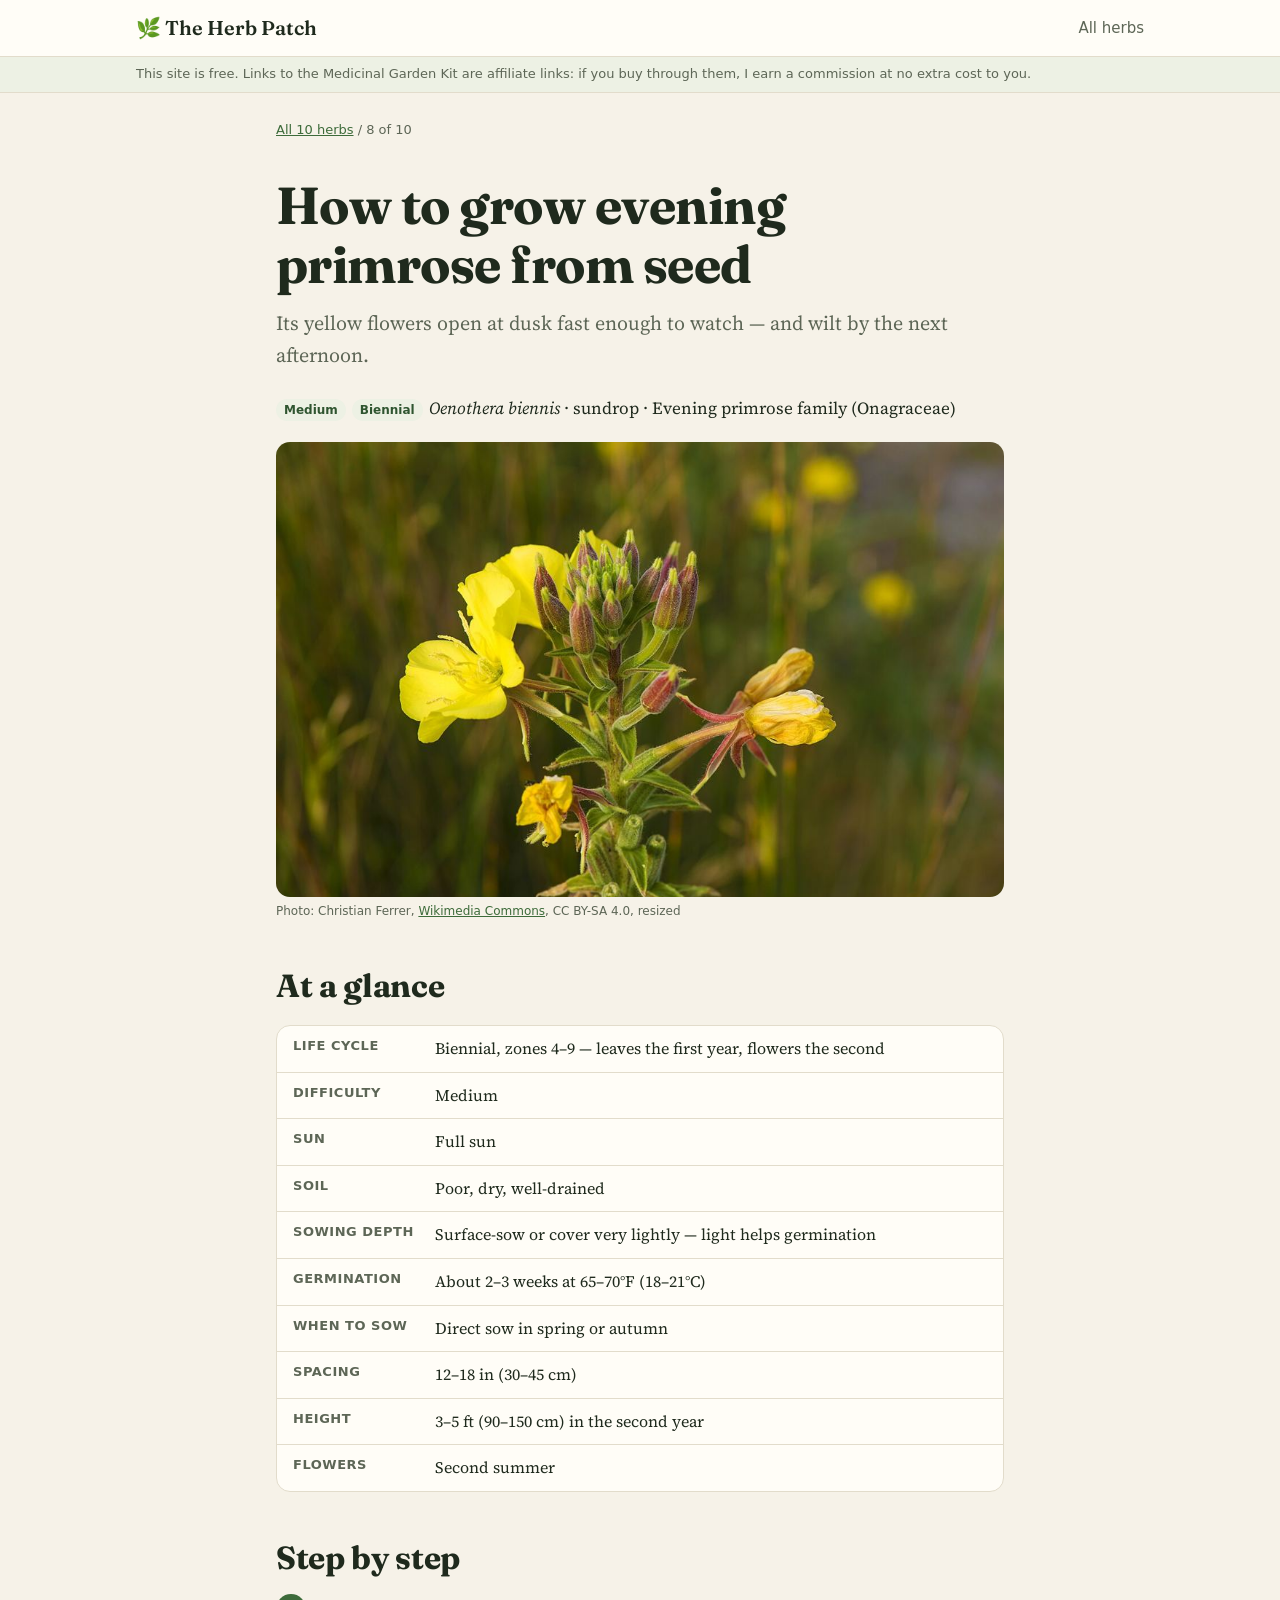
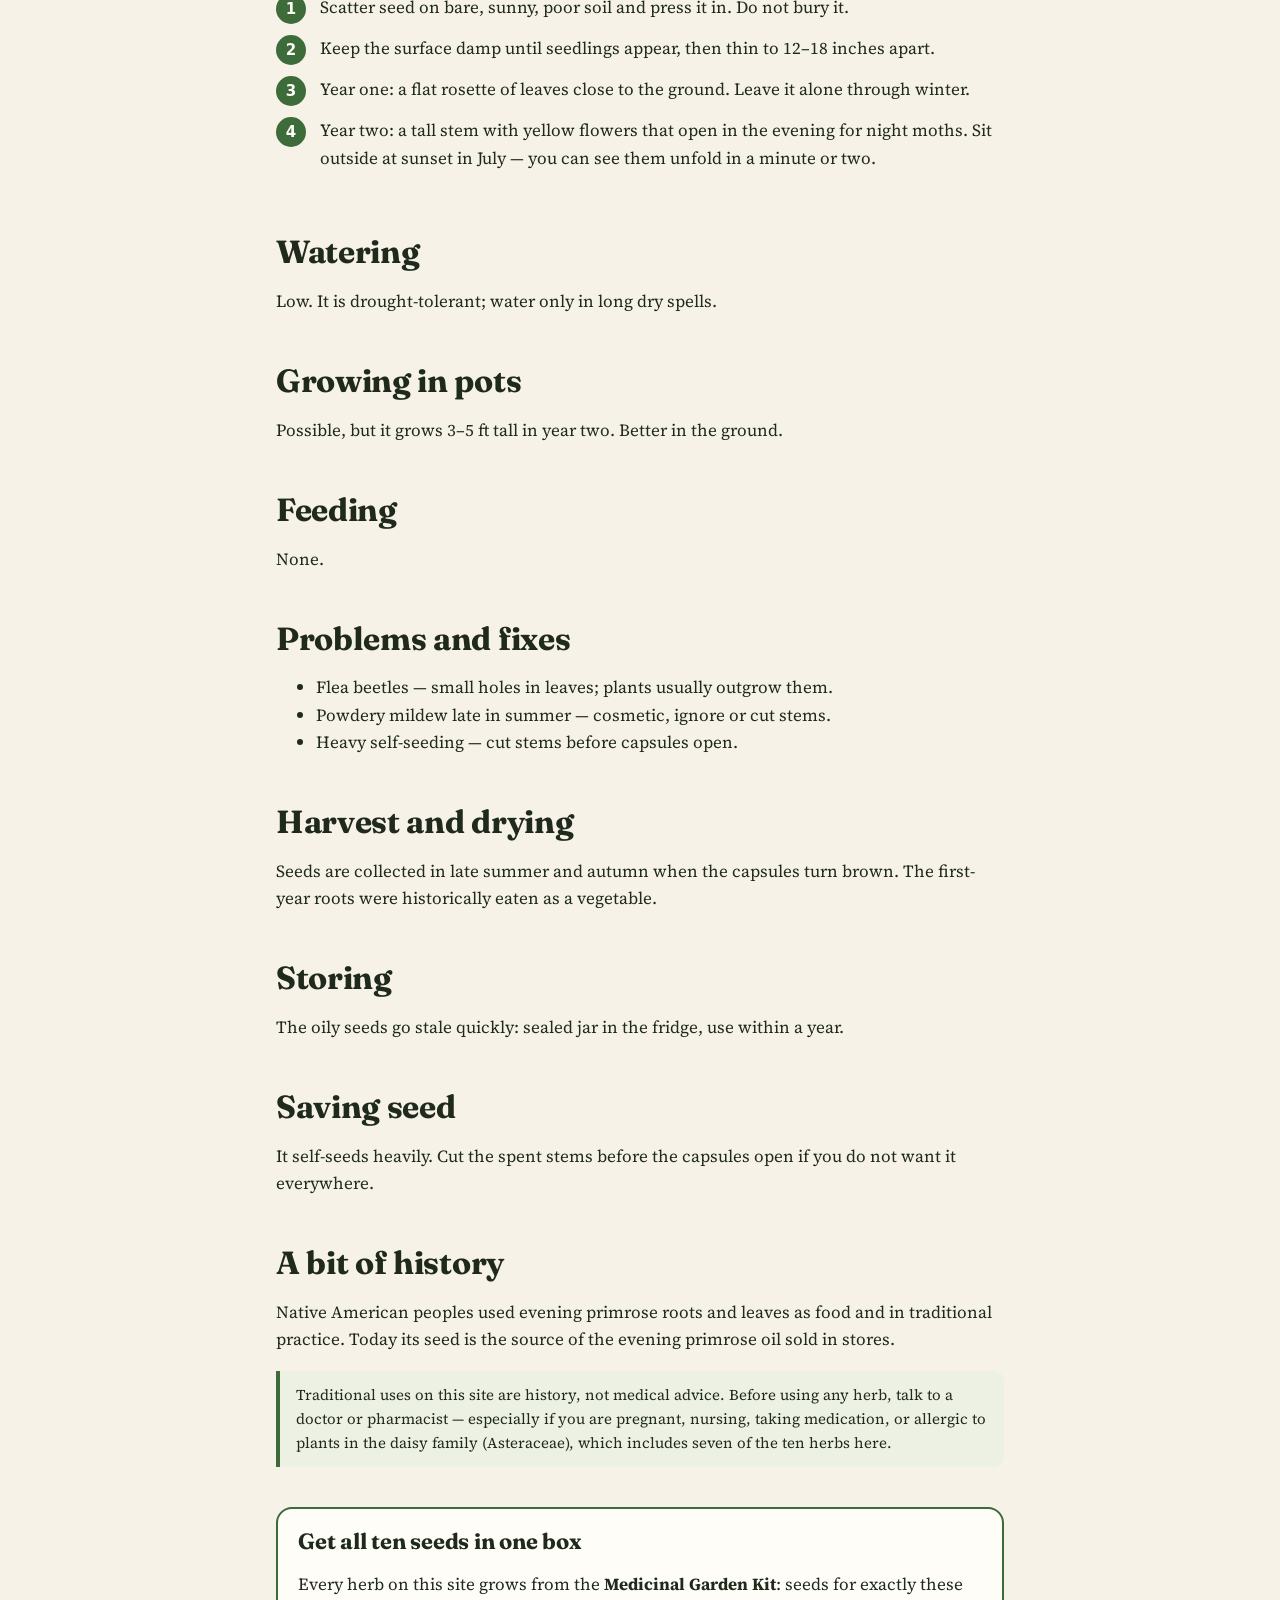
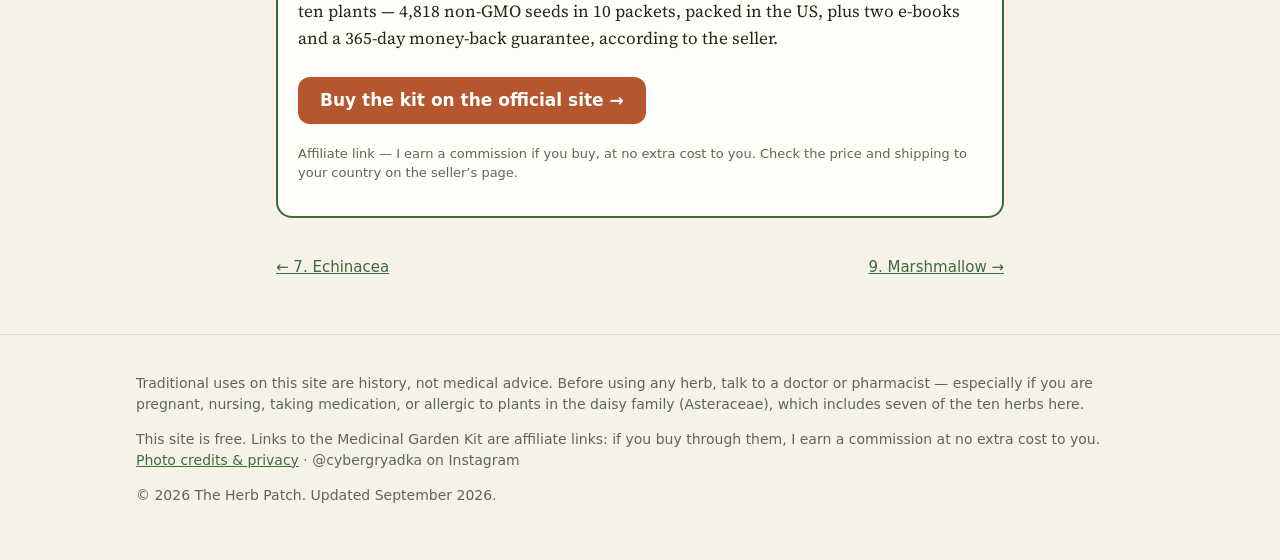
<file: evening-primrose/index.html>
<!doctype html><html lang="en"><head><meta charset="utf-8">
<meta name="viewport" content="width=device-width,initial-scale=1">
<title>How to Grow Evening primrose from Seed — The Herb Patch</title><meta name="description" content="Evening primrose (Oenothera biennis): sowing depth, germination, spacing, harvest and drying. Its yellow flowers open at dusk fast enough to watch — and wilt by the next afternoon.">
<meta property="og:title" content="How to Grow Evening primrose from Seed — The Herb Patch"><meta property="og:description" content="Evening primrose (Oenothera biennis): sowing depth, germination, spacing, harvest and drying. Its yellow flowers open at dusk fast enough to watch — and wilt by the next afternoon.">
<meta property="og:image" content="https://herbpatch.github.io/img/evening-primrose.jpg"><link rel="canonical" href="https://herbpatch.github.io/evening-primrose/"><meta property="og:type" content="website">
<link rel="icon" href="data:image/svg+xml,%3Csvg xmlns='http://www.w3.org/2000/svg' viewBox='0 0 32 32'%3E%3Cpath d='M16 29C9 22 7 12 16 3c9 9 7 19 0 26z' fill='%233d6b3a'/%3E%3Cpath d='M16 29V9' stroke='%23f6f2e8' stroke-width='1.6'/%3E%3C/svg%3E"><link rel="preconnect" href="https://fonts.googleapis.com"><link rel="preconnect" href="https://fonts.gstatic.com" crossorigin><link href="https://fonts.googleapis.com/css2?family=Fraunces:opsz,wght@9..144,600&family=Source+Serif+4:opsz,wght@8..60,400;8..60,600&display=swap" rel="stylesheet"><link rel="stylesheet" href="../style.css?v=8f6bfedd"></head><body>
<header class="top"><div class="wrap wide"><a class="brand" href=".././">🌿 The Herb Patch</a>
<nav class="top"><a href=".././#herbs">All herbs</a></nav></div></header>
<div class="disc"><div class="wrap wide">This site is free. Links to the Medicinal Garden Kit are affiliate links: if you buy through them, I earn a commission at no extra cost to you.</div></div>
<main class="wrap">
<p class="small" style="margin-top:28px"><a href="../">All 10 herbs</a> / 8 of 10</p>
<h1>How to grow evening primrose from seed</h1>
<p class="lede">Its yellow flowers open at dusk fast enough to watch — and wilt by the next afternoon.</p>
<p><span class="tag">Medium</span><span class="tag">Biennial</span><em>Oenothera biennis</em> · sundrop · Evening primrose family (Onagraceae)</p>
<figure><img class="hero-img" src="../img/evening-primrose.jpg" alt="Evening primrose (Oenothera biennis) in flower" loading="eager"><figcaption>Photo: Christian Ferrer, <a href="https://commons.wikimedia.org/wiki/File:Oenothera_biennis,_Vic-la-Gardiole_01.jpg" rel="noopener">Wikimedia Commons</a>, CC BY-SA 4.0, resized</figcaption></figure>
<h2>At a glance</h2><dl class="facts"><div><dt>Life cycle</dt><dd>Biennial, zones 4–9 — leaves the first year, flowers the second</dd></div><div><dt>Difficulty</dt><dd>Medium</dd></div><div><dt>Sun</dt><dd>Full sun</dd></div><div><dt>Soil</dt><dd>Poor, dry, well-drained</dd></div><div><dt>Sowing depth</dt><dd>Surface-sow or cover very lightly — light helps germination</dd></div><div><dt>Germination</dt><dd>About 2–3 weeks at 65–70°F (18–21°C)</dd></div><div><dt>When to sow</dt><dd>Direct sow in spring or autumn</dd></div><div><dt>Spacing</dt><dd>12–18 in (30–45 cm)</dd></div><div><dt>Height</dt><dd>3–5 ft (90–150 cm) in the second year</dd></div><div><dt>Flowers</dt><dd>Second summer</dd></div></dl>
<h2>Step by step</h2><ol class="steps"><li>Scatter seed on bare, sunny, poor soil and press it in. Do not bury it.</li><li>Keep the surface damp until seedlings appear, then thin to 12–18 inches apart.</li><li>Year one: a flat rosette of leaves close to the ground. Leave it alone through winter.</li><li>Year two: a tall stem with yellow flowers that open in the evening for night moths. Sit outside at sunset in July — you can see them unfold in a minute or two.</li></ol>
<h2>Watering</h2><p>Low. It is drought-tolerant; water only in long dry spells.</p>
<h2>Growing in pots</h2><p>Possible, but it grows 3–5 ft tall in year two. Better in the ground.</p>
<h2>Feeding</h2><p>None.</p>
<h2>Problems and fixes</h2><ul><li>Flea beetles — small holes in leaves; plants usually outgrow them.</li><li>Powdery mildew late in summer — cosmetic, ignore or cut stems.</li><li>Heavy self-seeding — cut stems before capsules open.</li></ul>
<h2>Harvest and drying</h2><p>Seeds are collected in late summer and autumn when the capsules turn brown. The first-year roots were historically eaten as a vegetable.</p>
<h2>Storing</h2><p>The oily seeds go stale quickly: sealed jar in the fridge, use within a year.</p>
<h2>Saving seed</h2><p>It self-seeds heavily. Cut the spent stems before the capsules open if you do not want it everywhere.</p>
<h2>A bit of history</h2><p>Native American peoples used evening primrose roots and leaves as food and in traditional practice. Today its seed is the source of the evening primrose oil sold in stores.</p>
<p class="note">Traditional uses on this site are history, not medical advice. Before using any herb, talk to a doctor or pharmacist — especially if you are pregnant, nursing, taking medication, or allergic to plants in the daisy family (Asteraceae), which includes seven of the ten herbs here.</p>
<aside class="kit"><h3>Get all ten seeds in one box</h3>
<p>Every herb on this site grows from the <strong>Medicinal Garden Kit</strong>: seeds for exactly these ten plants —
4,818 non-GMO seeds in 10 packets, packed in the US, plus two e-books and a 365-day money-back guarantee, according to the seller.</p>
<a class="btn" href="https://www.digistore24.com/redir/379812/dol19sit875247/herb-evening-primrose" rel="sponsored nofollow noopener" target="_blank">Buy the kit on the official site →</a>
<p class="small">Affiliate link — I earn a commission if you buy, at no extra cost to you. Check the price and shipping to your
country on the seller’s page.</p></aside>
<div class="pn"><a href="../echinacea/">← 7. Echinacea</a><a href="../marshmallow/">9. Marshmallow →</a></div></main>
<footer><div class="wrap wide">
<p>Traditional uses on this site are history, not medical advice. Before using any herb, talk to a doctor or pharmacist — especially if you are pregnant, nursing, taking medication, or allergic to plants in the daisy family (Asteraceae), which includes seven of the ten herbs here.</p>
<p>This site is free. Links to the Medicinal Garden Kit are affiliate links: if you buy through them, I earn a commission at no extra cost to you. <a href="../about/">Photo credits &amp; privacy</a> · @cybergryadka on Instagram</p>
<p>© 2026 The Herb Patch. Updated September 2026.</p></div></footer><script>(function(){var ua=navigator.userAgent||"";if(!/Instagram|FBAN|FBAV|FB_IAB|FBIOS/i.test(ua))return;
var an=/Android/i.test(ua);
function ext(u){return"intent://"+u.replace(/^https?:\/\//,"")+"#Intent;scheme=https;S.browser_fallback_url="+encodeURIComponent(u)+";end"}
var b=document.createElement("div");b.className="iab";
if(an){b.innerHTML='You are in the Instagram browser. <a href="'+ext(location.href)+'">Open in your browser</a> for easier checkout.';
document.querySelectorAll('a[rel~="sponsored"]').forEach(function(a){a.href=ext(a.href)});
try{if(!sessionStorage.getItem("iab")){sessionStorage.setItem("iab","1");location.href=ext(location.href)}}catch(e){}}
else{var o=document.createElement("div");o.className="iab-ov";o.innerHTML='<div class="iab-arrow">&#8593;</div><h2>Open this page in your browser</h2><ol><li>Tap <b>&bull;&bull;&bull;</b> at the top right</li><li>Choose <b>&ldquo;Open in external browser&rdquo;</b></li></ol><p>Checkout is easier there.</p>';document.documentElement.style.overflow="hidden";document.body.appendChild(o);return}
document.body.insertBefore(b,document.body.firstChild);
})();</script></body></html>
</file>
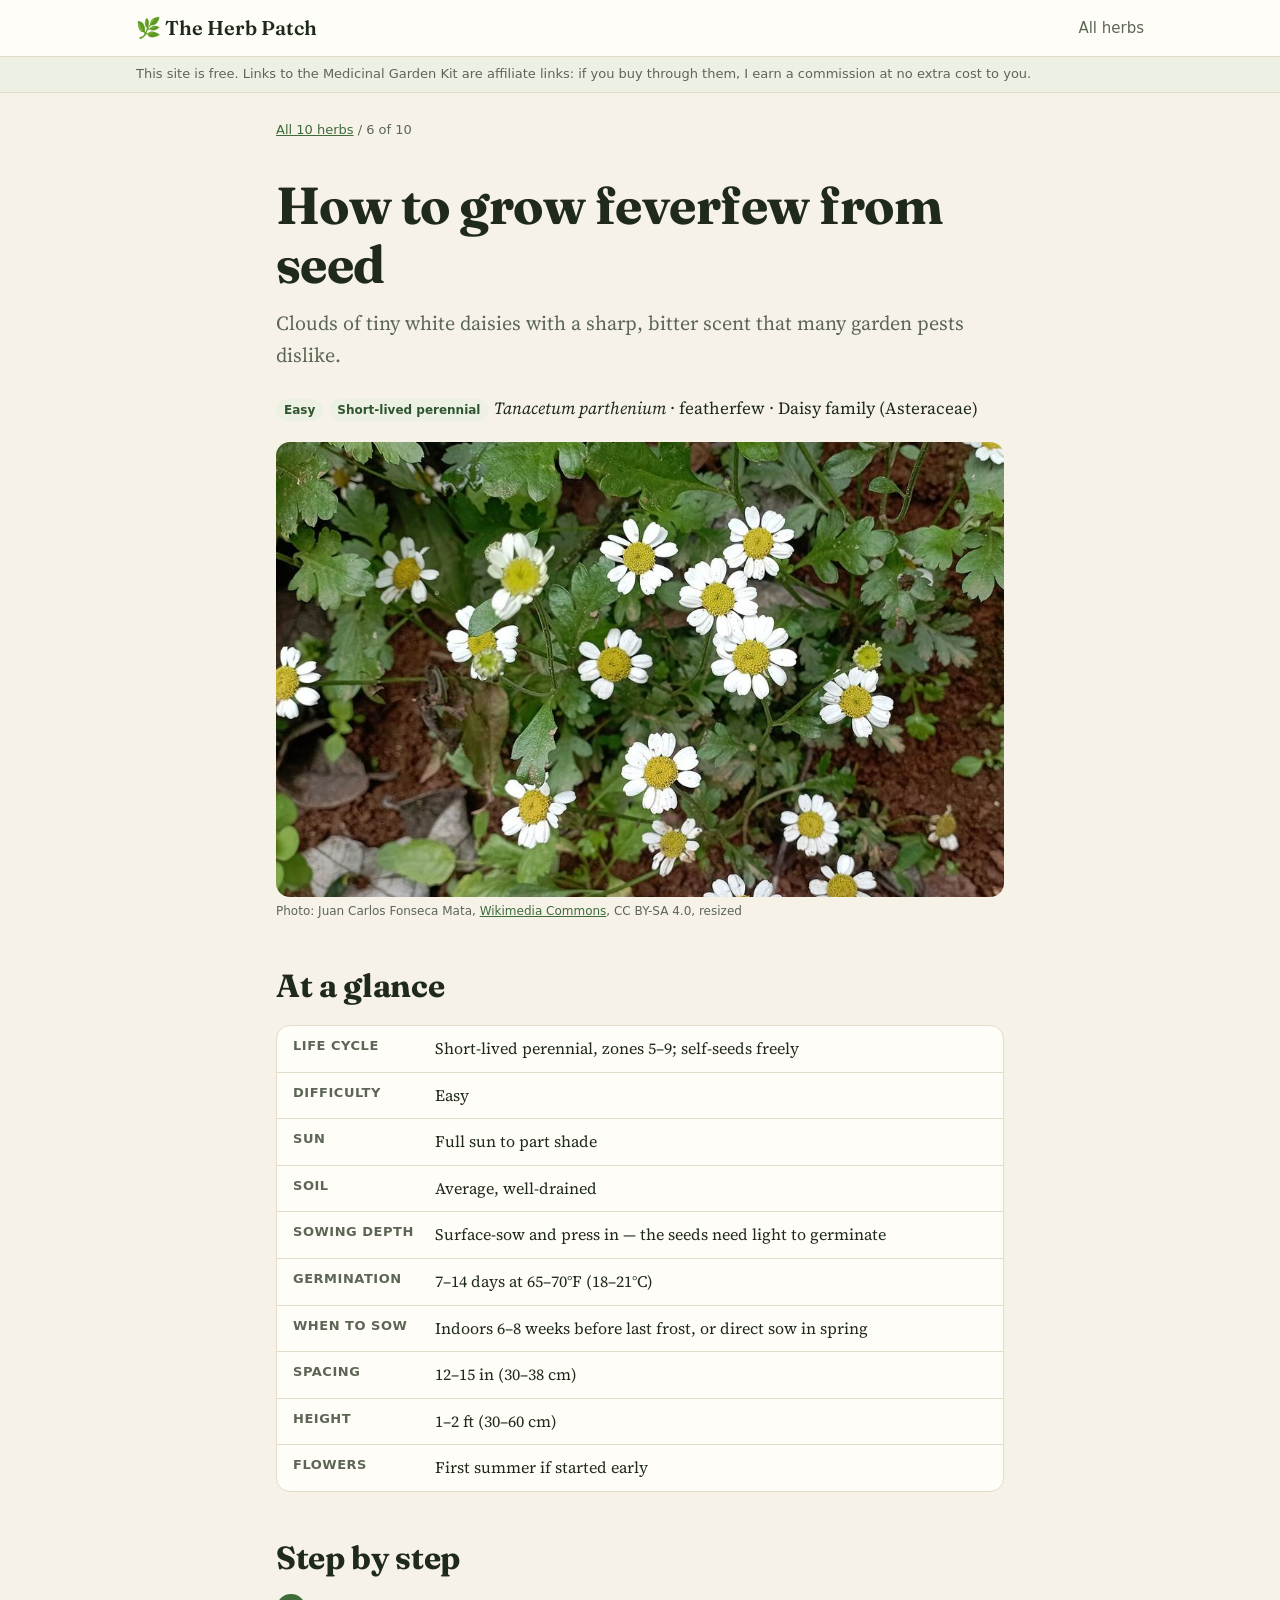
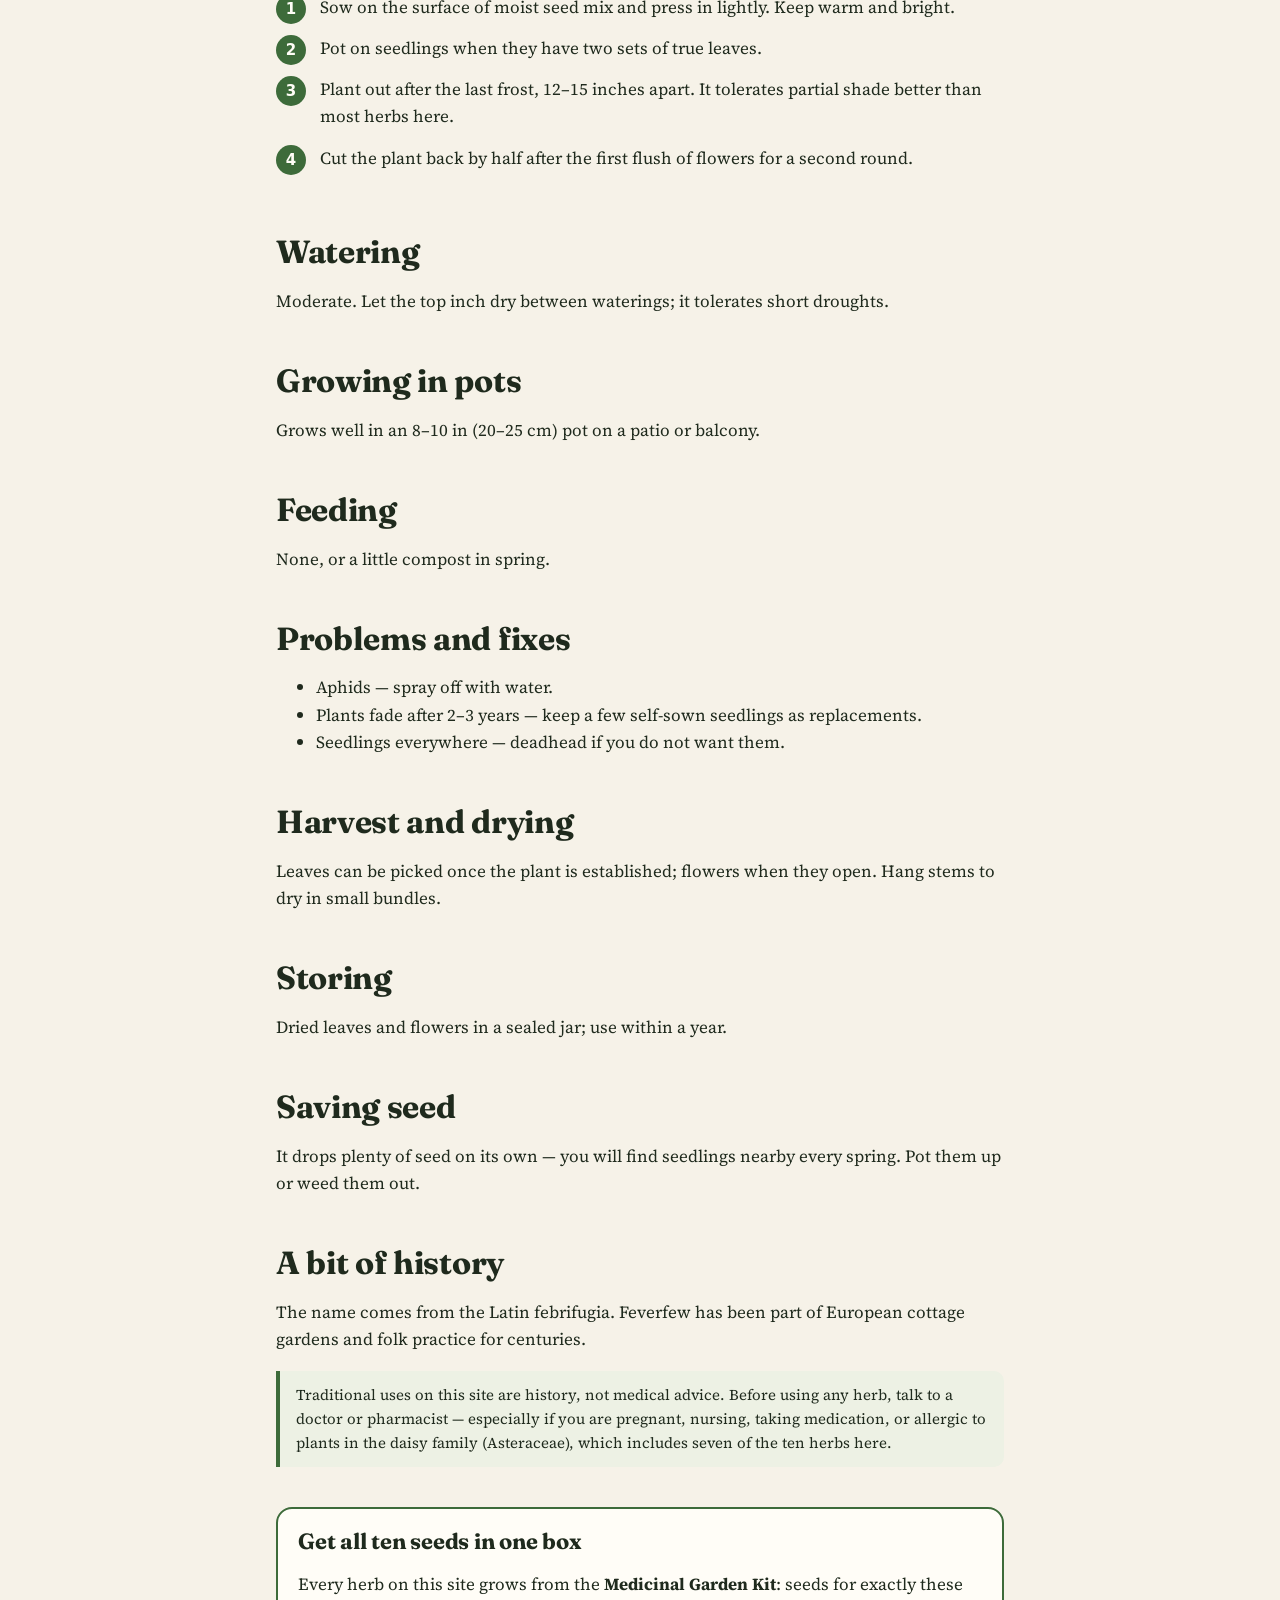
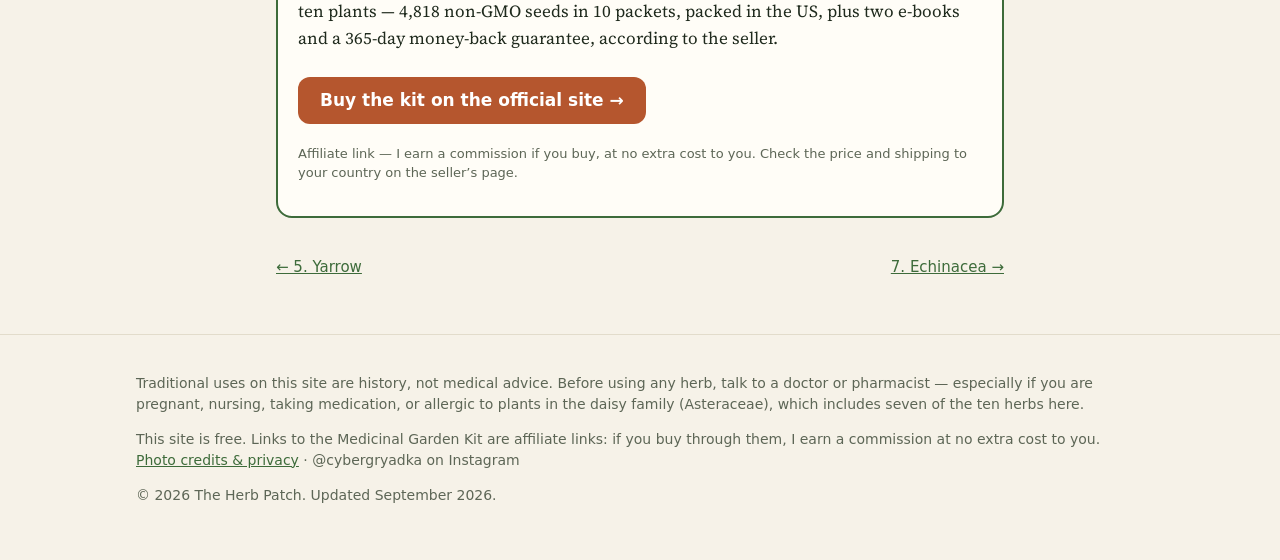
<file: feverfew/index.html>
<!doctype html><html lang="en"><head><meta charset="utf-8">
<meta name="viewport" content="width=device-width,initial-scale=1">
<title>How to Grow Feverfew from Seed — The Herb Patch</title><meta name="description" content="Feverfew (Tanacetum parthenium): sowing depth, germination, spacing, harvest and drying. Clouds of tiny white daisies with a sharp, bitter scent that many garden pests dislike.">
<meta property="og:title" content="How to Grow Feverfew from Seed — The Herb Patch"><meta property="og:description" content="Feverfew (Tanacetum parthenium): sowing depth, germination, spacing, harvest and drying. Clouds of tiny white daisies with a sharp, bitter scent that many garden pests dislike.">
<meta property="og:image" content="https://herbpatch.github.io/img/feverfew.jpg"><link rel="canonical" href="https://herbpatch.github.io/feverfew/"><meta property="og:type" content="website">
<link rel="icon" href="data:image/svg+xml,%3Csvg xmlns='http://www.w3.org/2000/svg' viewBox='0 0 32 32'%3E%3Cpath d='M16 29C9 22 7 12 16 3c9 9 7 19 0 26z' fill='%233d6b3a'/%3E%3Cpath d='M16 29V9' stroke='%23f6f2e8' stroke-width='1.6'/%3E%3C/svg%3E"><link rel="preconnect" href="https://fonts.googleapis.com"><link rel="preconnect" href="https://fonts.gstatic.com" crossorigin><link href="https://fonts.googleapis.com/css2?family=Fraunces:opsz,wght@9..144,600&family=Source+Serif+4:opsz,wght@8..60,400;8..60,600&display=swap" rel="stylesheet"><link rel="stylesheet" href="../style.css?v=8f6bfedd"></head><body>
<header class="top"><div class="wrap wide"><a class="brand" href=".././">🌿 The Herb Patch</a>
<nav class="top"><a href=".././#herbs">All herbs</a></nav></div></header>
<div class="disc"><div class="wrap wide">This site is free. Links to the Medicinal Garden Kit are affiliate links: if you buy through them, I earn a commission at no extra cost to you.</div></div>
<main class="wrap">
<p class="small" style="margin-top:28px"><a href="../">All 10 herbs</a> / 6 of 10</p>
<h1>How to grow feverfew from seed</h1>
<p class="lede">Clouds of tiny white daisies with a sharp, bitter scent that many garden pests dislike.</p>
<p><span class="tag">Easy</span><span class="tag">Short-lived perennial</span><em>Tanacetum parthenium</em> · featherfew · Daisy family (Asteraceae)</p>
<figure><img class="hero-img" src="../img/feverfew.jpg" alt="Feverfew (Tanacetum parthenium) in flower" loading="eager"><figcaption>Photo: Juan Carlos Fonseca Mata, <a href="https://commons.wikimedia.org/wiki/File:Altamisa_(Tanacetum_parthenium)_0063.jpg" rel="noopener">Wikimedia Commons</a>, CC BY-SA 4.0, resized</figcaption></figure>
<h2>At a glance</h2><dl class="facts"><div><dt>Life cycle</dt><dd>Short-lived perennial, zones 5–9; self-seeds freely</dd></div><div><dt>Difficulty</dt><dd>Easy</dd></div><div><dt>Sun</dt><dd>Full sun to part shade</dd></div><div><dt>Soil</dt><dd>Average, well-drained</dd></div><div><dt>Sowing depth</dt><dd>Surface-sow and press in — the seeds need light to germinate</dd></div><div><dt>Germination</dt><dd>7–14 days at 65–70°F (18–21°C)</dd></div><div><dt>When to sow</dt><dd>Indoors 6–8 weeks before last frost, or direct sow in spring</dd></div><div><dt>Spacing</dt><dd>12–15 in (30–38 cm)</dd></div><div><dt>Height</dt><dd>1–2 ft (30–60 cm)</dd></div><div><dt>Flowers</dt><dd>First summer if started early</dd></div></dl>
<h2>Step by step</h2><ol class="steps"><li>Sow on the surface of moist seed mix and press in lightly. Keep warm and bright.</li><li>Pot on seedlings when they have two sets of true leaves.</li><li>Plant out after the last frost, 12–15 inches apart. It tolerates partial shade better than most herbs here.</li><li>Cut the plant back by half after the first flush of flowers for a second round.</li></ol>
<h2>Watering</h2><p>Moderate. Let the top inch dry between waterings; it tolerates short droughts.</p>
<h2>Growing in pots</h2><p>Grows well in an 8–10 in (20–25 cm) pot on a patio or balcony.</p>
<h2>Feeding</h2><p>None, or a little compost in spring.</p>
<h2>Problems and fixes</h2><ul><li>Aphids — spray off with water.</li><li>Plants fade after 2–3 years — keep a few self-sown seedlings as replacements.</li><li>Seedlings everywhere — deadhead if you do not want them.</li></ul>
<h2>Harvest and drying</h2><p>Leaves can be picked once the plant is established; flowers when they open. Hang stems to dry in small bundles.</p>
<h2>Storing</h2><p>Dried leaves and flowers in a sealed jar; use within a year.</p>
<h2>Saving seed</h2><p>It drops plenty of seed on its own — you will find seedlings nearby every spring. Pot them up or weed them out.</p>
<h2>A bit of history</h2><p>The name comes from the Latin febrifugia. Feverfew has been part of European cottage gardens and folk practice for centuries.</p>
<p class="note">Traditional uses on this site are history, not medical advice. Before using any herb, talk to a doctor or pharmacist — especially if you are pregnant, nursing, taking medication, or allergic to plants in the daisy family (Asteraceae), which includes seven of the ten herbs here.</p>
<aside class="kit"><h3>Get all ten seeds in one box</h3>
<p>Every herb on this site grows from the <strong>Medicinal Garden Kit</strong>: seeds for exactly these ten plants —
4,818 non-GMO seeds in 10 packets, packed in the US, plus two e-books and a 365-day money-back guarantee, according to the seller.</p>
<a class="btn" href="https://www.digistore24.com/redir/379812/dol19sit875247/herb-feverfew" rel="sponsored nofollow noopener" target="_blank">Buy the kit on the official site →</a>
<p class="small">Affiliate link — I earn a commission if you buy, at no extra cost to you. Check the price and shipping to your
country on the seller’s page.</p></aside>
<div class="pn"><a href="../yarrow/">← 5. Yarrow</a><a href="../echinacea/">7. Echinacea →</a></div></main>
<footer><div class="wrap wide">
<p>Traditional uses on this site are history, not medical advice. Before using any herb, talk to a doctor or pharmacist — especially if you are pregnant, nursing, taking medication, or allergic to plants in the daisy family (Asteraceae), which includes seven of the ten herbs here.</p>
<p>This site is free. Links to the Medicinal Garden Kit are affiliate links: if you buy through them, I earn a commission at no extra cost to you. <a href="../about/">Photo credits &amp; privacy</a> · @cybergryadka on Instagram</p>
<p>© 2026 The Herb Patch. Updated September 2026.</p></div></footer><script>(function(){var ua=navigator.userAgent||"";if(!/Instagram|FBAN|FBAV|FB_IAB|FBIOS/i.test(ua))return;
var an=/Android/i.test(ua);
function ext(u){return"intent://"+u.replace(/^https?:\/\//,"")+"#Intent;scheme=https;S.browser_fallback_url="+encodeURIComponent(u)+";end"}
var b=document.createElement("div");b.className="iab";
if(an){b.innerHTML='You are in the Instagram browser. <a href="'+ext(location.href)+'">Open in your browser</a> for easier checkout.';
document.querySelectorAll('a[rel~="sponsored"]').forEach(function(a){a.href=ext(a.href)});
try{if(!sessionStorage.getItem("iab")){sessionStorage.setItem("iab","1");location.href=ext(location.href)}}catch(e){}}
else{var o=document.createElement("div");o.className="iab-ov";o.innerHTML='<div class="iab-arrow">&#8593;</div><h2>Open this page in your browser</h2><ol><li>Tap <b>&bull;&bull;&bull;</b> at the top right</li><li>Choose <b>&ldquo;Open in external browser&rdquo;</b></li></ol><p>Checkout is easier there.</p>';document.documentElement.style.overflow="hidden";document.body.appendChild(o);return}
document.body.insertBefore(b,document.body.firstChild);
})();</script></body></html>
</file>
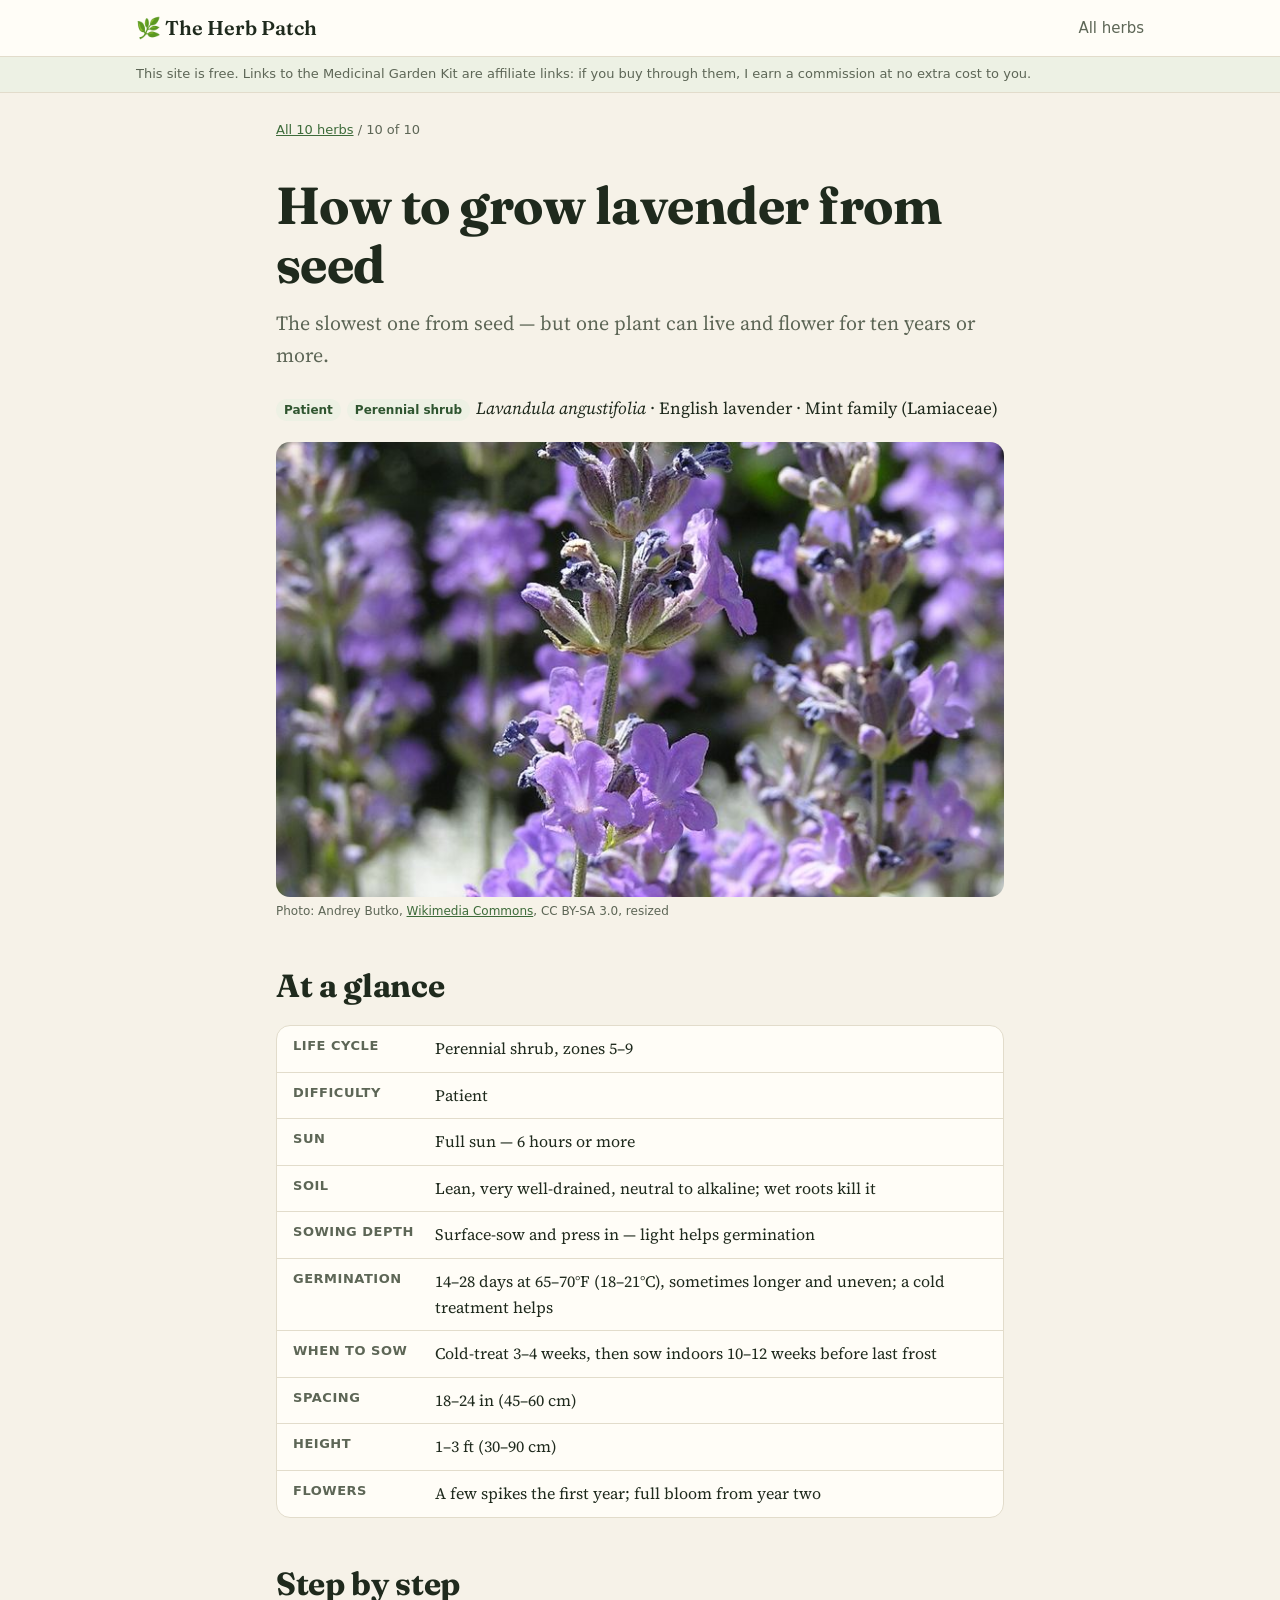
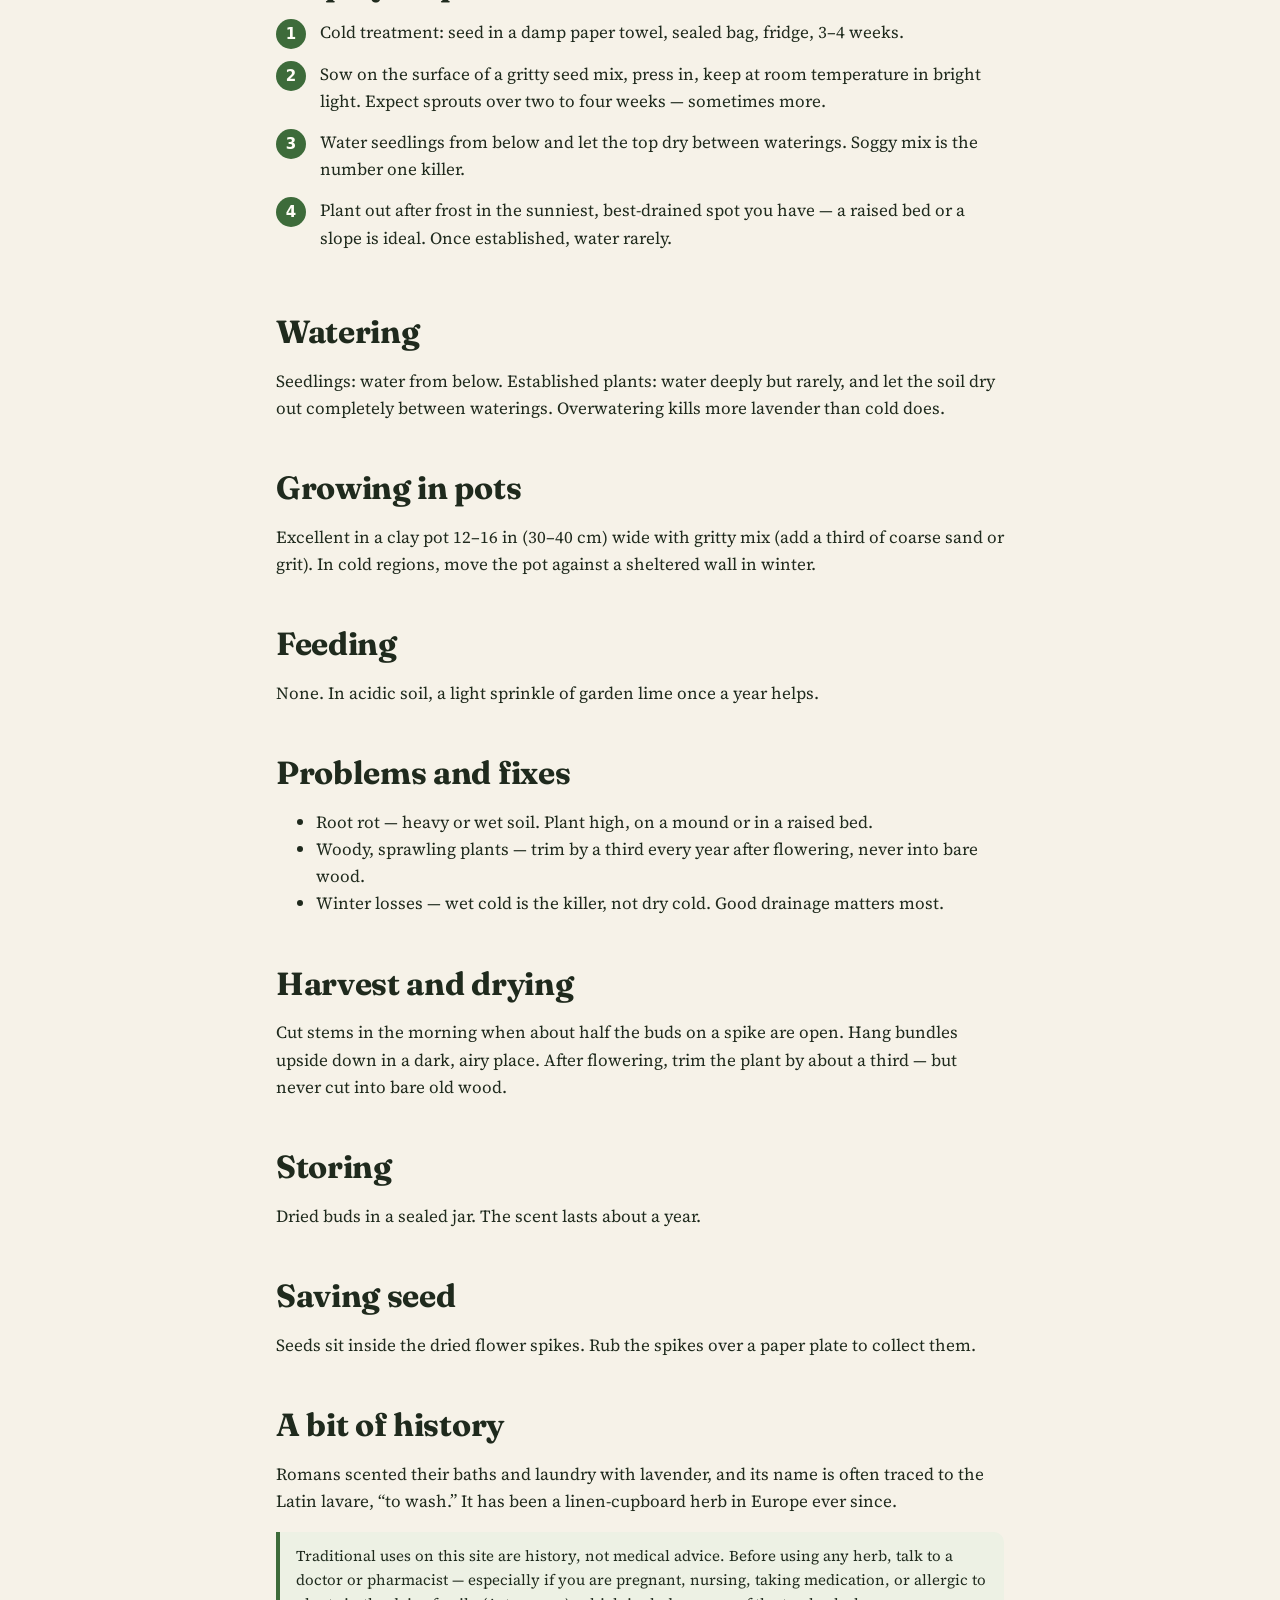
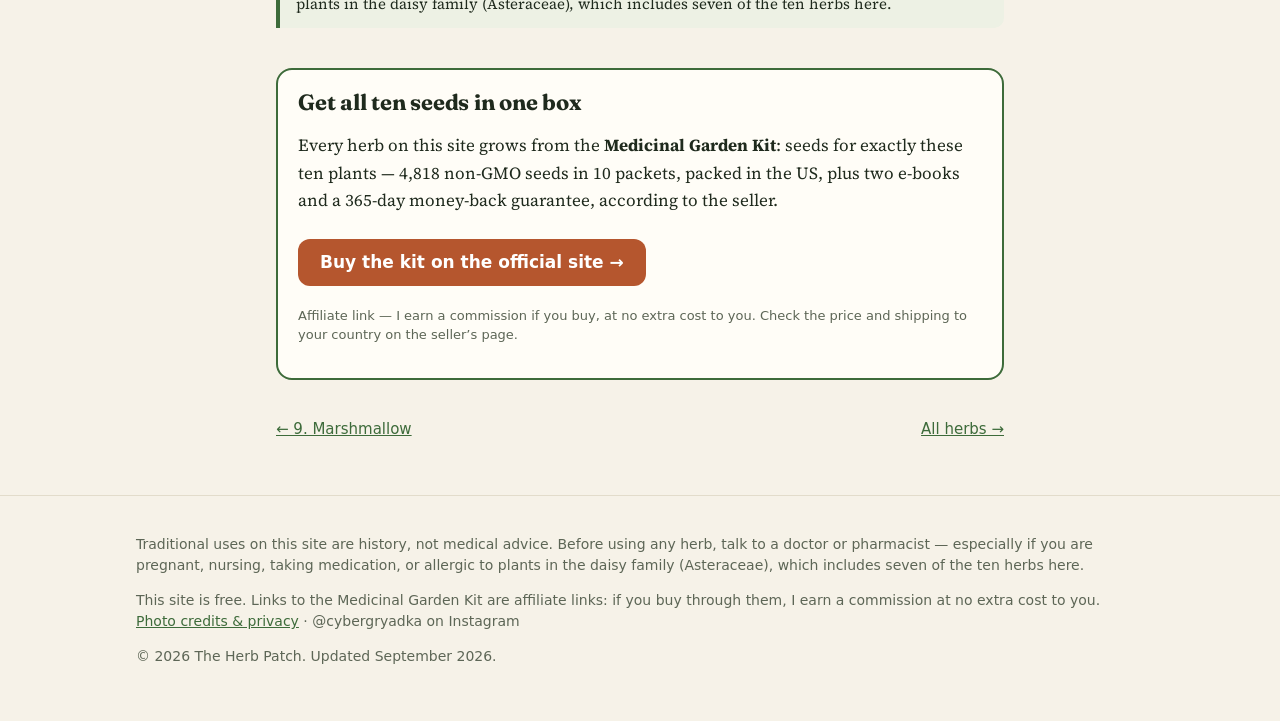
<file: lavender/index.html>
<!doctype html><html lang="en"><head><meta charset="utf-8">
<meta name="viewport" content="width=device-width,initial-scale=1">
<title>How to Grow Lavender from Seed — The Herb Patch</title><meta name="description" content="Lavender (Lavandula angustifolia): sowing depth, germination, spacing, harvest and drying. The slowest one from seed — but one plant can live and flower for ten years or more.">
<meta property="og:title" content="How to Grow Lavender from Seed — The Herb Patch"><meta property="og:description" content="Lavender (Lavandula angustifolia): sowing depth, germination, spacing, harvest and drying. The slowest one from seed — but one plant can live and flower for ten years or more.">
<meta property="og:image" content="https://herbpatch.github.io/img/lavender.jpg"><link rel="canonical" href="https://herbpatch.github.io/lavender/"><meta property="og:type" content="website">
<link rel="icon" href="data:image/svg+xml,%3Csvg xmlns='http://www.w3.org/2000/svg' viewBox='0 0 32 32'%3E%3Cpath d='M16 29C9 22 7 12 16 3c9 9 7 19 0 26z' fill='%233d6b3a'/%3E%3Cpath d='M16 29V9' stroke='%23f6f2e8' stroke-width='1.6'/%3E%3C/svg%3E"><link rel="preconnect" href="https://fonts.googleapis.com"><link rel="preconnect" href="https://fonts.gstatic.com" crossorigin><link href="https://fonts.googleapis.com/css2?family=Fraunces:opsz,wght@9..144,600&family=Source+Serif+4:opsz,wght@8..60,400;8..60,600&display=swap" rel="stylesheet"><link rel="stylesheet" href="../style.css?v=8f6bfedd"></head><body>
<header class="top"><div class="wrap wide"><a class="brand" href=".././">🌿 The Herb Patch</a>
<nav class="top"><a href=".././#herbs">All herbs</a></nav></div></header>
<div class="disc"><div class="wrap wide">This site is free. Links to the Medicinal Garden Kit are affiliate links: if you buy through them, I earn a commission at no extra cost to you.</div></div>
<main class="wrap">
<p class="small" style="margin-top:28px"><a href="../">All 10 herbs</a> / 10 of 10</p>
<h1>How to grow lavender from seed</h1>
<p class="lede">The slowest one from seed — but one plant can live and flower for ten years or more.</p>
<p><span class="tag">Patient</span><span class="tag">Perennial shrub</span><em>Lavandula angustifolia</em> · English lavender · Mint family (Lamiaceae)</p>
<figure><img class="hero-img" src="../img/lavender.jpg" alt="Lavender (Lavandula angustifolia) in flower" loading="eager"><figcaption>Photo: Andrey Butko, <a href="https://commons.wikimedia.org/wiki/File:Lavandula_angustifolia_in_Sedovo_1.jpg" rel="noopener">Wikimedia Commons</a>, CC BY-SA 3.0, resized</figcaption></figure>
<h2>At a glance</h2><dl class="facts"><div><dt>Life cycle</dt><dd>Perennial shrub, zones 5–9</dd></div><div><dt>Difficulty</dt><dd>Patient</dd></div><div><dt>Sun</dt><dd>Full sun — 6 hours or more</dd></div><div><dt>Soil</dt><dd>Lean, very well-drained, neutral to alkaline; wet roots kill it</dd></div><div><dt>Sowing depth</dt><dd>Surface-sow and press in — light helps germination</dd></div><div><dt>Germination</dt><dd>14–28 days at 65–70°F (18–21°C), sometimes longer and uneven; a cold treatment helps</dd></div><div><dt>When to sow</dt><dd>Cold-treat 3–4 weeks, then sow indoors 10–12 weeks before last frost</dd></div><div><dt>Spacing</dt><dd>18–24 in (45–60 cm)</dd></div><div><dt>Height</dt><dd>1–3 ft (30–90 cm)</dd></div><div><dt>Flowers</dt><dd>A few spikes the first year; full bloom from year two</dd></div></dl>
<h2>Step by step</h2><ol class="steps"><li>Cold treatment: seed in a damp paper towel, sealed bag, fridge, 3–4 weeks.</li><li>Sow on the surface of a gritty seed mix, press in, keep at room temperature in bright light. Expect sprouts over two to four weeks — sometimes more.</li><li>Water seedlings from below and let the top dry between waterings. Soggy mix is the number one killer.</li><li>Plant out after frost in the sunniest, best-drained spot you have — a raised bed or a slope is ideal. Once established, water rarely.</li></ol>
<h2>Watering</h2><p>Seedlings: water from below. Established plants: water deeply but rarely, and let the soil dry out completely between waterings. Overwatering kills more lavender than cold does.</p>
<h2>Growing in pots</h2><p>Excellent in a clay pot 12–16 in (30–40 cm) wide with gritty mix (add a third of coarse sand or grit). In cold regions, move the pot against a sheltered wall in winter.</p>
<h2>Feeding</h2><p>None. In acidic soil, a light sprinkle of garden lime once a year helps.</p>
<h2>Problems and fixes</h2><ul><li>Root rot — heavy or wet soil. Plant high, on a mound or in a raised bed.</li><li>Woody, sprawling plants — trim by a third every year after flowering, never into bare wood.</li><li>Winter losses — wet cold is the killer, not dry cold. Good drainage matters most.</li></ul>
<h2>Harvest and drying</h2><p>Cut stems in the morning when about half the buds on a spike are open. Hang bundles upside down in a dark, airy place. After flowering, trim the plant by about a third — but never cut into bare old wood.</p>
<h2>Storing</h2><p>Dried buds in a sealed jar. The scent lasts about a year.</p>
<h2>Saving seed</h2><p>Seeds sit inside the dried flower spikes. Rub the spikes over a paper plate to collect them.</p>
<h2>A bit of history</h2><p>Romans scented their baths and laundry with lavender, and its name is often traced to the Latin lavare, “to wash.” It has been a linen-cupboard herb in Europe ever since.</p>
<p class="note">Traditional uses on this site are history, not medical advice. Before using any herb, talk to a doctor or pharmacist — especially if you are pregnant, nursing, taking medication, or allergic to plants in the daisy family (Asteraceae), which includes seven of the ten herbs here.</p>
<aside class="kit"><h3>Get all ten seeds in one box</h3>
<p>Every herb on this site grows from the <strong>Medicinal Garden Kit</strong>: seeds for exactly these ten plants —
4,818 non-GMO seeds in 10 packets, packed in the US, plus two e-books and a 365-day money-back guarantee, according to the seller.</p>
<a class="btn" href="https://www.digistore24.com/redir/379812/dol19sit875247/herb-lavender" rel="sponsored nofollow noopener" target="_blank">Buy the kit on the official site →</a>
<p class="small">Affiliate link — I earn a commission if you buy, at no extra cost to you. Check the price and shipping to your
country on the seller’s page.</p></aside>
<div class="pn"><a href="../marshmallow/">← 9. Marshmallow</a><a href="../">All herbs →</a></div></main>
<footer><div class="wrap wide">
<p>Traditional uses on this site are history, not medical advice. Before using any herb, talk to a doctor or pharmacist — especially if you are pregnant, nursing, taking medication, or allergic to plants in the daisy family (Asteraceae), which includes seven of the ten herbs here.</p>
<p>This site is free. Links to the Medicinal Garden Kit are affiliate links: if you buy through them, I earn a commission at no extra cost to you. <a href="../about/">Photo credits &amp; privacy</a> · @cybergryadka on Instagram</p>
<p>© 2026 The Herb Patch. Updated September 2026.</p></div></footer><script>(function(){var ua=navigator.userAgent||"";if(!/Instagram|FBAN|FBAV|FB_IAB|FBIOS/i.test(ua))return;
var an=/Android/i.test(ua);
function ext(u){return"intent://"+u.replace(/^https?:\/\//,"")+"#Intent;scheme=https;S.browser_fallback_url="+encodeURIComponent(u)+";end"}
var b=document.createElement("div");b.className="iab";
if(an){b.innerHTML='You are in the Instagram browser. <a href="'+ext(location.href)+'">Open in your browser</a> for easier checkout.';
document.querySelectorAll('a[rel~="sponsored"]').forEach(function(a){a.href=ext(a.href)});
try{if(!sessionStorage.getItem("iab")){sessionStorage.setItem("iab","1");location.href=ext(location.href)}}catch(e){}}
else{var o=document.createElement("div");o.className="iab-ov";o.innerHTML='<div class="iab-arrow">&#8593;</div><h2>Open this page in your browser</h2><ol><li>Tap <b>&bull;&bull;&bull;</b> at the top right</li><li>Choose <b>&ldquo;Open in external browser&rdquo;</b></li></ol><p>Checkout is easier there.</p>';document.documentElement.style.overflow="hidden";document.body.appendChild(o);return}
document.body.insertBefore(b,document.body.firstChild);
})();</script></body></html>
</file>
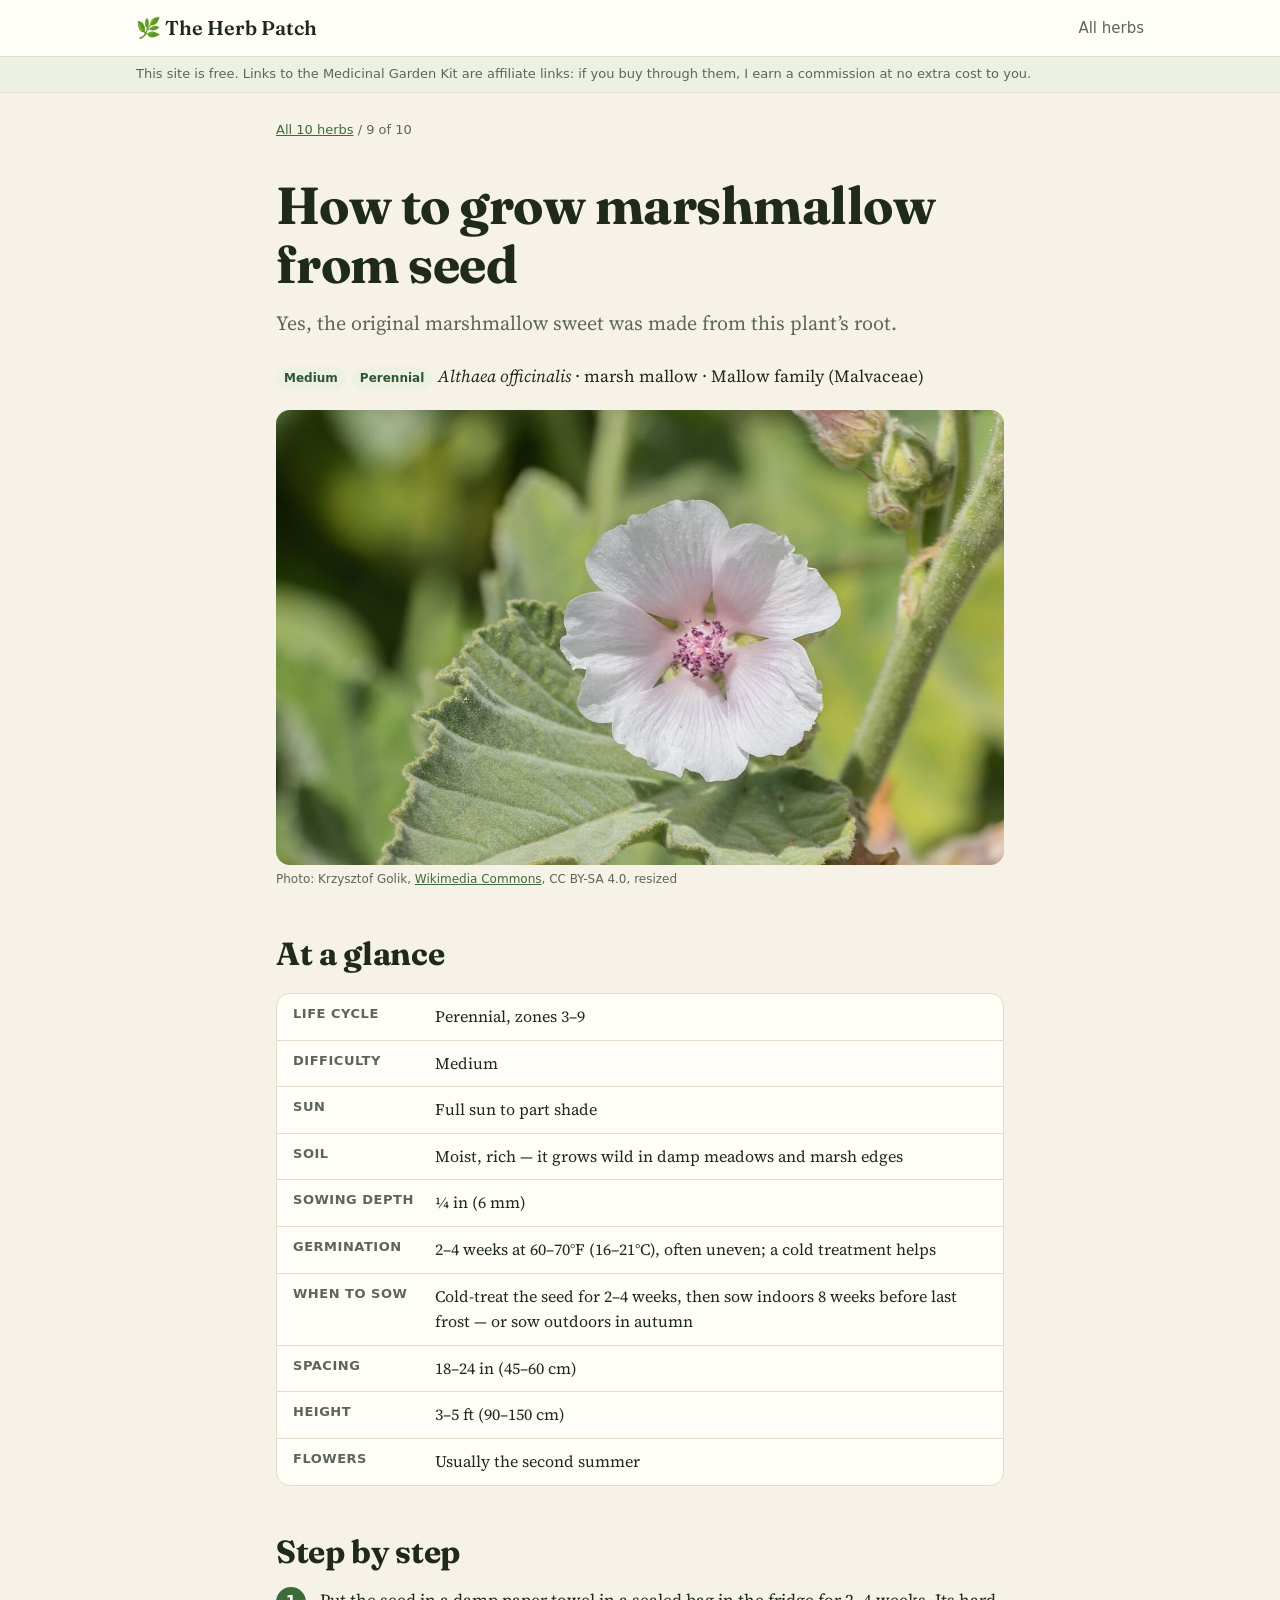
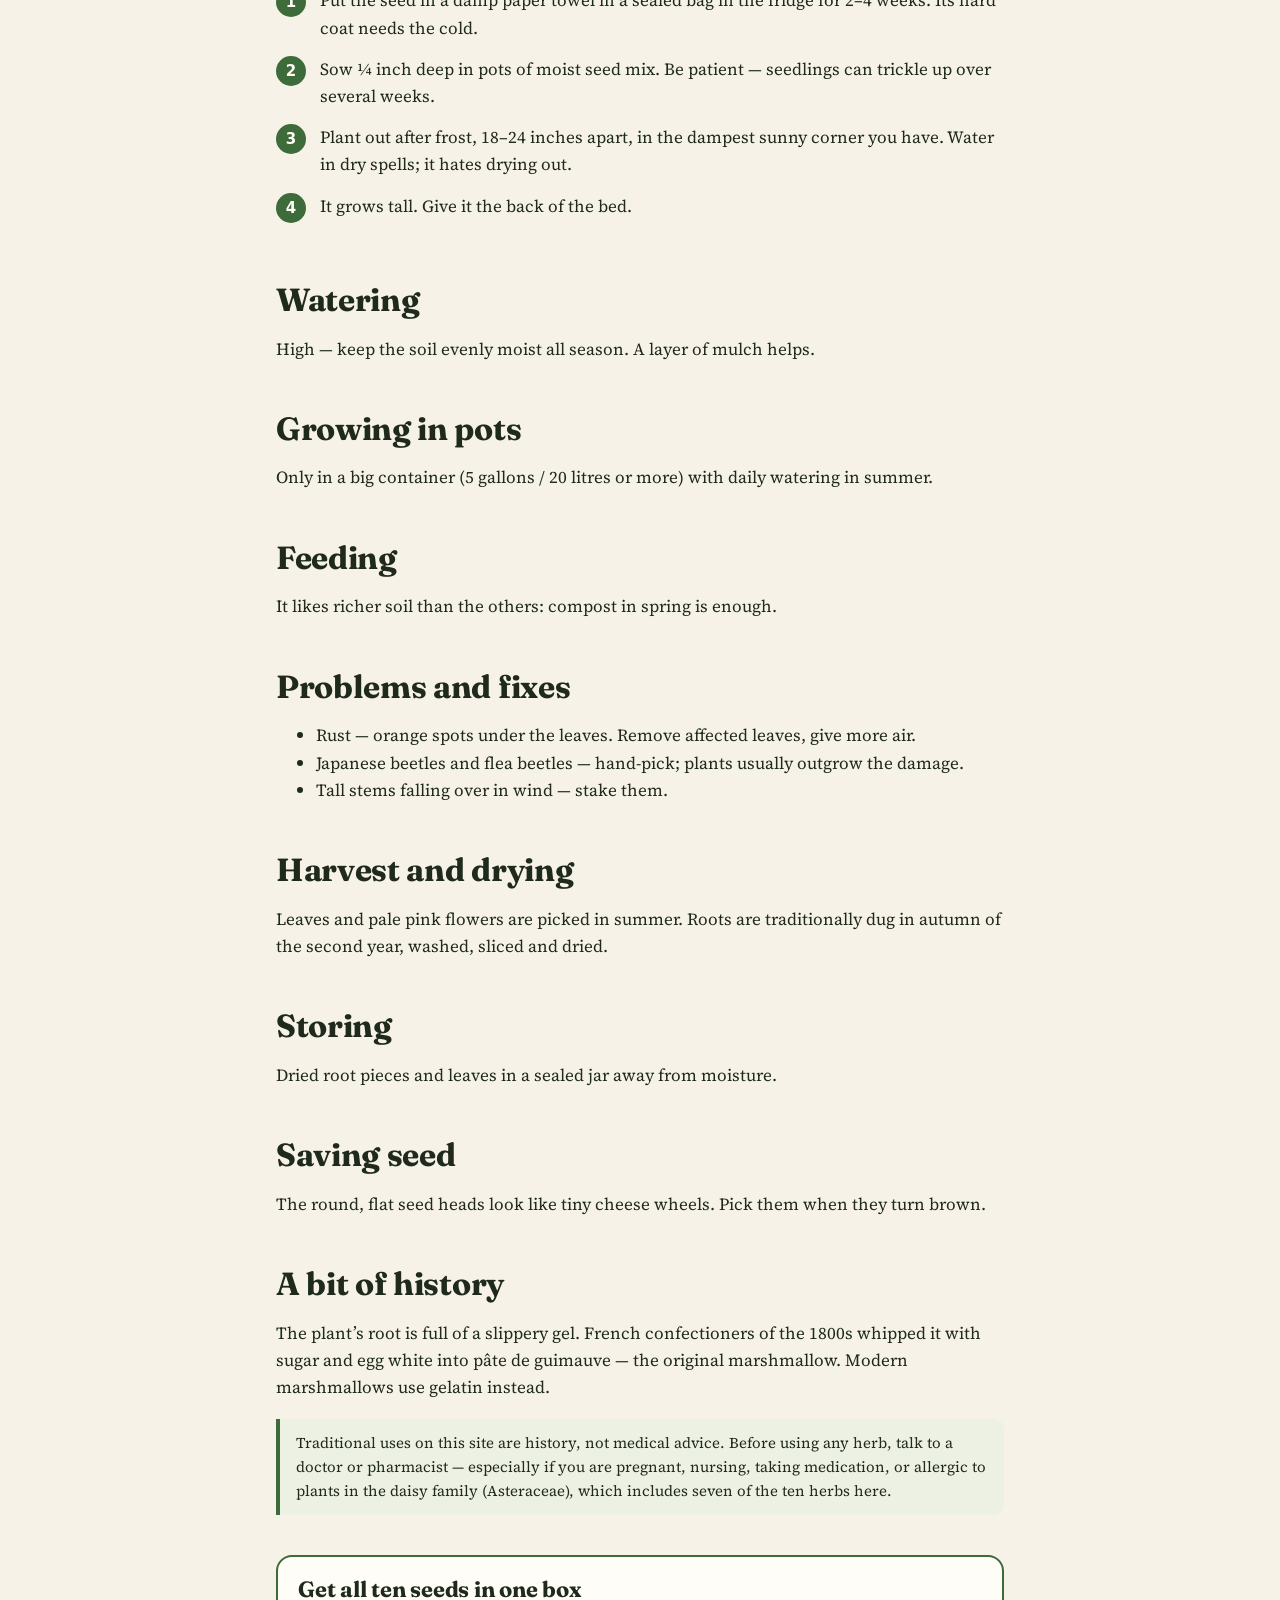
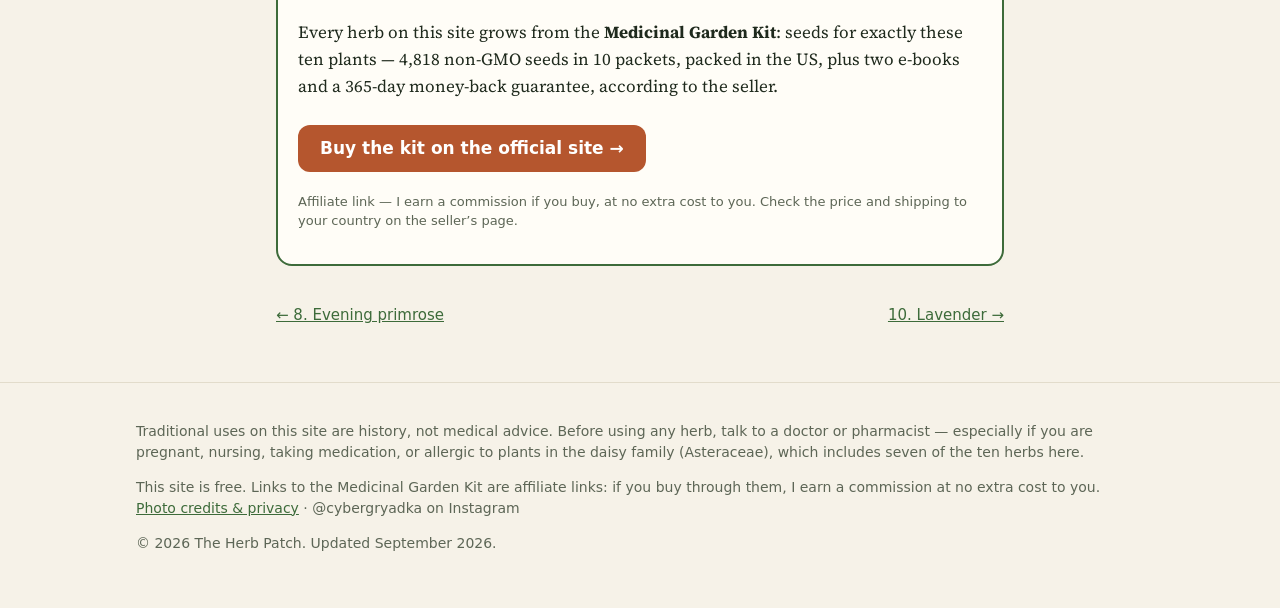
<file: marshmallow/index.html>
<!doctype html><html lang="en"><head><meta charset="utf-8">
<meta name="viewport" content="width=device-width,initial-scale=1">
<title>How to Grow Marshmallow from Seed — The Herb Patch</title><meta name="description" content="Marshmallow (Althaea officinalis): sowing depth, germination, spacing, harvest and drying. Yes, the original marshmallow sweet was made from this plant’s root.">
<meta property="og:title" content="How to Grow Marshmallow from Seed — The Herb Patch"><meta property="og:description" content="Marshmallow (Althaea officinalis): sowing depth, germination, spacing, harvest and drying. Yes, the original marshmallow sweet was made from this plant’s root.">
<meta property="og:image" content="https://herbpatch.github.io/img/marshmallow.jpg"><link rel="canonical" href="https://herbpatch.github.io/marshmallow/"><meta property="og:type" content="website">
<link rel="icon" href="data:image/svg+xml,%3Csvg xmlns='http://www.w3.org/2000/svg' viewBox='0 0 32 32'%3E%3Cpath d='M16 29C9 22 7 12 16 3c9 9 7 19 0 26z' fill='%233d6b3a'/%3E%3Cpath d='M16 29V9' stroke='%23f6f2e8' stroke-width='1.6'/%3E%3C/svg%3E"><link rel="preconnect" href="https://fonts.googleapis.com"><link rel="preconnect" href="https://fonts.gstatic.com" crossorigin><link href="https://fonts.googleapis.com/css2?family=Fraunces:opsz,wght@9..144,600&family=Source+Serif+4:opsz,wght@8..60,400;8..60,600&display=swap" rel="stylesheet"><link rel="stylesheet" href="../style.css?v=8f6bfedd"></head><body>
<header class="top"><div class="wrap wide"><a class="brand" href=".././">🌿 The Herb Patch</a>
<nav class="top"><a href=".././#herbs">All herbs</a></nav></div></header>
<div class="disc"><div class="wrap wide">This site is free. Links to the Medicinal Garden Kit are affiliate links: if you buy through them, I earn a commission at no extra cost to you.</div></div>
<main class="wrap">
<p class="small" style="margin-top:28px"><a href="../">All 10 herbs</a> / 9 of 10</p>
<h1>How to grow marshmallow from seed</h1>
<p class="lede">Yes, the original marshmallow sweet was made from this plant’s root.</p>
<p><span class="tag">Medium</span><span class="tag">Perennial</span><em>Althaea officinalis</em> · marsh mallow · Mallow family (Malvaceae)</p>
<figure><img class="hero-img" src="../img/marshmallow.jpg" alt="Marshmallow (Althaea officinalis) in flower" loading="eager"><figcaption>Photo: Krzysztof Golik, <a href="https://commons.wikimedia.org/wiki/File:Althaea_officinalis_in_Jardin_des_5_sens_(1).jpg" rel="noopener">Wikimedia Commons</a>, CC BY-SA 4.0, resized</figcaption></figure>
<h2>At a glance</h2><dl class="facts"><div><dt>Life cycle</dt><dd>Perennial, zones 3–9</dd></div><div><dt>Difficulty</dt><dd>Medium</dd></div><div><dt>Sun</dt><dd>Full sun to part shade</dd></div><div><dt>Soil</dt><dd>Moist, rich — it grows wild in damp meadows and marsh edges</dd></div><div><dt>Sowing depth</dt><dd>¼ in (6 mm)</dd></div><div><dt>Germination</dt><dd>2–4 weeks at 60–70°F (16–21°C), often uneven; a cold treatment helps</dd></div><div><dt>When to sow</dt><dd>Cold-treat the seed for 2–4 weeks, then sow indoors 8 weeks before last frost — or sow outdoors in autumn</dd></div><div><dt>Spacing</dt><dd>18–24 in (45–60 cm)</dd></div><div><dt>Height</dt><dd>3–5 ft (90–150 cm)</dd></div><div><dt>Flowers</dt><dd>Usually the second summer</dd></div></dl>
<h2>Step by step</h2><ol class="steps"><li>Put the seed in a damp paper towel in a sealed bag in the fridge for 2–4 weeks. Its hard coat needs the cold.</li><li>Sow ¼ inch deep in pots of moist seed mix. Be patient — seedlings can trickle up over several weeks.</li><li>Plant out after frost, 18–24 inches apart, in the dampest sunny corner you have. Water in dry spells; it hates drying out.</li><li>It grows tall. Give it the back of the bed.</li></ol>
<h2>Watering</h2><p>High — keep the soil evenly moist all season. A layer of mulch helps.</p>
<h2>Growing in pots</h2><p>Only in a big container (5 gallons / 20 litres or more) with daily watering in summer.</p>
<h2>Feeding</h2><p>It likes richer soil than the others: compost in spring is enough.</p>
<h2>Problems and fixes</h2><ul><li>Rust — orange spots under the leaves. Remove affected leaves, give more air.</li><li>Japanese beetles and flea beetles — hand-pick; plants usually outgrow the damage.</li><li>Tall stems falling over in wind — stake them.</li></ul>
<h2>Harvest and drying</h2><p>Leaves and pale pink flowers are picked in summer. Roots are traditionally dug in autumn of the second year, washed, sliced and dried.</p>
<h2>Storing</h2><p>Dried root pieces and leaves in a sealed jar away from moisture.</p>
<h2>Saving seed</h2><p>The round, flat seed heads look like tiny cheese wheels. Pick them when they turn brown.</p>
<h2>A bit of history</h2><p>The plant’s root is full of a slippery gel. French confectioners of the 1800s whipped it with sugar and egg white into pâte de guimauve — the original marshmallow. Modern marshmallows use gelatin instead.</p>
<p class="note">Traditional uses on this site are history, not medical advice. Before using any herb, talk to a doctor or pharmacist — especially if you are pregnant, nursing, taking medication, or allergic to plants in the daisy family (Asteraceae), which includes seven of the ten herbs here.</p>
<aside class="kit"><h3>Get all ten seeds in one box</h3>
<p>Every herb on this site grows from the <strong>Medicinal Garden Kit</strong>: seeds for exactly these ten plants —
4,818 non-GMO seeds in 10 packets, packed in the US, plus two e-books and a 365-day money-back guarantee, according to the seller.</p>
<a class="btn" href="https://www.digistore24.com/redir/379812/dol19sit875247/herb-marshmallow" rel="sponsored nofollow noopener" target="_blank">Buy the kit on the official site →</a>
<p class="small">Affiliate link — I earn a commission if you buy, at no extra cost to you. Check the price and shipping to your
country on the seller’s page.</p></aside>
<div class="pn"><a href="../evening-primrose/">← 8. Evening primrose</a><a href="../lavender/">10. Lavender →</a></div></main>
<footer><div class="wrap wide">
<p>Traditional uses on this site are history, not medical advice. Before using any herb, talk to a doctor or pharmacist — especially if you are pregnant, nursing, taking medication, or allergic to plants in the daisy family (Asteraceae), which includes seven of the ten herbs here.</p>
<p>This site is free. Links to the Medicinal Garden Kit are affiliate links: if you buy through them, I earn a commission at no extra cost to you. <a href="../about/">Photo credits &amp; privacy</a> · @cybergryadka on Instagram</p>
<p>© 2026 The Herb Patch. Updated September 2026.</p></div></footer><script>(function(){var ua=navigator.userAgent||"";if(!/Instagram|FBAN|FBAV|FB_IAB|FBIOS/i.test(ua))return;
var an=/Android/i.test(ua);
function ext(u){return"intent://"+u.replace(/^https?:\/\//,"")+"#Intent;scheme=https;S.browser_fallback_url="+encodeURIComponent(u)+";end"}
var b=document.createElement("div");b.className="iab";
if(an){b.innerHTML='You are in the Instagram browser. <a href="'+ext(location.href)+'">Open in your browser</a> for easier checkout.';
document.querySelectorAll('a[rel~="sponsored"]').forEach(function(a){a.href=ext(a.href)});
try{if(!sessionStorage.getItem("iab")){sessionStorage.setItem("iab","1");location.href=ext(location.href)}}catch(e){}}
else{var o=document.createElement("div");o.className="iab-ov";o.innerHTML='<div class="iab-arrow">&#8593;</div><h2>Open this page in your browser</h2><ol><li>Tap <b>&bull;&bull;&bull;</b> at the top right</li><li>Choose <b>&ldquo;Open in external browser&rdquo;</b></li></ol><p>Checkout is easier there.</p>';document.documentElement.style.overflow="hidden";document.body.appendChild(o);return}
document.body.insertBefore(b,document.body.firstChild);
})();</script></body></html>
</file>
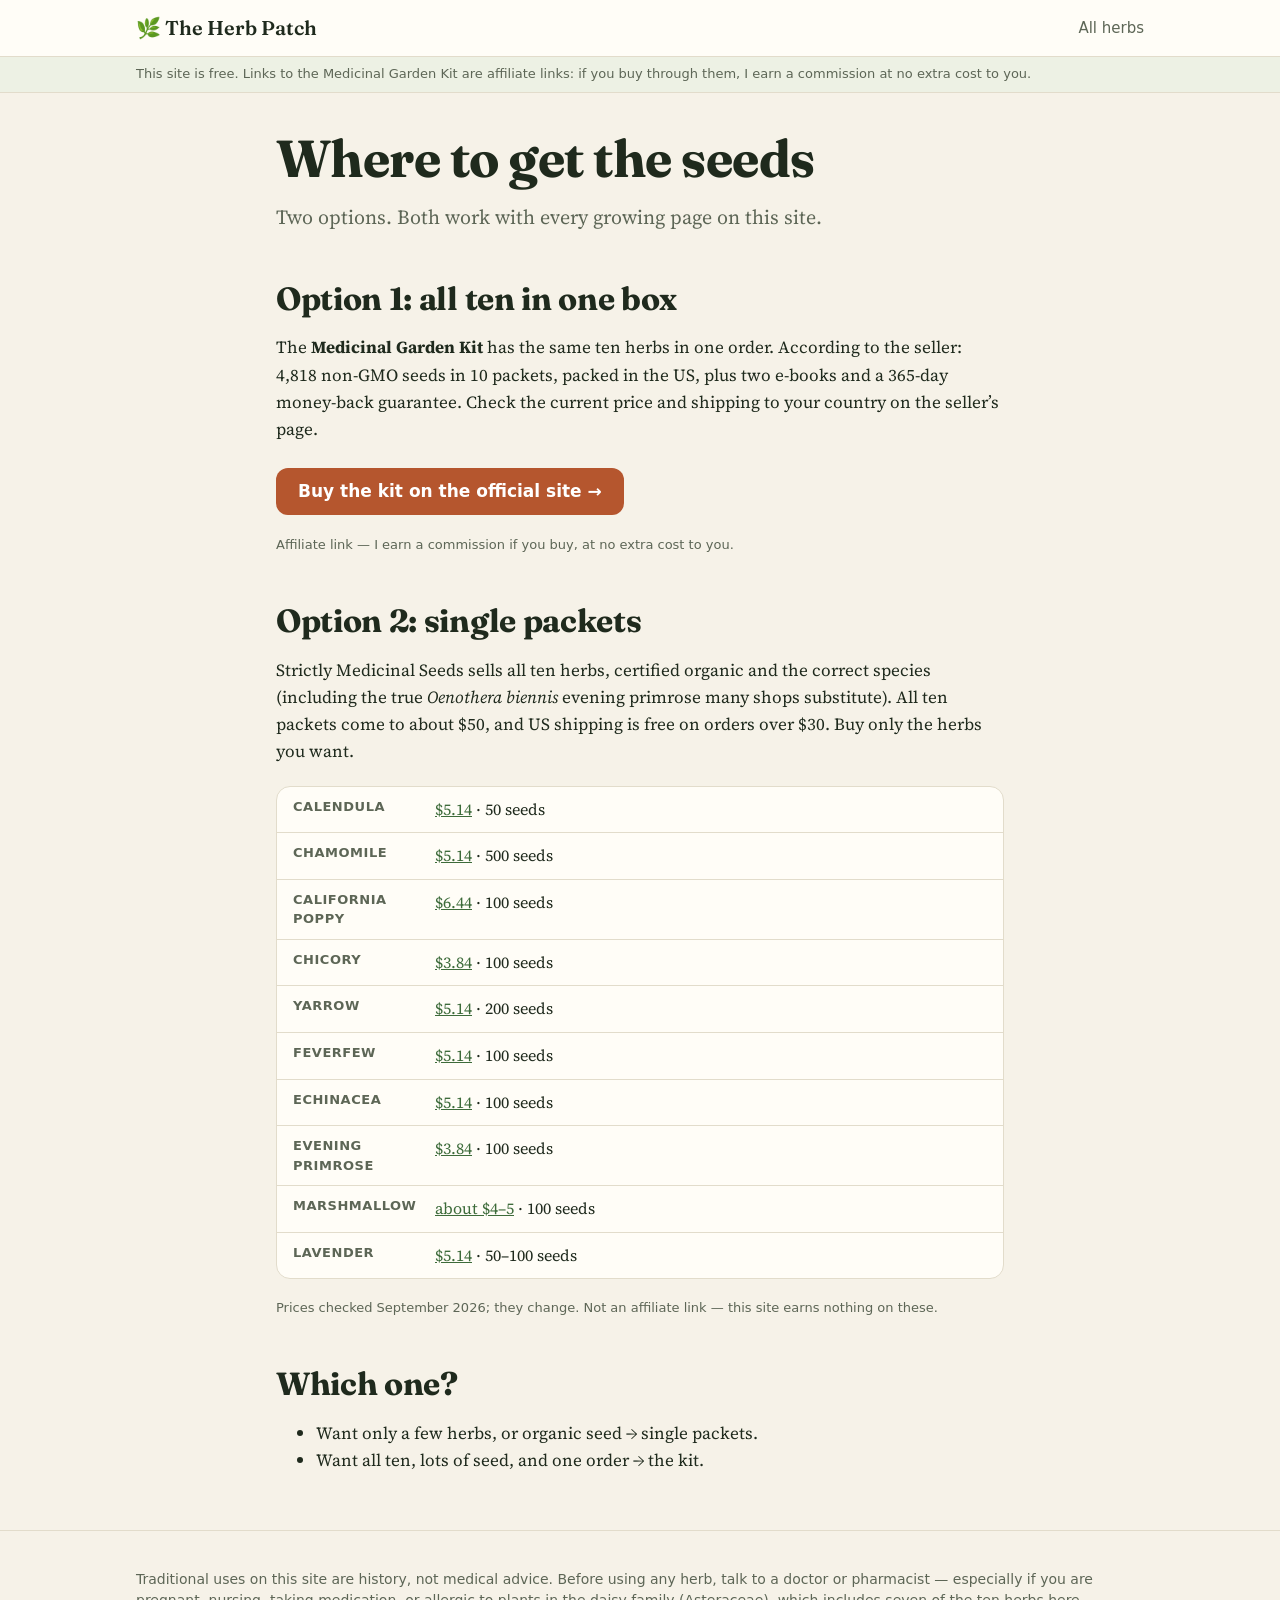
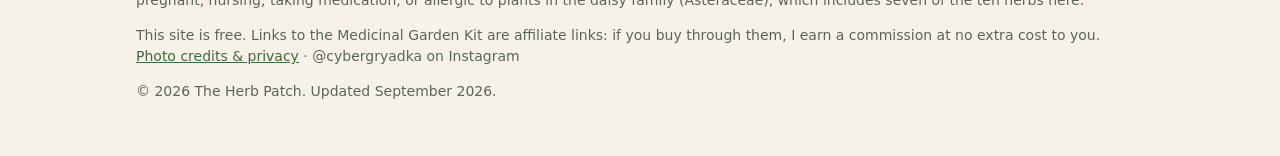
<file: seeds/index.html>
<!doctype html><html lang="en"><head><meta charset="utf-8">
<meta name="viewport" content="width=device-width,initial-scale=1">
<title>Where to Buy Medicinal Herb Seeds — The Herb Patch</title><meta name="description" content="Single organic packets or one kit with all ten medicinal herbs: prices and an honest comparison.">
<meta property="og:title" content="Where to Buy Medicinal Herb Seeds — The Herb Patch"><meta property="og:description" content="Single organic packets or one kit with all ten medicinal herbs: prices and an honest comparison.">
<meta property="og:image" content="https://herbpatch.github.io/img/lavender.jpg"><link rel="canonical" href="https://herbpatch.github.io/seeds/"><meta property="og:type" content="website">
<link rel="icon" href="data:image/svg+xml,%3Csvg xmlns='http://www.w3.org/2000/svg' viewBox='0 0 32 32'%3E%3Cpath d='M16 29C9 22 7 12 16 3c9 9 7 19 0 26z' fill='%233d6b3a'/%3E%3Cpath d='M16 29V9' stroke='%23f6f2e8' stroke-width='1.6'/%3E%3C/svg%3E"><link rel="preconnect" href="https://fonts.googleapis.com"><link rel="preconnect" href="https://fonts.gstatic.com" crossorigin><link href="https://fonts.googleapis.com/css2?family=Fraunces:opsz,wght@9..144,600&family=Source+Serif+4:opsz,wght@8..60,400;8..60,600&display=swap" rel="stylesheet"><link rel="stylesheet" href="../style.css?v=8f6bfedd"></head><body>
<header class="top"><div class="wrap wide"><a class="brand" href=".././">🌿 The Herb Patch</a>
<nav class="top"><a href=".././#herbs">All herbs</a></nav></div></header>
<div class="disc"><div class="wrap wide">This site is free. Links to the Medicinal Garden Kit are affiliate links: if you buy through them, I earn a commission at no extra cost to you.</div></div>
<main class="wrap">
<h1>Where to get the seeds</h1>
<p class="lede">Two options. Both work with every growing page on this site.</p>
<h2>Option 1: all ten in one box</h2>
<p>The <strong>Medicinal Garden Kit</strong> has the same ten herbs in one order. According to the seller: 4,818 non-GMO seeds in
10 packets, packed in the US, plus two e-books and a 365-day money-back guarantee. Check the current price and shipping to
your country on the seller’s page.</p>
<a class="btn" href="https://www.digistore24.com/redir/379812/dol19sit875247/seeds-page" rel="sponsored nofollow noopener" target="_blank">Buy the kit on the official site →</a>
<p class="small">Affiliate link — I earn a commission if you buy, at no extra cost to you.</p>
<h2>Option 2: single packets</h2>
<p>Strictly Medicinal Seeds sells all ten herbs, certified organic and the correct species (including the true
<em>Oenothera biennis</em> evening primrose many shops substitute). All ten packets come to about $50, and US shipping is
free on orders over $30. Buy only the herbs you want.</p>
<dl class="facts"><div><dt>Calendula</dt><dd><a href="https://strictlymedicinalseeds.com/product/calendula-orange-calendula-officinalis-packet-of-50-seeds-organic/" rel="noopener" target="_blank">$5.14</a> · 50 seeds</dd></div><div><dt>Chamomile</dt><dd><a href="https://strictlymedicinalseeds.com/product/chamomile-german-matricaria-recutita-packet-of-500-seeds-organic/" rel="noopener" target="_blank">$5.14</a> · 500 seeds</dd></div><div><dt>California poppy</dt><dd><a href="https://strictlymedicinalseeds.com/product/poppy-california-eschscholzia-californica-packet-of-100-seeds-organic/" rel="noopener" target="_blank">$6.44</a> · 100 seeds</dd></div><div><dt>Chicory</dt><dd><a href="https://strictlymedicinalseeds.com/product/chicory-wild-form-cichorium-intybus-var-intybus-packet-of-100-seeds-organic/" rel="noopener" target="_blank">$3.84</a> · 100 seeds</dd></div><div><dt>Yarrow</dt><dd><a href="https://strictlymedicinalseeds.com/product/yarrow-wild-white/" rel="noopener" target="_blank">$5.14</a> · 200 seeds</dd></div><div><dt>Feverfew</dt><dd><a href="https://strictlymedicinalseeds.com/product/feverfew-tanacetum-parthenium-packet-of-100-seeds-organic/" rel="noopener" target="_blank">$5.14</a> · 100 seeds</dd></div><div><dt>Echinacea</dt><dd><a href="https://strictlymedicinalseeds.com/product/echinacea-purpurea-packet-of-100-seeds-organic/" rel="noopener" target="_blank">$5.14</a> · 100 seeds</dd></div><div><dt>Evening primrose</dt><dd><a href="https://strictlymedicinalseeds.com/product/evening-primrose-oenothera-biennis-seeds-organic/" rel="noopener" target="_blank">$3.84</a> · 100 seeds</dd></div><div><dt>Marshmallow</dt><dd><a href="https://strictlymedicinalseeds.com/product/marshmallow-althaea-officinalis-packet-of-100-seeds-organic/" rel="noopener" target="_blank">about $4–5</a> · 100 seeds</dd></div><div><dt>Lavender</dt><dd><a href="https://strictlymedicinalseeds.com/product/lavender-munstead-lavandula-angustifolia-packet-of-100-seeds-organic/" rel="noopener" target="_blank">$5.14</a> · 50–100 seeds</dd></div></dl>
<p class="small">Prices checked September 2026; they change. Not an affiliate link — this site earns nothing on these.</p>
<h2>Which one?</h2>
<ul><li>Want only a few herbs, or organic seed → single packets.</li>
<li>Want all ten, lots of seed, and one order → the kit.</li></ul></main>
<footer><div class="wrap wide">
<p>Traditional uses on this site are history, not medical advice. Before using any herb, talk to a doctor or pharmacist — especially if you are pregnant, nursing, taking medication, or allergic to plants in the daisy family (Asteraceae), which includes seven of the ten herbs here.</p>
<p>This site is free. Links to the Medicinal Garden Kit are affiliate links: if you buy through them, I earn a commission at no extra cost to you. <a href="../about/">Photo credits &amp; privacy</a> · @cybergryadka on Instagram</p>
<p>© 2026 The Herb Patch. Updated September 2026.</p></div></footer><script>(function(){var ua=navigator.userAgent||"";if(!/Instagram|FBAN|FBAV|FB_IAB|FBIOS/i.test(ua))return;
var an=/Android/i.test(ua);
function ext(u){return"intent://"+u.replace(/^https?:\/\//,"")+"#Intent;scheme=https;S.browser_fallback_url="+encodeURIComponent(u)+";end"}
var b=document.createElement("div");b.className="iab";
if(an){b.innerHTML='You are in the Instagram browser. <a href="'+ext(location.href)+'">Open in your browser</a> for easier checkout.';
document.querySelectorAll('a[rel~="sponsored"]').forEach(function(a){a.href=ext(a.href)});
try{if(!sessionStorage.getItem("iab")){sessionStorage.setItem("iab","1");location.href=ext(location.href)}}catch(e){}}
else{var o=document.createElement("div");o.className="iab-ov";o.innerHTML='<div class="iab-arrow">&#8593;</div><h2>Open this page in your browser</h2><ol><li>Tap <b>&bull;&bull;&bull;</b> at the top right</li><li>Choose <b>&ldquo;Open in external browser&rdquo;</b></li></ol><p>Checkout is easier there.</p>';document.documentElement.style.overflow="hidden";document.body.appendChild(o);return}
document.body.insertBefore(b,document.body.firstChild);
})();</script></body></html>
</file>
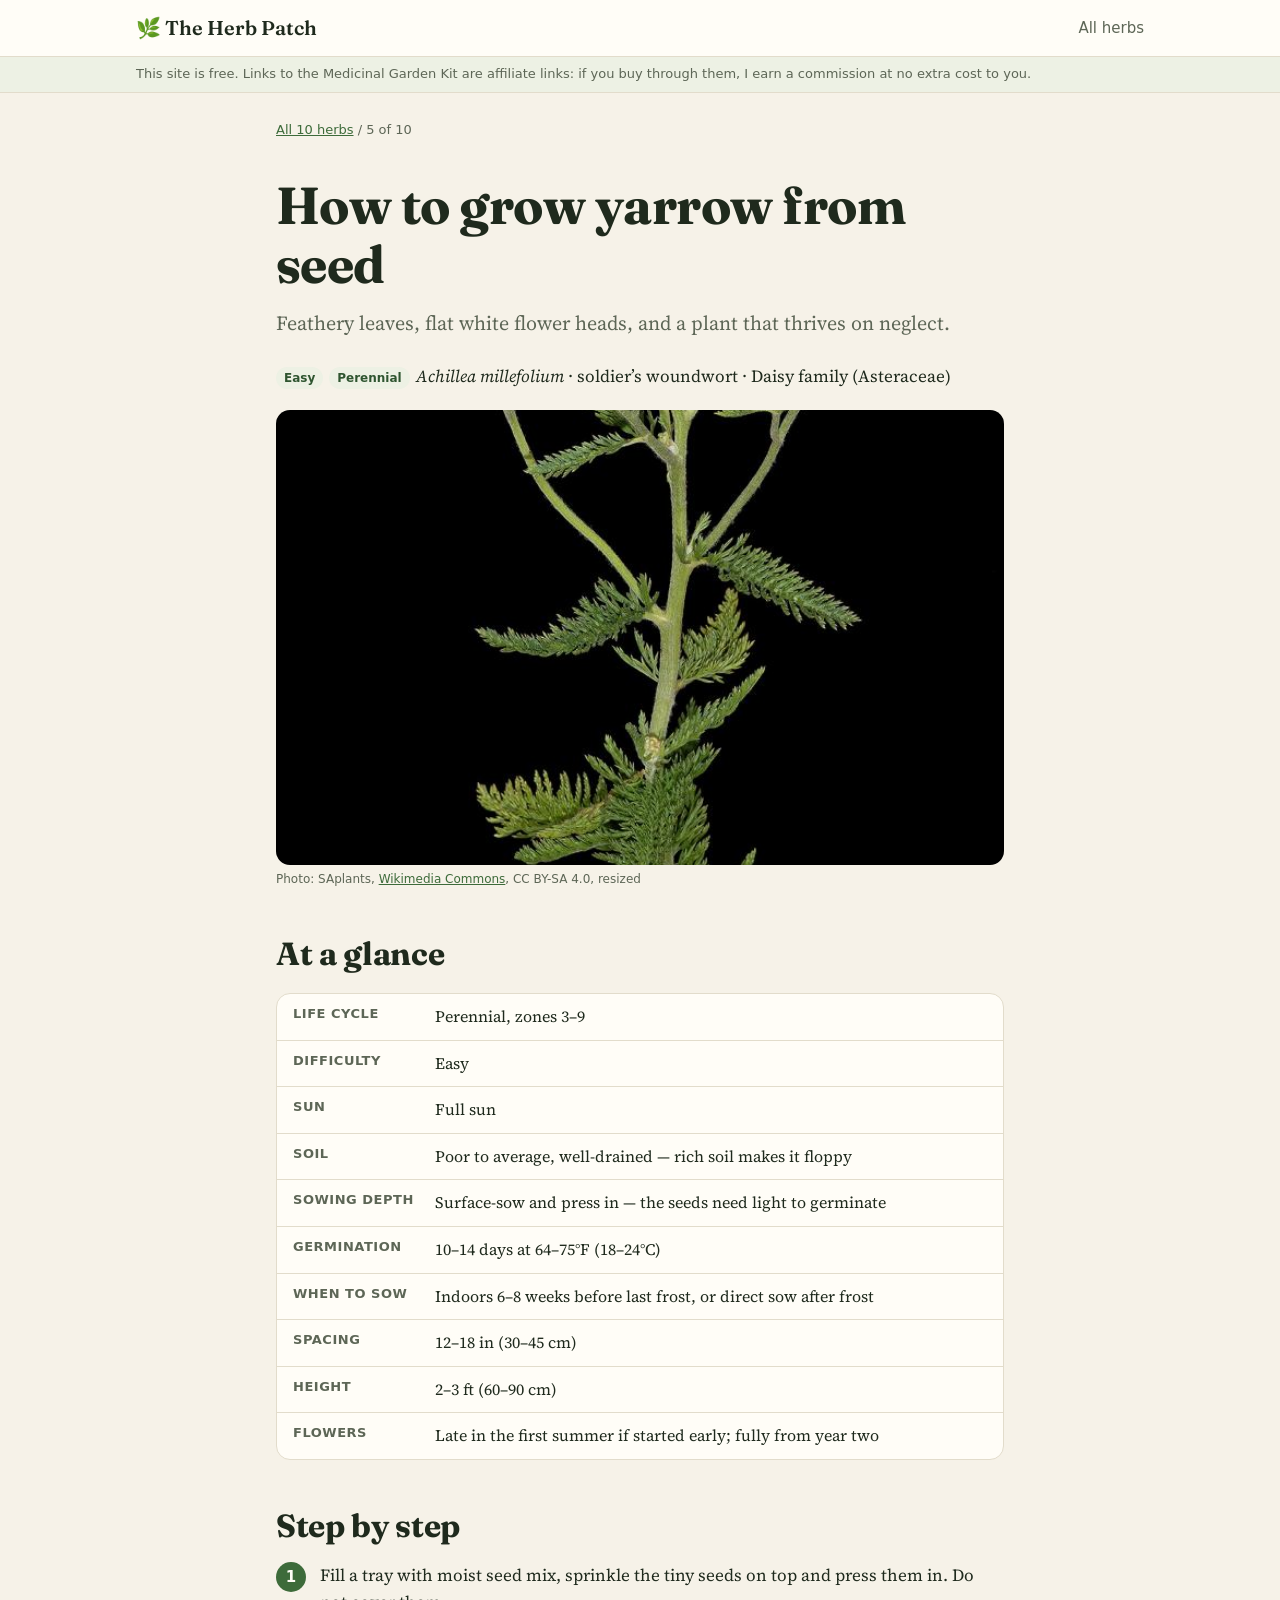
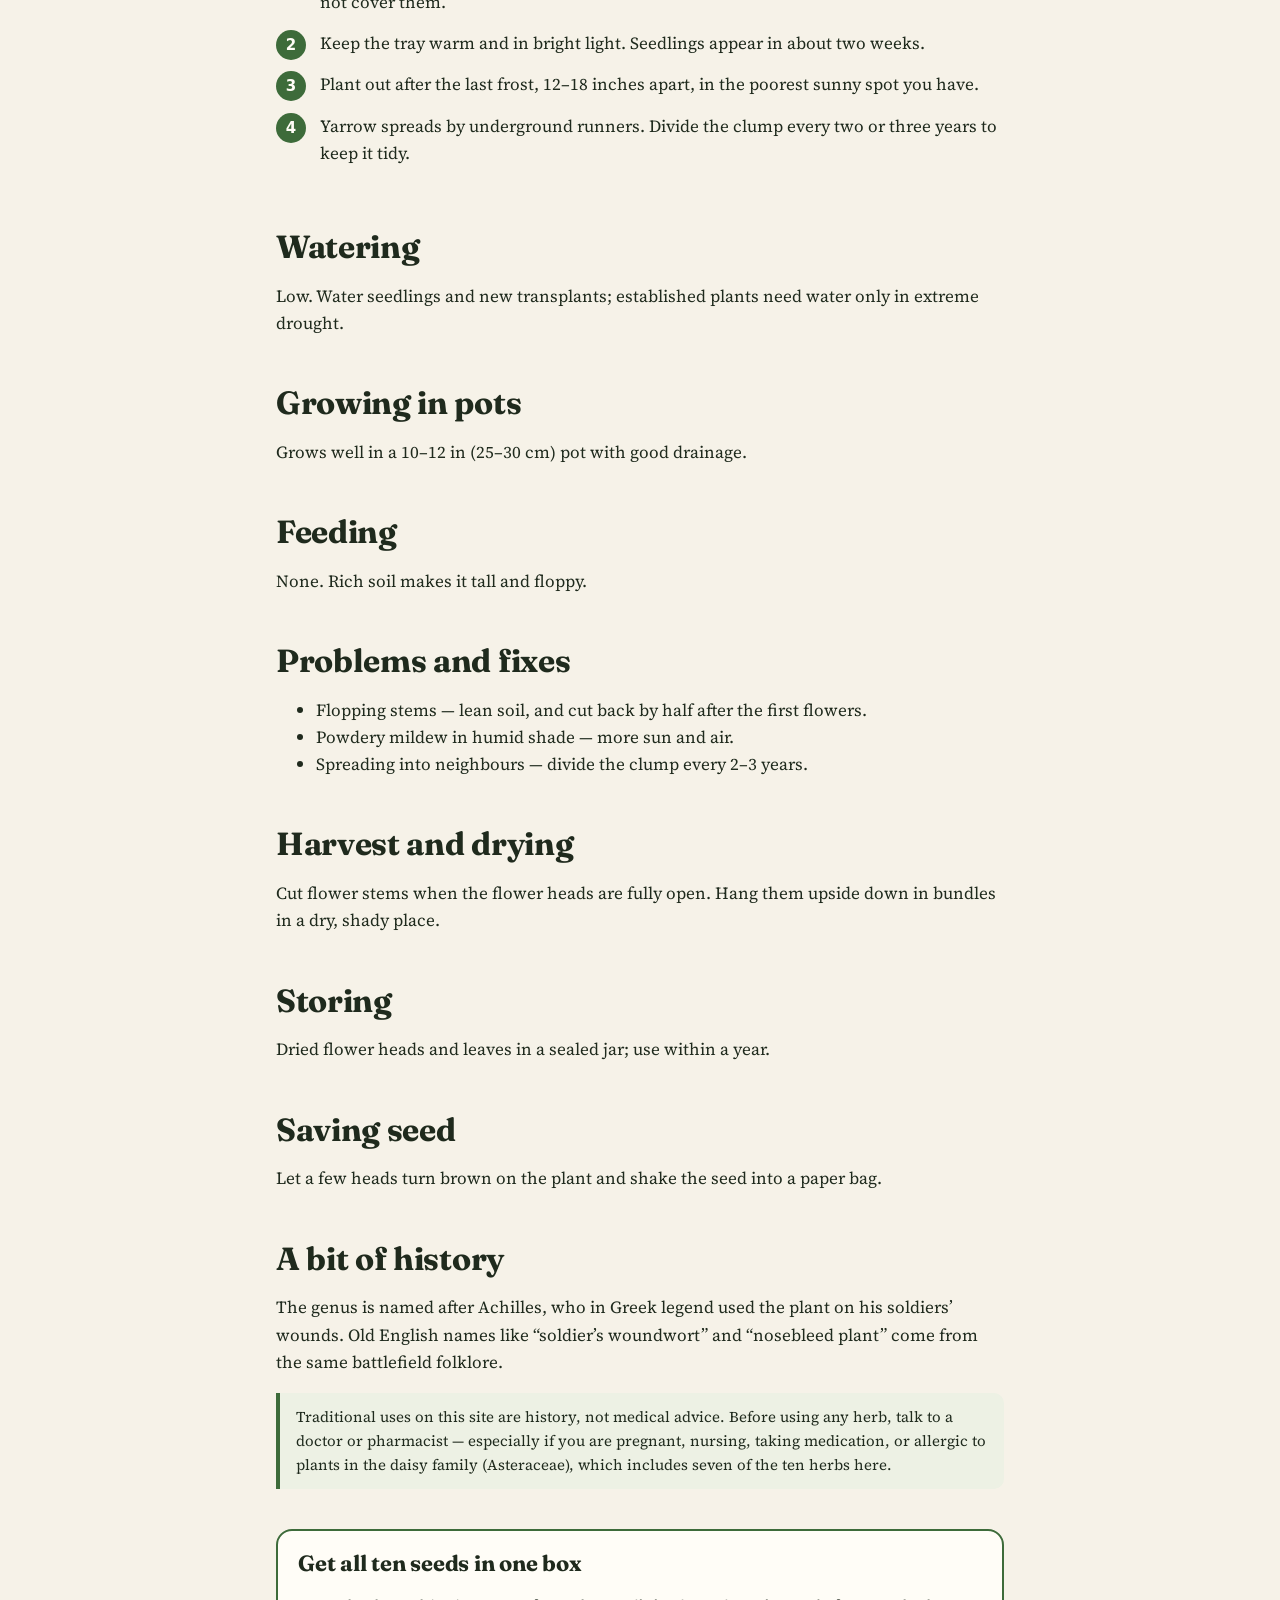
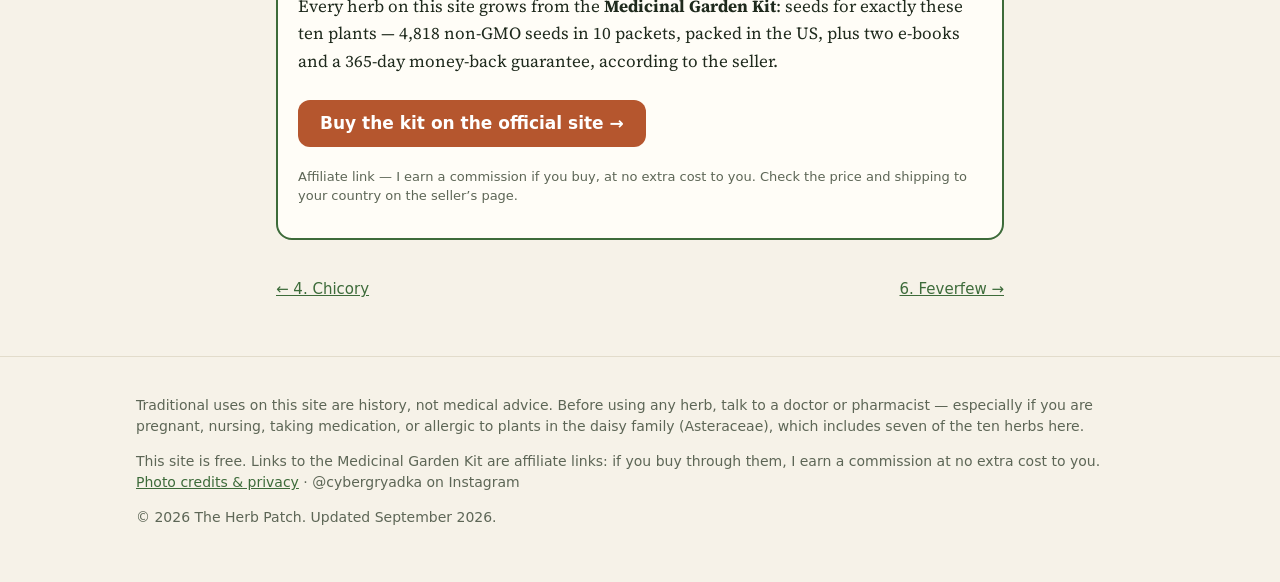
<file: yarrow/index.html>
<!doctype html><html lang="en"><head><meta charset="utf-8">
<meta name="viewport" content="width=device-width,initial-scale=1">
<title>How to Grow Yarrow from Seed — The Herb Patch</title><meta name="description" content="Yarrow (Achillea millefolium): sowing depth, germination, spacing, harvest and drying. Feathery leaves, flat white flower heads, and a plant that thrives on neglect.">
<meta property="og:title" content="How to Grow Yarrow from Seed — The Herb Patch"><meta property="og:description" content="Yarrow (Achillea millefolium): sowing depth, germination, spacing, harvest and drying. Feathery leaves, flat white flower heads, and a plant that thrives on neglect.">
<meta property="og:image" content="https://herbpatch.github.io/img/yarrow.jpg"><link rel="canonical" href="https://herbpatch.github.io/yarrow/"><meta property="og:type" content="website">
<link rel="icon" href="data:image/svg+xml,%3Csvg xmlns='http://www.w3.org/2000/svg' viewBox='0 0 32 32'%3E%3Cpath d='M16 29C9 22 7 12 16 3c9 9 7 19 0 26z' fill='%233d6b3a'/%3E%3Cpath d='M16 29V9' stroke='%23f6f2e8' stroke-width='1.6'/%3E%3C/svg%3E"><link rel="preconnect" href="https://fonts.googleapis.com"><link rel="preconnect" href="https://fonts.gstatic.com" crossorigin><link href="https://fonts.googleapis.com/css2?family=Fraunces:opsz,wght@9..144,600&family=Source+Serif+4:opsz,wght@8..60,400;8..60,600&display=swap" rel="stylesheet"><link rel="stylesheet" href="../style.css?v=8f6bfedd"></head><body>
<header class="top"><div class="wrap wide"><a class="brand" href=".././">🌿 The Herb Patch</a>
<nav class="top"><a href=".././#herbs">All herbs</a></nav></div></header>
<div class="disc"><div class="wrap wide">This site is free. Links to the Medicinal Garden Kit are affiliate links: if you buy through them, I earn a commission at no extra cost to you.</div></div>
<main class="wrap">
<p class="small" style="margin-top:28px"><a href="../">All 10 herbs</a> / 5 of 10</p>
<h1>How to grow yarrow from seed</h1>
<p class="lede">Feathery leaves, flat white flower heads, and a plant that thrives on neglect.</p>
<p><span class="tag">Easy</span><span class="tag">Perennial</span><em>Achillea millefolium</em> · soldier’s woundwort · Daisy family (Asteraceae)</p>
<figure><img class="hero-img" src="../img/yarrow.jpg" alt="Yarrow (Achillea millefolium) in flower" loading="eager"><figcaption>Photo: SAplants, <a href="https://commons.wikimedia.org/wiki/File:Achillea_millefolium_(bright).jpg" rel="noopener">Wikimedia Commons</a>, CC BY-SA 4.0, resized</figcaption></figure>
<h2>At a glance</h2><dl class="facts"><div><dt>Life cycle</dt><dd>Perennial, zones 3–9</dd></div><div><dt>Difficulty</dt><dd>Easy</dd></div><div><dt>Sun</dt><dd>Full sun</dd></div><div><dt>Soil</dt><dd>Poor to average, well-drained — rich soil makes it floppy</dd></div><div><dt>Sowing depth</dt><dd>Surface-sow and press in — the seeds need light to germinate</dd></div><div><dt>Germination</dt><dd>10–14 days at 64–75°F (18–24°C)</dd></div><div><dt>When to sow</dt><dd>Indoors 6–8 weeks before last frost, or direct sow after frost</dd></div><div><dt>Spacing</dt><dd>12–18 in (30–45 cm)</dd></div><div><dt>Height</dt><dd>2–3 ft (60–90 cm)</dd></div><div><dt>Flowers</dt><dd>Late in the first summer if started early; fully from year two</dd></div></dl>
<h2>Step by step</h2><ol class="steps"><li>Fill a tray with moist seed mix, sprinkle the tiny seeds on top and press them in. Do not cover them.</li><li>Keep the tray warm and in bright light. Seedlings appear in about two weeks.</li><li>Plant out after the last frost, 12–18 inches apart, in the poorest sunny spot you have.</li><li>Yarrow spreads by underground runners. Divide the clump every two or three years to keep it tidy.</li></ol>
<h2>Watering</h2><p>Low. Water seedlings and new transplants; established plants need water only in extreme drought.</p>
<h2>Growing in pots</h2><p>Grows well in a 10–12 in (25–30 cm) pot with good drainage.</p>
<h2>Feeding</h2><p>None. Rich soil makes it tall and floppy.</p>
<h2>Problems and fixes</h2><ul><li>Flopping stems — lean soil, and cut back by half after the first flowers.</li><li>Powdery mildew in humid shade — more sun and air.</li><li>Spreading into neighbours — divide the clump every 2–3 years.</li></ul>
<h2>Harvest and drying</h2><p>Cut flower stems when the flower heads are fully open. Hang them upside down in bundles in a dry, shady place.</p>
<h2>Storing</h2><p>Dried flower heads and leaves in a sealed jar; use within a year.</p>
<h2>Saving seed</h2><p>Let a few heads turn brown on the plant and shake the seed into a paper bag.</p>
<h2>A bit of history</h2><p>The genus is named after Achilles, who in Greek legend used the plant on his soldiers’ wounds. Old English names like “soldier’s woundwort” and “nosebleed plant” come from the same battlefield folklore.</p>
<p class="note">Traditional uses on this site are history, not medical advice. Before using any herb, talk to a doctor or pharmacist — especially if you are pregnant, nursing, taking medication, or allergic to plants in the daisy family (Asteraceae), which includes seven of the ten herbs here.</p>
<aside class="kit"><h3>Get all ten seeds in one box</h3>
<p>Every herb on this site grows from the <strong>Medicinal Garden Kit</strong>: seeds for exactly these ten plants —
4,818 non-GMO seeds in 10 packets, packed in the US, plus two e-books and a 365-day money-back guarantee, according to the seller.</p>
<a class="btn" href="https://www.digistore24.com/redir/379812/dol19sit875247/herb-yarrow" rel="sponsored nofollow noopener" target="_blank">Buy the kit on the official site →</a>
<p class="small">Affiliate link — I earn a commission if you buy, at no extra cost to you. Check the price and shipping to your
country on the seller’s page.</p></aside>
<div class="pn"><a href="../chicory/">← 4. Chicory</a><a href="../feverfew/">6. Feverfew →</a></div></main>
<footer><div class="wrap wide">
<p>Traditional uses on this site are history, not medical advice. Before using any herb, talk to a doctor or pharmacist — especially if you are pregnant, nursing, taking medication, or allergic to plants in the daisy family (Asteraceae), which includes seven of the ten herbs here.</p>
<p>This site is free. Links to the Medicinal Garden Kit are affiliate links: if you buy through them, I earn a commission at no extra cost to you. <a href="../about/">Photo credits &amp; privacy</a> · @cybergryadka on Instagram</p>
<p>© 2026 The Herb Patch. Updated September 2026.</p></div></footer><script>(function(){var ua=navigator.userAgent||"";if(!/Instagram|FBAN|FBAV|FB_IAB|FBIOS/i.test(ua))return;
var an=/Android/i.test(ua);
function ext(u){return"intent://"+u.replace(/^https?:\/\//,"")+"#Intent;scheme=https;S.browser_fallback_url="+encodeURIComponent(u)+";end"}
var b=document.createElement("div");b.className="iab";
if(an){b.innerHTML='You are in the Instagram browser. <a href="'+ext(location.href)+'">Open in your browser</a> for easier checkout.';
document.querySelectorAll('a[rel~="sponsored"]').forEach(function(a){a.href=ext(a.href)});
try{if(!sessionStorage.getItem("iab")){sessionStorage.setItem("iab","1");location.href=ext(location.href)}}catch(e){}}
else{var o=document.createElement("div");o.className="iab-ov";o.innerHTML='<div class="iab-arrow">&#8593;</div><h2>Open this page in your browser</h2><ol><li>Tap <b>&bull;&bull;&bull;</b> at the top right</li><li>Choose <b>&ldquo;Open in external browser&rdquo;</b></li></ol><p>Checkout is easier there.</p>';document.documentElement.style.overflow="hidden";document.body.appendChild(o);return}
document.body.insertBefore(b,document.body.firstChild);
})();</script></body></html>
</file>
<file: style.css>
:root{--bg:#f6f2e8;--card:#fffdf7;--ink:#1f2a1d;--muted:#5d6656;--line:#e2dccb;--green:#3d6b3a;--green-2:#2f5530;--accent:#b5562e;--tint:#edf1e4}
@media (prefers-color-scheme:dark){:root:not([data-theme="light"]){--bg:#151a14;--card:#1c231b;--ink:#e9ecdf;--muted:#a6ae9a;--line:#2f382d;--green:#8cbf7a;--green-2:#a5d392;--accent:#e08a5c;--tint:#222c20}}
*{box-sizing:border-box}html{-webkit-text-size-adjust:100%}
body{margin:0;background:var(--bg);color:var(--ink);font:17px/1.6 "Source Serif 4",Georgia,serif}
a{color:var(--green)}a:hover{color:var(--accent)}
.wrap{max-width:760px;margin:0 auto;padding:0 16px}
.wide{max-width:1040px}
header.top{border-bottom:1px solid var(--line);background:var(--card)}
header.top .wrap{display:flex;align-items:center;justify-content:space-between;height:56px}
.brand{white-space:nowrap;font:600 20px/1 "Fraunces",Georgia,serif;color:var(--ink);text-decoration:none;display:flex;gap:8px;align-items:center}
nav.top{white-space:nowrap}nav.top a{font:500 15px/1 system-ui,sans-serif;color:var(--muted);text-decoration:none;margin-left:16px}
.disc{font:13px/1.45 system-ui,sans-serif;color:var(--muted);background:var(--tint);border-bottom:1px solid var(--line);padding:8px 0}
h1,h2,h3{font-family:"Fraunces",Georgia,serif;line-height:1.15;letter-spacing:-.01em}
h1{font-size:clamp(32px,6vw,52px);margin:36px 0 12px}
h2{font-size:clamp(24px,4vw,32px);margin:48px 0 12px}
h3{font-size:20px;margin:0 0 6px}
.lede{font-size:20px;color:var(--muted);margin:0 0 24px}
.grid{display:grid;grid-template-columns:repeat(auto-fill,minmax(220px,1fr));gap:16px}
.card{background:var(--card);border:1px solid var(--line);border-radius:14px;overflow:hidden;text-decoration:none;color:var(--ink);display:flex;flex-direction:column}
.card img{width:100%;aspect-ratio:4/3;object-fit:cover;display:block}
.strip{display:grid;grid-template-columns:repeat(5,1fr);gap:6px;margin:0 0 8px}.strip img{width:100%;aspect-ratio:3/4;object-fit:cover;border-radius:10px;display:block}
.card .b{padding:12px 14px 16px}
.card .n{font:600 13px/1 system-ui,sans-serif;color:var(--accent);letter-spacing:.06em;text-transform:uppercase}
.card p{margin:6px 0 0;font-size:15px;color:var(--muted);line-height:1.45}
.tag{display:inline-block;font:600 12px/1 system-ui,sans-serif;padding:5px 8px;border-radius:99px;background:var(--tint);color:var(--green-2);margin-right:6px}
.facts{display:grid;grid-template-columns:1fr;gap:0;background:var(--card);border:1px solid var(--line);border-radius:14px;margin:20px 0;overflow:hidden}
.facts div{display:grid;grid-template-columns:130px 1fr;gap:12px;padding:10px 16px;border-top:1px solid var(--line);font-size:16px}
.facts div:first-child{border-top:0}
.facts dt{font:600 13px/1.5 system-ui,sans-serif;color:var(--muted);text-transform:uppercase;letter-spacing:.04em;margin:0}
.facts dd{margin:0}
.hero-img{width:100%;border-radius:14px;display:block;aspect-ratio:16/10;object-fit:cover}
figure{margin:20px 0}figcaption{font:12px/1.4 system-ui,sans-serif;color:var(--muted);margin-top:6px}
ol.steps{padding-left:0;list-style:none;counter-reset:s}
ol.steps li{counter-increment:s;position:relative;padding:0 0 14px 44px}
ol.steps li:before{content:counter(s);position:absolute;left:0;top:0;width:30px;height:30px;border-radius:50%;background:var(--green);color:var(--card);font:600 15px/30px system-ui,sans-serif;text-align:center}
.note{background:var(--tint);border-left:4px solid var(--green);padding:12px 16px;border-radius:0 10px 10px 0;font-size:15px}
.kit{background:var(--card);border:2px solid var(--green);border-radius:16px;padding:20px;margin:40px 0}
.chapter{margin-top:40px}.kicker{font:600 12px/1 system-ui,sans-serif;letter-spacing:.1em;text-transform:uppercase;color:var(--accent);margin-bottom:6px}
.box{background:var(--tint);border-left:4px solid var(--green);padding:12px 16px;border-radius:0 10px 10px 0;margin:12px 0;font-size:16px}
.warn{border-left-color:var(--accent)}
main table{border-collapse:collapse;width:100%;font:14px/1.4 system-ui,sans-serif;margin:12px 0;background:var(--card)}
main th,main td{border-bottom:1px solid var(--line);padding:8px 10px;text-align:left;vertical-align:top}main th{background:var(--tint)}
.iab{position:sticky;top:0;z-index:9;background:var(--accent);color:#fff;font:600 14px/1.4 system-ui,sans-serif;padding:10px 16px;text-align:center}.iab a{color:#fff}.iab-ov{position:fixed;inset:0;z-index:99;background:#1f2a1d;color:#fff;display:flex;flex-direction:column;justify-content:center;padding:32px 28px;font:19px/1.45 system-ui,sans-serif}.iab-ov h2{font:600 32px/1.15 "Fraunces",Georgia,serif;margin:0 0 20px;color:#fff}.iab-ov ol{padding-left:24px;margin:0 0 14px}.iab-ov li{margin:0 0 10px}.iab-ov p{margin:0;color:#cfd6c4}.iab-ov .iab-arrow{top:6px;right:10px;width:46px;text-align:center;font-size:64px;color:#f0b48a;animation-name:iabu}@keyframes iabu{0%,100%{transform:translateY(0)}50%{transform:translateY(-12px)}}.iab-ios{padding-right:60px;text-align:left}.iab-arrow{position:absolute;right:12px;top:4px;font:700 34px/1 system-ui,sans-serif;animation:iabp 1s ease-in-out infinite}@keyframes iabp{0%,100%{transform:translate(0,0)}50%{transform:translate(5px,-9px)}}@keyframes iabf{0%,100%{opacity:1}50%{opacity:.35}}@media (prefers-reduced-motion:reduce){.iab-arrow{animation:iabf 1s ease-in-out infinite}}
.kit h3{font-size:22px}
.kit ul{padding-left:20px;margin:8px 0 12px}
.btn{display:inline-block;background:var(--accent);color:#fff;text-decoration:none;font:600 17px/1 system-ui,sans-serif;padding:15px 22px;border-radius:12px;margin:8px 0}
.btn:hover{color:#fff;filter:brightness(1.08)}
.small{font:13px/1.45 system-ui,sans-serif;color:var(--muted)}
.pn{display:flex;justify-content:space-between;gap:12px;margin:40px 0;font:500 15px/1.3 system-ui,sans-serif}
.cols{display:grid;grid-template-columns:repeat(auto-fit,minmax(220px,1fr));gap:16px}
.cols>div{background:var(--card);border:1px solid var(--line);border-radius:14px;padding:16px}
.cols ul{margin:8px 0 0;padding-left:18px}
footer{border-top:1px solid var(--line);margin-top:56px;padding:24px 0 40px;font:14px/1.5 system-ui,sans-serif;color:var(--muted)}
@media (max-width:520px){.facts div{grid-template-columns:1fr;gap:2px}nav.top a{margin-left:10px;font-size:14px}.brand{font-size:17px;gap:5px}body{font-size:16.5px}}
</file>
